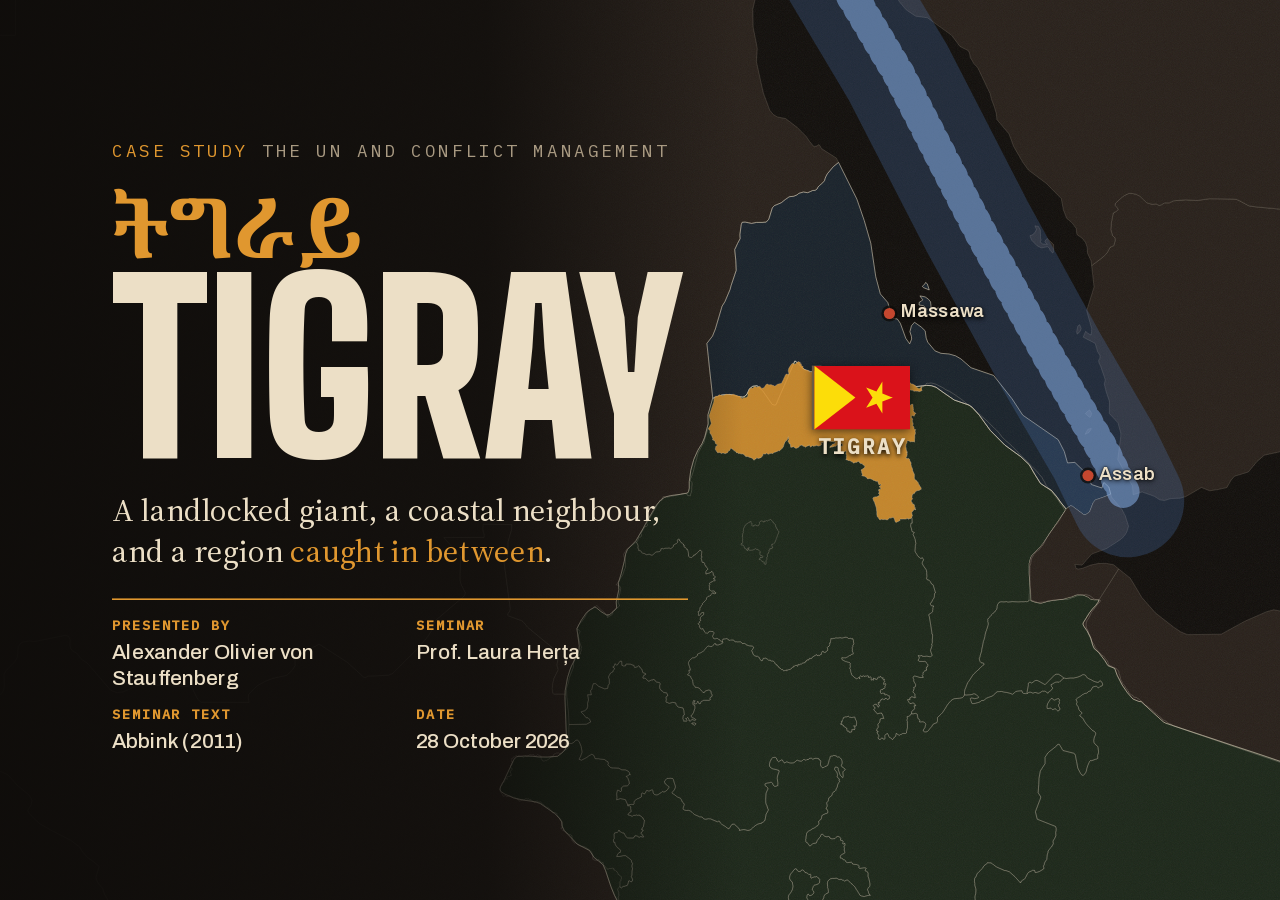
<file: index.html>
<!doctype html>
<html lang="en">
<head>
<meta charset="utf-8">
<meta name="viewport" content="width=device-width,initial-scale=1,viewport-fit=cover">
<title>Tigray — A Landlocked Giant</title>
<link rel="stylesheet" href="css/deck.css?v=1793143483">
<link rel="stylesheet" href="css/scene.css?v=1793198971">
</head>
<body>
<div id="viewport">
<div id="stage">
  <svg id="geo"></svg>
  <svg id="ink"></svg>
  <div id="layer"></div>
  <div id="grain"></div>
  <div id="rewind"><span>◀◀ 1889</span></div>

  <!-- PROLOGUE -->
  <section class="slide narrow cover" id="cover" data-title="Cover" data-at="0.0" data-hud="off">
    <div class="eyebrow"><span>Case study</span><span class="act">The UN and Conflict Management</span></div>
    <div class="titleblock">
      <div class="geez">ትግራይ</div>
      <h1>Tigray</h1>
    </div>
    <p class="sub">A landlocked giant, a coastal neighbour, and a region <em>caught in between</em>.</p>
    <div class="meta">
      <div><span>Presented by</span><b data-cfg="presenter"></b></div>
      <div><span>Seminar</span><b>Prof. Laura Herța</b></div>
      <div><span>Seminar text</span><b>Abbink (2011)</b></div>
      <div><span>Date</span><b data-cfg="date"></b></div>
    </div>
    <script type="application/json" class="scene">[
      {"reset":true,"view":[[33.2,8.6],[45.6,18.4]],"frame":"right","regions":1,"countries":{"Ethiopia":"fed","Eritrea":"eri"},"fillOpacity":0.16,"regionFill":{"Tigray":"tig"},"regionOpacity":0.9,"sea":true,"dim":0.05,
       "flags":[{"key":"tigray","at":[39.0,13.75],"big":true,"text":"Tigray"}],"markers":["assab","massawa"]}
    ]</script>
    <aside class="notes">
      The cover. Leave it on screen while people sit down; say nothing yet, or just your name and the course.
      First click goes to the cold open (23 September 2026).
    </aside>
  </section>

  <section class="slide cold bottom" id="cold" data-at="0.0" data-title="Cold open · 23 Sep 2026" data-hud="off">
    <div class="date">23 September 2026</div>
    <div class="line">Fighting resumes in northern Ethiopia.</div>
    <div class="line step dim">Airports in Axum, Shire and Mekelle are seized.</div>
    <div class="line step ochre">Four years after a peace deal.</div>
    <script type="application/json" class="scene">[
      {"view":"tigray","frame":"right2","regions":1,"zones":1,"regionFill":{"Tigray":"tig"},"regionOpacity":0.35,"year":"2026","markers":["mekelle","axum","shire"],"booms":["mekelle"]},
      {"booms":["mekelle","axum","shire"],"pulse":["mekelle","axum","shire"]},
      {"booms":["mekelle","axum","shire",{"at":"alamata","size":0.8}],"markers":["mekelle","axum","shire","alamata"]}
    ]</script>
    <aside class="notes">
      The date and Tigray are on screen from the start.
      SAY: "Twenty-third of September, this year. Fighting resumes in northern Ethiopia." (click) "The airports in Axum, Shire and Mekelle are seized." (click) "Four years after a peace deal that was supposed to end it."
      Pause on the explosions. "This is Tigray. And this is the second war here in six years."
    </aside>
  </section>

  <section class="slide narrow" id="route" data-at="1.0" data-title="The route">
    <div class="eyebrow"><span>Prologue</span><span class="act">The route</span></div>
    <h2>The route</h2>
    <div class="ulist route">
      <div class="r"><span class="y">1</span><p><b>The map</b>: three dilemmas</p></div>
      <div class="r"><span class="y">2</span><p><b>How we got here</b>: 1889 – 2018</p></div>
      <div class="r"><span class="y">3</span><p><b>2018</b>: the centre moves</p></div>
      <div class="r"><span class="y">4</span><p><b>War</b>: 2020 – 2022</p></div>
      <div class="r"><span class="y">5</span><p><b>Pretoria</b>: who sat, who did not</p></div>
      <div class="r"><span class="y">6</span><p><b>After Pretoria</b>: up to today</p></div>
      <div class="r"><span class="y">7</span><p><b>The pattern</b></p></div>
      <div class="r"><span class="y">8</span><p><b>The region</b>: who wants what</p></div>
      <div class="r"><span class="y">9</span><p><b>Conclusions</b>: an open question</p></div>
    </div>
    <script type="application/json" class="scene">[
      {"reset":true,"view":"horn","frame":"right","focus":["Ethiopia","Eritrea","Djibouti","Somalia","Somaliland","Sudan","Yemen"],"countries":{"Ethiopia":"fed","Eritrea":"eri"},"fillOpacity":0.25,"dim":0.35}
    ]</script>
    <aside class="notes">
      Thesis first, then the route in twenty seconds. Do not read the list.
      SAY: "Tigray, ትግራይ in Ge'ez script. My seminar text is Jon Abbink's 2011 article on ethnic federalism.
      My thesis in one sentence: the war in Tigray cannot be understood as a domestic war. Tigray sits exactly where three problems meet: a state of many nations, a giant that lost its sea, and a neighbour it does not trust.
      Nine short parts. First the map and three dilemmas. Then history: how we got here. Then 2018, the war, Pretoria, and what came after, up to this month. Then I name the pattern, I widen the camera to the region, and I end with a question rather than a solution."
    </aside>
  </section>

  <section class="slide narrow" id="board" data-at="1.4" data-title="The board">
    <div class="eyebrow"><span>Part 1</span><span class="act">The map</span></div>
    <h2>The Horn<br>of Africa</h2>
    <p class="lede step"><em>Ethiopia</em>: 130 million people. No coast since 1993.</p>
    <p class="lede step"><em>Eritrea</em>: about 3.5 million. The whole coast, with <em>Assab</em> and <em>Massawa</em>.</p>
    <p class="lede step"><em>Tigray</em>: Ethiopia's northern region, 6 million, wedged between Eritrea and Sudan.</p>
    <div class="vo step" data-s="4">Across the water: the <b>Red Sea</b>, about 12% of world trade.</div>
    <script type="application/json" class="scene">[
      {"reset":true,"view":"horn","frame":"right","focus":["Ethiopia","Eritrea","Djibouti","Somalia","Somaliland","Sudan","S. Sudan","Kenya","Yemen","Saudi Arabia","Egypt"],"polys":[{"id":"houthi","hatch":"hou"}],
       "flags":[{"key":"ethiopia","at":[37.2,7.3],"big":true,"text":"Ethiopia"},{"key":"eritrea","at":[37.3,16.7],"text":"Eritrea"},{"key":"sudan","at":[32.5,13.0],"text":"Sudan"},{"key":"somalia","at":[45.6,4.5],"text":"Somalia"},{"key":"somaliland","at":[46.9,9.6],"text":"Somaliland"},{"key":"yemen","at":[47.3,15.2],"text":"Yemen"},{"key":"houthi","at":[43.9,16.2],"text":"Houthis"},{"key":"djibouti","at":[42.6,11.3],"text":"Djibouti"},{"key":"saudi","at":[44.5,21.5],"text":"Saudi Arabia"}]},
      {"countries":{"Ethiopia":"fed"},"fillOpacity":0.4},
      {"countries":{"Ethiopia":"fed","Eritrea":"eri"},"markers":["assab","massawa"],"pulse":["assab","massawa"]},
      {"pulse":[],"regions":1,"regionFill":{"Tigray":"tig"},"regionOpacity":0.85,"markers":["mekelle","addis","assab","massawa"]},
      {"sea":true,"arrows":[{"id":"trade","from":[33.0,27.5],"to":[44.2,11.9],"kind":"support","color":"sky","bend":0.08,"label":"Suez ⇄ Asia","labelAt":0.3}]}
    ]</script>
    <aside class="notes">
      Three actors, one sea. Say the numbers slowly.
      SAY: "Ethiopia: about 130 million people, the second most populous country in Africa. Since 1993 it has no coast at all.
      Eritrea: about three and a half million, nobody knows exactly because there has never been a census. It holds the whole coast, about a thousand kilometres, with two ports: Assab in the south and Massawa in the north.
      Tigray: Ethiopia's northern region, about six million people, wedged between Eritrea and Sudan.
      And across the water, the Red Sea, from Suez to Bab el-Mandeb, about 12% of world trade. Remember the blue line. Every time it lights up, the sea is the reason."
    </aside>
  </section>

  <section class="slide narrow" id="nations" data-at="2.1" data-title="Dilemma 1 · one state or many nations?" data-cycle>
    <div class="disclaimer">Bubbles paraphrase public positions · source under each · photos: Wikimedia Commons</div>
    <div class="eyebrow"><span>Part 1</span><span class="act">Dilemma 1</span></div>
    <h2>One state,<br>many nations?</h2>
    <p class="lede step"><em>Over 80 peoples</em>. Oromo ~35%, Amhara ~27%, Somali and Tigrayans ~6% each.</p>
    <p class="lede step">Since 1991 every region is an ethnic <em>homeland</em>, with its own government and police.</p>
    <p class="lede step">The question is old: students asked it in <em>1969</em>. Every regime answered it by force.</p>
    <div class="vo step" data-s="4">Whoever holds the centre <b>holds the state</b>.</div>
    <script type="application/json" class="scene">[
      {"reset":true,"view":"ethiopia","frame":"right","regions":1,"regionOpacity":0.15,
       "cycle":{"n":"Dilemma 1","title":"a state of many nations","on":[1],"now":1}},
      {"regionFill":{"Tigray":"tig","Amhara":"amh","Oromia":"lichen","Somali":"sky","Afar":"gold","SNNPR":"rose","Beneshangul Gumu":"teal","Gambela":"violet"},"regionOpacity":0.55,
       "labels":[{"text":"Oromo ~35%","at":[38.6,7.6]},{"text":"Amhara ~27%","at":[38.0,11.3]},{"text":"Somali ~6%","at":[43.8,7.0]},{"text":"Tigrayans ~6%","at":[38.9,13.8]}]},
      {"labels":[{"text":"Tigray","at":[38.9,13.8]},{"text":"Afar","at":[40.9,12.2]},{"text":"Amhara","at":[38.0,11.3]},{"text":"Oromia","at":[38.6,7.6]},{"text":"Somali","at":[43.8,7.0]},{"text":"SNNP","at":[36.6,6.3]}]},
      {"labels":[],"tokens":[{"id":"walleligne","at":"addis"}],
       "bubbles":[{"who":"walleligne","text":"Ethiopia is not really one nation. It is made up of a dozen nationalities.","src":"Walleligne Makonnen, 'On the Question of Nationalities in Ethiopia', 1969 (paraphrase)","pos":"bottom","w":360}]},
      {"bubbles":[],"tokens":[],"regionOpacity":0.75}
    ]</script>
    <aside class="notes">
      Dilemma 1. Introduce the box in the corner: "we collect four conditions as we go".
      SAY: "First dilemma: is Ethiopia one state, or a conglomerate of nations? More than eighty peoples. In the last census, 2007, the Oromo were about 35%, the Amhara about 27%, Somali and Tigrayans about 6% each.
      Since 1991 the map follows ethnicity: each region is the homeland of one people, with its own government and its own police.
      The question is old. In 1969 a student, Walleligne Makonnen, wrote that Ethiopia was not one nation but a dozen nationalities: 'the national question'. Every regime since answered it by force: the emperor by assimilation, the military junta by terror, the TPLF by ethnic federalism.
      The consequence: whoever holds the centre holds the state, and the others wait, or rebel. Watch the box in the corner: this is the first of four conditions we will collect."
    </aside>
  </section>

  <section class="slide narrow" id="landlocked" data-at="3.0" data-title="Dilemma 2 · a giant without a sea" data-cycle>
    <div class="disclaimer">Bubbles paraphrase public positions · source under each · photos: Wikimedia Commons</div>
    <div class="eyebrow"><span>Part 1</span><span class="act">Dilemma 2</span></div>
    <h2>A giant<br>without a sea</h2>
    <p class="lede step">1993: Eritrea's independence takes <em>the whole coast</em>.</p>
    <p class="lede step">Today over <em>90%</em> of Ethiopia's trade runs through one port: <em>Djibouti</em>.</p>
    <p class="lede step">One corridor, high fees, no leverage: the sea becomes a <em>security</em> question.</p>
    <script type="application/json" class="scene">[
      {"reset":true,"view":"hornN","frame":"right","countries":{"Ethiopia":"fed"},"fillOpacity":0.3,
       "cycle":{"n":"Dilemma 2","title":"a giant without a sea","on":[1,2],"now":2}},
      {"countries":{"Ethiopia":"fed","Eritrea":"eri"},"fillOpacity":0.35,"sea":true,"markers":["assab","massawa"],"pulse":["assab","massawa"]},
      {"pulse":["djibouti"],"markers":["addis","djibouti","assab","massawa"],
       "arrows":[{"id":"dj","from":"addis","to":"djibouti","kind":"support","color":"gold","width":5,"label":"90% of trade","labelAt":0.5,"bend":-0.1}]},
      {"pulse":[],"tokens":[{"id":"abiy","at":"addis"}],
       "bubbles":[{"who":"abiy","text":"Sea access is a legal, historical and existential question.","src":"Abiy, parliament, Oct 2025","pos":"top","w":330}]},
      {"bubbles":[]}
    ]</script>
    <aside class="notes">
      Dilemma 2, from Woldemariam (HORN Bulletin, Jan–Feb 2026), the landlocked-state lens.
      SAY: "Second dilemma: a giant without a sea. In 1993 Eritrea became independent and took the whole coast with it.
      Today more than 90% of Ethiopia's foreign trade goes through one port, Djibouti. Woldemariam lists what that means: high logistics costs, exposure to one single corridor, and no leverage over the fees.
      So port access stops being a trade issue and becomes a core national security issue. Abiy says it openly: sea access is a 'legal, historical and existential' question. That is condition two in the box."
    </aside>
  </section>

  <section class="slide narrow" id="threeways" data-at="3.7" data-title="How landlocked states think" data-cycle>
    <div class="eyebrow"><span>Part 1</span><span class="act">How landlocked states think</span></div>
    <h2>Three ways<br>to think</h2>
    <div class="dossier">
      <div class="row step"><div class="k">1 · Vulnerability</div><p>The neighbour with the port holds your <em>lifeline</em>. Every closure is a threat.</p></div>
      <div class="row step"><div class="k">2 · Adaptation</div><p>Many partners, many ports: Djibouti, Berbera, Port Sudan, Assab.</p></div>
      <div class="row step"><div class="k">3 · Interdependence</div><p>Shared corridors and rules, so that <em>no single neighbour</em> can close the door.</p></div>
    </div>
    <div class="vo step" data-s="4">Switzerland, Botswana: <b>rules</b>. Afghanistan, Armenia: <b>isolation</b>.</div>
    <script type="application/json" class="scene">[
      {"reset":true,"view":[[33,6],[49,20.5]],"frame":"right","countries":{"Ethiopia":"fed"},"fillOpacity":0.3,"sea":true,"markers":["addis"],
       "cycle":{"n":"Dilemma 2","title":"how a landlocked state thinks","on":[1,2]}},
      {"markers":["addis","djibouti"],"pulse":["djibouti"],
       "arrows":[{"id":"dj","from":"addis","to":"djibouti","kind":"support","color":"gold","width":5,"bend":-0.1}]},
      {"pulse":[],"markers":["addis","djibouti","berbera","portsudan","assab"],
       "arrows":[{"id":"dj","from":"addis","to":"djibouti","kind":"support","color":"gold","width":5,"bend":-0.1},{"id":"b","from":"addis","to":"berbera","kind":"move","color":"gold","bend":0.12},{"id":"p","from":"addis","to":"portsudan","kind":"move","color":"gold","bend":-0.1},{"id":"a","from":"addis","to":"assab","kind":"claim","color":"oxide","bend":-0.18}]},
      {"arrows":[{"id":"dj","from":"addis","to":"djibouti","kind":"support","color":"sky","width":4,"bend":-0.1},{"id":"a","from":"addis","to":"assab","kind":"support","color":"sky","width":4,"bend":-0.18},{"id":"b","from":"addis","to":"berbera","kind":"support","color":"sky","width":4,"bend":0.12}],
       "labels":[{"text":"shared corridors?","at":[43.4,8.2],"color":"sky"}]},
      {}
    ]</script>
    <aside class="notes">
      The framework of the article: Mahdi (2021), "Security and foreign policy of landlocked states", as used by Woldemariam (2026, pp. 2–3).
      SAY: "How does a state without a sea think? Woldemariam uses a framework by Mahdi, with three structural conditions.
      One, vulnerability: you depend on a transit neighbour; whoever has the port holds your lifeline, so every closure feels like a threat.
      Two, adaptation: you diversify, many partners, many ports. Ethiopia has tried Djibouti, Berbera in Somaliland, Port Sudan, Lamu in Kenya, and Assab.
      Three, interdependence: you build shared corridors and rules, so that no single neighbour can close the door.
      The comparisons in the article: Switzerland and Botswana made it work through institutions and interdependence. Afghanistan and Armenia show the other path: instability at home and nationalist narratives, which deepen vulnerability and isolation.
      Keep the question for later: which path is Ethiopia on?"
    </aside>
  </section>

  <section class="slide narrow" id="twostates" data-at="4.5" data-title="Two states, two logics">
    <div class="eyebrow"><span>Part 1</span><span class="act">Ethiopia and Eritrea</span></div>
    <h2>Two logics</h2>
    <table class="vs">
      <tr><th></th><th>Ethiopia</th><th>Eritrea</th></tr>
      <tr class="step"><td class="k">People</td><td>130 million</td><td>about 3.5 million</td></tr>
      <tr class="step"><td class="k">Sea</td><td>none</td><td>the whole coast</td></tr>
      <tr class="step"><td class="k">Regime</td><td>a federation; Abiy's party dominates</td><td>one party, no national election, Isaias since 1991</td></tr>
      <tr class="step"><td class="k">Logic</td><td>many partners, trade, integration</td><td>security first; the ports are leverage</td></tr>
    </table>
    <div class="vo step" data-s="5">For Ethiopia the coast is a <b>lifeline</b>. For Eritrea it is <b>leverage</b>.</div>
    <script type="application/json" class="scene">[
      {"reset":true,"view":"hornN","frame":"right","countries":{"Ethiopia":"fed","Eritrea":"eri"},"fillOpacity":0.15},
      {"fillOpacity":0.4},
      {"sea":true,"markers":["assab","massawa"],"pulse":["assab","massawa"]},
      {"pulse":[],"tokens":[{"id":"abiy","at":"addis"},{"id":"isaias","at":"asmara"}]},
      {"arrows":[{"id":"dj","from":"addis","to":"djibouti","kind":"support","color":"gold","bend":-0.1}],"markers":["assab","massawa","djibouti"]},
      {"tokens":[{"id":"isaias","at":"asmara"}]}
    ]</script>
    <aside class="notes">
      The asymmetry, row by row (Woldemariam 2026, pp. 4–7).
      SAY: "Two states, two logics. People: 130 million against about three and a half. Sea: none against the whole coast.
      Regime: Ethiopia is a federation with real bureaucracies, even if Abiy's Prosperity Party dominates. Eritrea is a one-party state; there has never been a national election; Isaias Afwerki has ruled since 1991, decisions are personal.
      Logic: Ethiopia looks for many partners, trade and regional integration. Eritrea thinks security first; Woldemariam calls it securitised and zero-sum. Its ports are its leverage, the one card that compensates for being small. Opening them fully would also mean transparency and economic opening, a risk for the regime.
      So: for Ethiopia the coast is a lifeline. For Eritrea it is leverage."
    </aside>
  </section>

  <section class="slide narrow" id="mistrust" data-at="5.3" data-title="Dilemma 3 · built-in mistrust" data-cycle>
    <div class="eyebrow"><span>Part 1</span><span class="act">Dilemma 3</span></div>
    <h2>Built-in<br>mistrust</h2>
    <p class="lede step"><span class="k">Asmara remembers</span>Annexation in 1962, thirty years of war, the border war of 1998.</p>
    <p class="lede step"><span class="k">Addis fears</span>An Eritrea that arms its rebels and holds the door to the sea.</p>
    <p class="lede step"><span class="k">The trap</span>Each side reads the other's defence as an attack.</p>
    <div class="vo step" data-s="4">Every peace so far was made <b>between leaders, not institutions</b>.</div>
    <script type="application/json" class="scene">[
      {"reset":true,"view":"hornN","frame":"right","countries":{"Ethiopia":"fed","Eritrea":"eri"},"fillOpacity":0.25,
       "tokens":[{"id":"abiy","at":"addis"},{"id":"isaias","at":"asmara"}],
       "cycle":{"n":"Dilemma 3","title":"a neighbour it cannot trust","on":[1,2,3],"now":3}},
      {"tokens":[{"id":"abiy","at":"addis"},{"id":"isaias","at":"asmara","glow":true}],"labels":[{"text":"1962 · 1961–91 · 1998","at":[38.4,17.2],"color":"eri"}]},
      {"labels":[],"tokens":[{"id":"abiy","at":"addis","glow":true},{"id":"isaias","at":"asmara"}],"markers":["assab"],"pulse":["assab"],
       "arrows":[{"id":"rb","from":"asmara","to":[38.0,12.0],"kind":"support","color":"eri","label":"rebels","labelAt":0.6,"bend":0.2}]},
      {"arrows":[],"pulse":[],"links":[{"a":"abiy","b":"isaias","kind":"enemy","label":"mistrust"}]},
      {}
    ]</script>
    <aside class="notes">
      Dilemma 3 (Woldemariam 2026, pp. 5 and 7–8: misperception, proxy politics, historical memory).
      SAY: "Third dilemma: a neighbour Ethiopia cannot trust, and who cannot trust Ethiopia.
      Asmara remembers: the annexation of 1962, thirty years of war against Ethiopian regimes, and the border war of 1998 under a Tigrayan-led government.
      Addis fears: an Eritrea that arms Ethiopian rebels, and that holds the door to the sea.
      The trap, in the article's words: misperception. Each side reads the other's defensive moves as aggression. When Ethiopia looks for ports, Asmara sees encirclement; when Asmara builds alliances, Addis sees revisionism.
      And every peace so far was personal, between leaders, without joint commissions or legal guarantees. That is condition three."
    </aside>
  </section>

  <section class="slide narrow" id="hinge" data-at="6.0" data-title="Why Tigray?" data-cycle>
    <div class="eyebrow"><span>Part 1</span><span class="act">Where Tigray fits</span></div>
    <h2>Why<br>Tigray?</h2>
    <p class="lede step" data-s="1" data-u="2"><span class="k">The frontier</span>The central border with Eritrea runs along Tigray: <em>Badme, Zalambessa, Irob</em>.</p>
    <p class="lede step" data-s="2" data-u="3"><span class="k">The back door</span>Its west touches <em>Sudan</em>: farmland, refugees, guns.</p>
    <p class="lede step" data-s="3" data-u="4"><span class="k">The army</span>The TPLF ruled Ethiopia for 27 years and still has <em>its own army</em>.</p>
    <p class="lede step" data-s="4"><span class="k">The enemy</span>For Asmara, an armed TPLF is not a party. It is an <em>existential threat</em>.</p>
    <div class="vo step" data-s="5">Tigray sits on <b>all three dilemmas</b> at once.</div>
    <script type="application/json" class="scene">[
      {"reset":true,"view":"border","frame":"right","regions":1,"zones":1,"regionFill":{"Tigray":"tig"},"regionOpacity":0.45,"countries":{"Eritrea":"eri"},"fillOpacity":0.25,
       "cycle":{"n":"Tigray","title":"where the dilemmas meet","on":[1,2,3]}},
      {"markers":["badme","zalambessa","irob","mekelle"],"pulse":["badme","zalambessa","irob"]},
      {"pulse":["humera"],"markers":["humera","mekelle"],"zoneHatch":{"Western":"amh"},"labels":[{"text":"Sudan","at":[35.9,14.4],"color":"sand"}]},
      {"pulse":[],"zoneHatch":{},"labels":[],"markers":["mekelle"],"tokens":[{"id":"tplf","at":"mekelle"}]},
      {"tokens":[{"id":"tplf","at":"mekelle"},{"id":"isaias","at":"asmara"}],"links":[{"a":"isaias","b":"tplf","kind":"enemy","label":"existential"}]},
      {}
    ]</script>
    <aside class="notes">
      Position Tigray in the picture. One reason per click.
      SAY: "So why does Tigray matter so much? Four reasons.
      The frontier: the central stretch of the Ethiopia–Eritrea border runs along Tigray: Badme, Zalambessa, Irob. Every border war is fought here.
      The back door: in the west, Tigray touches Sudan, with fertile farmland, refugee routes and, in wartime, supply routes.
      The army: the TPLF, the Tigray People's Liberation Front, ruled all of Ethiopia for 27 years, and it still has its own army.
      The enemy: Woldemariam writes that for Asmara the TPLF is not just a domestic Ethiopian party but an existential security threat.
      So Tigray sits on all three dilemmas at once: who owns the state, who gets the sea, and who trusts whom. But why 'existential'? Let's look from Asmara."
    </aside>
  </section>

  <section class="slide narrow" id="asmara" data-title="Why the TPLF is existential for Asmara" data-at="5.0" data-cycle>
    <div class="eyebrow"><span>Part 1</span><span class="act">Asmara's view</span></div>
    <h2>Why<br>existential?</h2>
    <div class="trap2">
      <div class="it step" data-s="1"><h4><span>1 ·</span> Memory</h4><p class="step" data-s="1" data-u="2">The TPLF ran the state that fought Eritrea in 1998, kept Badme and lobbied for UN sanctions.</p></div>
      <div class="it step" data-s="2"><h4><span>2 ·</span> Next door</h4><p class="step" data-s="2" data-u="3">An organised army right on the border, about 100 km from Asmara.</p></div>
      <div class="it step" data-s="3"><h4><span>3 ·</span> The regime</h4><p class="step" data-s="3" data-u="4">TPLF-era Addis hosted Eritrean opposition groups. Isaias fears a Tigray that could topple him.</p></div>
      <div class="it red step" data-s="4"><h4><span>4 ·</span> Same people</h4><p class="step" data-s="4" data-u="5">Tigrinya speakers live on both sides. A strong Tigray competes for the same people and the same past.</p></div>
    </div>
    <div class="vo step" data-s="5">Not a rival party: <b>a rival state next door</b>.</div>
    <script type="application/json" class="scene">[
      {"reset":true,"view":"border","frame":"right","regions":1,"regionFill":{"Tigray":"tig"},"regionOpacity":0.4,"countries":{"Eritrea":"eri"},"fillOpacity":0.25,"markers":["asmara","mekelle"],
       "tokens":[{"id":"isaias","at":"asmara"}],"cycle":{"n":"Asmara","title":"why the TPLF is existential","on":[1,2,3],"now":3}},
      {"booms":["badme"],"markers":["asmara","mekelle","badme"],"labels":[{"text":"1998–2000 · Badme","at":[37.0,14.8],"color":"oxide"}]},
      {"booms":[],"labels":[{"text":"~100 km","at":[39.9,14.95],"color":"ochre"}],"markers":["asmara","mekelle","zalambessa"],"pulse":["zalambessa"],
       "tokens":[{"id":"isaias","at":"asmara"},{"id":"tplf","at":"mekelle"}]},
      {"pulse":[],"labels":[],"markers":["mekelle"],"tokens":[{"id":"isaias","at":"asmara","glow":true},{"id":"tplf","at":"mekelle"}],
       "arrows":[{"id":"rc","from":"@tplf","to":"@isaias","kind":"claim","color":"oxide","label":"regime change?","labelAt":0.5,"bend":0.25}]},
      {"arrows":[],"tokens":[{"id":"isaias","at":"asmara"},{"id":"tplf","at":"mekelle"}],"regionOpacity":0.6,
       "labels":[{"text":"Tigrinya speakers","at":[39.0,14.55],"color":"tig","cls":"big"}]},
      {"labels":[],"links":[{"a":"isaias","b":"tplf","kind":"enemy","label":"existential"}]}
    ]</script>
    <aside class="notes">
      The question everyone asks: why would Isaias fear a regional party in a neighbouring country? Four reasons, one per click. Woldemariam (2026, p. 7): for Asmara the TPLF is "not merely a domestic Ethiopian political adversary but an existential security threat whose resurgence could jeopardise Eritrea's sovereignty".
      1) Memory: "The TPLF ran the government that fought Eritrea from 1998 to 2000, refused to hand over Badme after the 2002 ruling, and lobbied hard for the UN sanctions of 2009. For Asmara, the TPLF is the enemy of the last war."
      2) Next door: "It is not a party far away in the capital. It is an organised army right on the border, about a hundred kilometres from Asmara."
      3) The regime: "When the TPLF ran Addis, Ethiopia hosted Eritrean opposition groups. Isaias's regime has no elections and no constitution in force; its legitimacy rests on defending the nation. A strong, hostile Tigray is the one force nearby that could help topple him."
      4) Same people: "Tigrinya speakers live on both sides of the border, with a shared language, church and history. A strong Tigray competes for the same people and the same past; Eritrean nationalism was built on being different from Ethiopia."
      Land it: "So for Isaias, an armed TPLF is not a rival party. It is a rival state next door. That explains 2020, when he fought it, and also 2025, when he allied with it: the goal is always to control what Tigray does."
    </aside>
  </section>

  <section class="slide narrow" id="roots" data-at="6.8" data-title="1889–1896 · an empire by conquest" data-transition="rewind" data-transition-text="◀◀ 1889" data-cycle>
    <div class="eyebrow"><span>Part 2 · How we got here</span><span class="act">1889 – 1896</span></div>
    <h2>An empire<br>by conquest</h2>
    <p class="lede step"><em>Menelik II</em> conquers the south, east and west. Today's borders are drawn by force.</p>
    <p class="lede step">Italy takes the coast in 1890 and calls it <em>Eritrea</em>. Ethiopia beats Italy at <em>Adwa</em>, 1896.</p>
    <script type="application/json" class="scene">[
      {"reset":true,"past":true,"view":"horn","frame":"right","year":"1889","focus":["Ethiopia","Eritrea","Somalia","Somaliland","Djibouti","Sudan","Kenya"],
       "cycle":{"n":"1890s","title":"an empire by conquest","on":[1],"now":1}},
      {"countries":{"Ethiopia":"flag:ethiopia_empire"},"fillOpacity":0.35,"tokens":[{"id":"menelik","at":"shewa"}],"year":"1900",
       "arrows":[{"id":"m1","from":"@menelik","to":[37.4,6.2],"kind":"attack","color":"gold","label":"south"},{"id":"m2","from":"@menelik","to":[42.6,8.3],"kind":"attack","color":"gold","label":"east","bend":-0.15},{"id":"m3","from":"@menelik","to":[35.2,8.4],"kind":"attack","color":"gold","label":"west","bend":0.15}]},
      {"view":"hornN","year":"1896","tokens":[],"arrows":[],
       "countries":{"Ethiopia":"flag:ethiopia_empire","Eritrea":"flag:italy"},"fillOpacity":0.45,
       "flags":[{"key":"italy","at":[38.0,16.9],"text":"Italian Eritrea"}],"booms":["adwa"],"markers":["adwa"],"labels":[{"text":"Adwa 1896: Italy defeated","at":[40.6,13.4],"color":"gold"}],
       "cycle":{"n":"1890s","title":"the coast becomes Italian","on":[1,2],"now":2}}
    ]</script>
    <aside class="notes">
      Rewind effect. Warm, faded colours mean: we are in the past.
      SAY: "1889. Menelik II, emperor from the central province of Shewa, conquers the south, the east and the west. The empire doubles. Today's borders are drawn by conquest, and the conquered peoples, Oromo, Somali, the peoples of the south, are ruled from an Amharic-speaking centre. That is the root of dilemma one.
      At the same time Italy takes the coast and calls it Eritrea: the root of dilemma two. In 1896 Ethiopia crushes Italy at Adwa, which is why it was never a colony. But Eritrea lives fifty years apart, as an Italian colony, with its own identity. (Mussolini occupies Ethiopia in 1936; the British drive the Italians out in 1941.)"
    </aside>
  </section>

  <section class="slide narrow" id="cycle1" data-at="7.4" data-title="1950 – 1962 · the UN federation" data-cycle>
    <div class="eyebrow"><span>Part 2</span><span class="act">1950 – 1962</span></div>
    <h2>The UN<br>draws a line</h2>
    <p class="lede step">1950: the UN (<em>Res. 390 A</em>) federates Eritrea with Ethiopia. The emperor gets <em>his coast</em>.</p>
    <p class="lede step">Eritreans are never asked in a vote.</p>
    <p class="lede step">1962: the emperor annexes Eritrea. <em>The UN says nothing.</em></p>
    <div class="vo step" data-s="4">The first <b>empty chair</b>, and the birth of the mistrust.</div>
    <script type="application/json" class="scene">[
      {"reset":true,"past":true,"view":"hornN","frame":"right","year":"1950","focus":["Ethiopia","Eritrea","Sudan","Djibouti","Yemen"],"countries":{"Ethiopia":"flag:ethiopia_empire"},"hatchCountries":{"Eritrea":"eri"},"fillOpacity":0.45,
       "cycle":{"n":"1950","title":"the UN federation","on":[1]}},
      {"tokens":[{"id":"un_old","at":[44.6,17.6]}],"labels":[{"text":"Federation","at":[38.6,16.6],"color":"eri"}],"arrows":[{"id":"fed","from":"@un_old","to":[38.4,15.6],"kind":"support","color":"sky","bend":-0.2}],"sea":true,
       "cycle":{"n":"1950","title":"the emperor gets a coast","on":[1,2],"now":2}},
      {"dim":0.4,"tokens":[],"arrows":[],"labels":[],"table":{"at":{"x":0.74,"y":0.6},"title":"Who decides Eritrea's future?","seats":[{"who":"un_old","label":"UN"},{"who":"haile_selassie","label":"Emperor"},{"who":"us_old","label":"US, UK"},{"empty":true,"hl":true,"label":"Eritreans"}]},
       "cycle":{"n":"1950","title":"the first empty chair","on":[1,2,4],"now":4}},
      {"dim":0,"table":null,"year":"1962","hatchCountries":{},"countries":{"Ethiopia":"flag:ethiopia_empire","Eritrea":"flag:ethiopia_empire"},"labels":[{"text":"Annexed","at":[38.6,16.6],"color":"oxide","cls":"big"}],
       "tokens":[{"id":"un_old","at":[44.6,17.6],"struck":true,"role":"no reaction"},{"id":"haile_selassie","at":"addis"}],
       "cycle":{"n":"1962","title":"annexation","on":[1,2,3,4],"now":3}},
      {}
    ]</script>
    <aside class="notes">
      Course hook: the UN's first decision on this conflict.
      SAY: "1950: the UN General Assembly, Resolution 390 A, decides that the former Italian colony becomes an autonomous Eritrea federated with Ethiopia, with its own parliament. Emperor Haile Selassie had lobbied for exactly this: it gave his empire a coast.
      Look at who sits at the table: the UN, the emperor, the great powers; the Americans wanted a listening base in Asmara. Eritreans never voted. The first empty chair.
      1962: the emperor dissolves the Eritrean parliament and annexes Eritrea. The UN, which built the arrangement, says nothing. This is where Eritrean mistrust is born: all four conditions are already on the board."
    </aside>
  </section>

  <section class="slide narrow" id="derg" data-at="8.1" data-title="1961 – 1993 · thirty years of war" data-cycle>
    <div class="eyebrow"><span>Part 2</span><span class="act">1961 – 1993</span></div>
    <h2>Thirty years<br>of war</h2>
    <p class="lede step">1974: a military junta, the <em>Derg</em>, topples the emperor. Terror, famine, Soviet arms.</p>
    <p class="lede step">Eritrean and Tigrayan guerrillas fight it: the <em>EPLF</em> and the <em>TPLF</em>.</p>
    <p class="lede step">1991 they win. 1993: Eritrea is independent. <em>Ethiopia loses the sea.</em></p>
    <script type="application/json" class="scene">[
      {"reset":true,"past":true,"view":"hornN","frame":"right","year":"1961","focus":["Ethiopia","Eritrea","Sudan","Djibouti","Somalia","Yemen"],"countries":{"Ethiopia":"flag:ethiopia_empire","Eritrea":"flag:ethiopia_empire"},"fillOpacity":0.4,
       "cycle":{"n":"1961–91","title":"thirty years of war","on":[1,2,3,4]}},
      {"year":"1977","countries":{"Ethiopia":"flag:derg","Eritrea":"flag:derg"},
       "tokens":[{"id":"mengistu","at":"addis","glow":true},{"id":"ussr","at":[44.5,13.0]}],
       "arrows":[{"id":"sov","from":"@ussr","to":"@mengistu","kind":"support","color":"flag:ussr","label":"arms + Cuban troops"}]},
      {"year":"1975–91","arrows":[],"booms":[{"at":[38.5,15.9],"size":0.8},{"at":[38.9,13.6],"size":0.7}],"hatchCountries":{"Eritrea":"eri"},"regions":1,"regionHatch":{"Tigray":"tig"},
       "tokens":[{"id":"mengistu","at":"addis"},{"id":"eplf","at":[37.6,16.2],"small":true},{"id":"tplf","at":[38.4,13.6],"small":true}]},
      {"year":"1993","booms":[],"hatchCountries":{},"regionHatch":{},"regions":0,"countries":{"Ethiopia":"fed","Eritrea":"eri"},
       "tokens":[{"id":"mengistu","at":"addis","struck":true,"role":"flees 1991"},{"id":"eplf","at":[37.6,16.2],"small":true},{"id":"tplf","at":[38.4,13.6],"small":true}],
       "flags":[{"key":"eritrea","at":[39.6,16.8],"text":"Eritrea 1993"}],"markers":["assab","massawa"],"pulse":["assab","massawa"],"sea":true,
       "cycle":{"n":"1993","title":"the sea is gone","on":[1,2,3,4],"now":2}}
    ]</script>
    <aside class="notes">
      Keep it fast: this is the bridge to 1991.
      SAY: "Who keeps the annexation alive? Outside patrons. First the Americans, with their base in Asmara and arms for the emperor. In 1974 a military junta, the Derg, overthrows the emperor; from 1977 the Soviet Union arms Mengistu's regime, with Cuban troops. The patron changes, the war does not. Terror, and the famine of 1984.
      Two guerrilla fronts fight the Derg: the EPLF in Eritrea, the TPLF in Tigray. They are allies, but uneasy ones; they quarrel in the 1980s over strategy and borders. Remember that: the seed of a later mistrust.
      1991: they win. Mengistu flees. 1993: Eritreans vote 99.8% for independence, observed by the UN. Ethiopia becomes a country without a coast."
    </aside>
  </section>

  <section class="slide narrow" id="top1991" data-at="8.7" data-title="1991 · Tigray at the top" data-cycle>
    <div class="eyebrow"><span>Part 2</span><span class="act">1991 – 2018</span></div>
    <h2>Tigray<br>at the top</h2>
    <p class="lede step">The TPLF, from a region of 6%, leads the coalition that rules Ethiopia for 27 years: the <em>EPRDF</em>.</p>
    <p class="lede step">It accepts Eritrea's independence. Ethiopia becomes <em>landlocked</em> under a Tigrayan-led government.</p>
    <p class="lede step">It redraws the map by <em>ethnicity</em> (Art. 39: every people may <em>secede</em>).</p>
    <div class="vo step" data-s="4">Nationalists still blame the TPLF <b>for losing the sea</b>.</div>
    <script type="application/json" class="scene">[
      {"reset":true,"past":true,"view":"ethiopia","frame":"right","year":"1991","regions":1,"regionFill":{"Tigray":"tig"},"regionOpacity":0.5,"markers":["mekelle","addis"],
       "cycle":{"n":"1991","title":"Tigray at the top","on":[1],"now":1}},
      {"tokens":[{"id":"meles","at":"addis"}],"arrows":[{"id":"up","from":"mekelle","to":"@meles","kind":"move","color":"tig","label":"TPLF → Addis","labelAt":0.5,"bend":0.15}]},
      {"arrows":[],"countries":{"Eritrea":"eri"},"fillOpacity":0.4,"markers":["mekelle","addis","assab"],"pulse":["assab"],"year":"1993",
       "cycle":{"n":"1993","title":"a landlocked Ethiopia","on":[1,2],"now":2}},
      {"pulse":[],"year":"1995","regionFill":{"Tigray":"tig","Amhara":"amh","Oromia":"lichen","Somali":"sky","Afar":"gold","SNNPR":"rose","Beneshangul Gumu":"teal","Gambela":"violet","Hareri":"sand","Dire Dawa":"sand","Addis Ababa":"sand"},"regionOpacity":0.55,
       "labels":[{"text":"Tigray","at":[38.9,13.8]},{"text":"Afar","at":[40.9,12.2]},{"text":"Amhara","at":[38.0,11.3]},{"text":"Oromia","at":[38.6,7.6]},{"text":"Somali","at":[43.8,7.0]},{"text":"SNNP","at":[36.6,6.3]}],
       "tokens":[{"id":"meles","at":"addis"},{"id":"olf","at":[37.0,8.6],"small":true,"struck":true,"role":"walks out 1992"}],
       "cycle":{"n":"1995","title":"ethnic federalism","on":[1,2,4],"now":4}},
      {}
    ]</script>
    <aside class="notes">
      The key fact of Part 2: a minority at the top of a landlocked state.
      SAY: "1991. The TPLF, a front from a region with about 6% of the population, leads the coalition that takes power in Addis: the EPRDF. Its leader, Meles Zenawi, rules Ethiopia until his death in 2012, and the TPLF dominates the security apparatus until 2018.
      It accepts Eritrea's independence; the EPLF were its wartime allies. So Ethiopia becomes landlocked under a Tigrayan-led government. Ethiopian nationalists, and in 2023 Abiy himself, called giving up the coast a historic mistake.
      And it answers the national question by redrawing the country by ethnicity: nine regions, and Article 39, the right of every 'nation, nationality and people' to secede. Empty chair again: in 1992 the Oromo Liberation Front, speaking for the largest group, walks out of the transition.
      Ethiopia's dilemmas now have a Tigrayan face."
    </aside>
  </section>

  <section class="slide narrow" id="trap" data-at="9.5" data-title="Abbink 2011 · the federalism trap" data-cycle>
    <div class="eyebrow"><span>Part 2 · The seminar text</span><span class="act">Abbink 2011</span></div>
    <h2>The federalism<br>trap</h2>
    <div class="trap2">
      <div class="it step" data-s="1"><h4><span>1 ·</span> Containers</h4><p class="step" data-s="1" data-u="2">Each people owns a territory. Every border becomes a prize, like Western Tigray's farmland.</p></div>
      <div class="it step" data-s="2"><h4><span>2 ·</span> One lock</h4><p class="step" data-s="2" data-u="3">One party runs every region. Federal on paper, "more like a unitary state" (p. 602).</p></div>
      <div class="it step" data-s="3"><h4><span>3 ·</span> A right that sleeps</h4><p class="step" data-s="3" data-u="4">Art. 39 is "vacuous" while the centre is strong (p. 605). The West pays the regime.</p></div>
      <div class="it red step" data-s="4"><h4><span>4 ·</span> If the lock breaks?</h4><p class="step" data-s="4" data-u="5">Every container has its own government, its own police, and a right to leave.</p></div>
    </div>
    <div class="vo step" data-s="5">A federation that works only <b>while one party holds the key</b>.</div>
    <script type="application/json" class="scene">[
      {"reset":true,"past":true,"view":"ethiopia","frame":"right","regions":1,"regionFill":{"Tigray":"tig","Amhara":"amh","Oromia":"lichen","Somali":"sky","Afar":"gold","SNNPR":"rose","Beneshangul Gumu":"teal","Gambela":"violet"},"regionOpacity":0.25,"year":"2011",
       "cycle":{"n":"Abbink","title":"the federalism trap","on":[1]}},
      {"regionOpacity":0.6,"zones":1,"zoneHatch":{"Western":"amh"},"booms":[{"at":[42.0,8.6],"size":0.55},{"at":[34.7,8.1],"size":0.5},{"at":[37.6,6.7],"size":0.5}]},
      {"booms":[],"zoneHatch":{},"tokens":[{"id":"eprdf","at":"addis","big":true}],
       "arrows":[{"id":"g1","from":"@eprdf","to":[38.9,13.8],"kind":"support","color":"gold","width":3,"bend":0.1},{"id":"g2","from":"@eprdf","to":[38.0,11.4],"kind":"support","color":"gold","width":3,"bend":0.1},{"id":"g3","from":"@eprdf","to":[40.9,12.1],"kind":"support","color":"gold","width":3,"bend":-0.1},{"id":"g4","from":"@eprdf","to":[43.6,7.2],"kind":"support","color":"gold","width":3,"bend":0.1},{"id":"g5","from":"@eprdf","to":[36.6,6.4],"kind":"support","color":"gold","width":3,"bend":-0.1},{"id":"g6","from":"@eprdf","to":[35.2,10.6],"kind":"support","color":"gold","width":3,"bend":0.1}]},
      {"arrows":[{"id":"g1","from":"@eprdf","to":[38.9,13.8],"kind":"support","color":"gold","width":3,"bend":0.1},{"id":"g2","from":"@eprdf","to":[38.0,11.4],"kind":"support","color":"gold","width":3,"bend":0.1},{"id":"g3","from":"@eprdf","to":[40.9,12.1],"kind":"support","color":"gold","width":3,"bend":-0.1},{"id":"g4","from":"@eprdf","to":[43.6,7.2],"kind":"support","color":"gold","width":3,"bend":0.1},{"id":"g5","from":"@eprdf","to":[36.6,6.4],"kind":"support","color":"gold","width":3,"bend":-0.1},{"id":"g6","from":"@eprdf","to":[35.2,10.6],"kind":"support","color":"gold","width":3,"bend":0.1},{"id":"west","from":[46.8,4.2],"to":"@eprdf","kind":"support","color":"flag:usa","label":"Western aid","labelAt":0.35,"bend":-0.15}]},
      {"arrows":[],"tokens":[{"id":"eprdf","at":"addis","big":true}],"regionOpacity":0.75},
      {}
    ]</script>
    <aside class="notes">
      THE SEMINAR TEXT. Jon Abbink, "Ethnic-based federalism and ethnicity in Ethiopia: reassessing the experiment after 20 years", Journal of Eastern African Studies 5(4), 2011, 596–618. Written nine years before the war. Slow down.
      1) Containers: "Ethnicity becomes territory. Every internal border is now a prize: land, budget, jobs, who counts as 'native'. Abbink counts dozens of boundary conflicts, 5,000 to 6,000 dead in twenty years (p. 605). His own example: the TPLF attached the sesame lands of Humera and Wolkait, Western Tigray, to Tigray on 'profitable economic criteria' (p. 608). Amhara nationalists call it 'our historical land'."
      2) One lock: "Why didn't it explode? Because one party ran every container. Federal on paper, 'more like a unitary state' (p. 602), 'stronger than any previous Ethiopian state' (p. 596)."
      3) A right that sleeps: "Article 39 is 'vacuous': you cannot use a right to leave against a centre that strong. And the West pays: Meles is a donor favourite and Washington's partner against terrorism in Somalia."
      4) If the lock breaks? "Abbink's warning: if the party ever loses control, every container has its own government, its own police, and a constitutional right to leave."
      Punchline: "A federation that works only while one party holds the key. In 2018, the key changes hands."
    </aside>
  </section>

  <section class="slide narrow" id="borderwar" data-at="10.7" data-title="1998 – 2018 · brothers at war" data-cycle>
    <div class="eyebrow"><span>Part 2</span><span class="act">1998 – 2018 · Ethiopia and Eritrea</span></div>
    <h2>Brothers<br>at war</h2>
    <p class="lede step" data-s="1" data-u="2"><span class="k">1998 – 2000</span>The two winners of 1991 fight over <em>Badme</em>. 70,000–100,000 dead.</p>
    <p class="lede step" data-s="2" data-u="3"><span class="k">Why</span>Ports, trade, a new currency, and two new regimes <em>using the war at home</em>.</p>
    <p class="lede step" data-s="3" data-u="4"><span class="k">2002</span>A "final and binding" ruling gives Badme to Eritrea. Ethiopia, and Tigray, <em>refuse</em>.</p>
    <p class="lede step" data-s="4"><span class="k">2002 – 2018</span>UN peacekeepers squeezed out. Each side arms the other's rebels. <em>No war, no peace.</em></p>
    <div class="vo step" data-s="5">The mistrust becomes personal: <b>Isaias against the TPLF</b>.</div>
    <script type="application/json" class="scene">[
      {"reset":true,"past":true,"view":"border","frame":"right","year":"1998","focus":["Ethiopia","Eritrea","Sudan","Djibouti","Yemen"],"countries":{"Ethiopia":"fed","Eritrea":"eri"},"fillOpacity":0.35,"markers":["badme"],
       "cycle":{"n":"1998","title":"brothers at war","on":[2,3],"now":3}},
      {"booms":["badme",{"at":[39.4,14.5],"size":0.8}],"tokens":[{"id":"meles","at":[37.3,12.6]},{"id":"isaias","at":"asmara"}],"links":[{"a":"meles","b":"isaias","kind":"enemy","label":"1998–2000"}]},
      {"booms":[],"links":[{"a":"meles","b":"isaias","kind":"enemy"}],"markers":["badme","assab"],"pulse":["assab"],"labels":[{"text":"port fees · new currency 1997","at":[41.4,13.9],"color":"ochre","cls":"note"}]},
      {"year":"2002","pulse":[],"labels":[],"links":[],"tokens":[{"id":"meles","at":[37.3,12.6],"glow":true},{"id":"isaias","at":"asmara"},{"id":"eebc","at":[40.9,13.6],"small":true}],
       "arrows":[{"id":"rule","from":"@eebc","to":"badme","kind":"claim","color":"sky","label":"Badme → Eritrea","bend":-0.2}],
       "cycle":{"n":"2002","title":"a ruling nobody enforced","on":[2,3,4],"now":4}},
      {"year":"2002–18","arrows":[{"id":"px1","from":"asmara","to":[41.0,11.8],"kind":"support","color":"eri","label":"→ Ethiopian rebels","labelAt":0.6,"bend":-0.2},{"id":"px2","from":[37.3,12.6],"to":[37.4,15.9],"kind":"support","color":"fed","label":"→ Eritrean rebels","labelAt":0.7,"bend":0.25}],
       "tokens":[{"id":"meles","at":[37.3,12.6]},{"id":"isaias","at":"asmara"},{"id":"un_old","at":[40.9,13.6],"small":true,"name":"UNMEE","role":"squeezed out 2008","struck":true}]},
      {"arrows":[],"labels":[{"text":"No war, no peace","at":[38.6,14.95],"color":"ochre","cls":"big"}],"tokens":[{"id":"meles","at":[37.3,12.6]},{"id":"isaias","at":"asmara","glow":true}]}
    ]</script>
    <aside class="notes">
      Gergő covers this war in detail; we only need what it did to the relationship. One sentence on screen at a time.
      SAY: "1998: the two winners of 1991, Meles in Addis and Isaias in Asmara, go to war over a dusty border town, Badme. Between 70 and 100 thousand dead.
      Why? Port fees in Assab, trade, Eritrea's new currency in 1997, and, as Woldemariam argues, two new regimes using the conflict at home: diversionary politics after the fall of the Derg.
      2002: after the Algiers peace, an international commission rules, 'final and binding', that Badme is Eritrean. Ethiopia refuses. Badme is administered by Tigray, by the TPLF, and they will not hand it over: an empty chair.
      Then sixteen years of 'no war, no peace': Eritrea squeezes out the UN mission in 2008, each side arms the other's rebels, and in 2009 the Security Council sanctions Eritrea (Res. 1907).
      Here the mistrust becomes personal: Isaias against the TPLF. That explains 2018 and 2020."
    </aside>
  </section>

  <section class="slide narrow" id="centre" data-at="11.5" data-title="2018 · Tigray loses the centre" data-cycle>
    <div class="eyebrow"><span>Part 3</span><span class="act">2018 · the centre moves</span></div>
    <h2>Tigray loses<br>the centre</h2>
    <p class="lede step" data-s="1" data-u="2"><span class="k">2015 – 2018</span>Mass protests in <em>Oromia and Amhara</em>: together, about 60% of Ethiopians.</p>
    <p class="lede step" data-s="2" data-u="3"><span class="k">April 2018</span>The coalition picks <em>Abiy Ahmed</em>, an Oromo. TPLF leaders retreat to Mekelle.</p>
    <p class="lede step" data-s="3" data-u="4"><span class="k">2019</span>Abiy merges the coalition into one party. The TPLF <em>refuses to join</em>.</p>
    <p class="lede step" data-s="4"><span class="k">But</span>Tigray keeps a strong regional force, and much of the federal army is based <em>on its soil</em>.</p>
    <div class="vo step" data-s="5">Demoted at the centre, <b>armed at home</b>.</div>
    <script type="application/json" class="scene">[
      {"reset":true,"past":true,"view":"ethiopia","frame":"right","year":"2015","regions":1,"regionFill":{"Tigray":"tig","Amhara":"amh","Oromia":"lichen"},"regionOpacity":0.3,
       "cycle":{"n":"2018","title":"the centre moves","on":[1],"now":1}},
      {"regionOpacity":0.6,"booms":[{"at":[38.4,8.2],"size":0.6},{"at":[37.6,11.6],"size":0.6}],"labels":[{"text":"Oromia","at":[38.6,7.2]},{"text":"Amhara","at":[38.0,11.0]}]},
      {"year":"2018","booms":[],"labels":[],"markers":["mekelle","addis"],"tokens":[{"id":"abiy","at":"addis"},{"id":"debretsion","at":"mekelle","dx":60}],
       "arrows":[{"id":"back","from":"addis","to":"mekelle","kind":"move","color":"tig","label":"back to Mekelle","labelAt":0.55,"bend":-0.2}]},
      {"year":"2019","arrows":[],"tokens":[{"id":"abiy","at":"addis"},{"id":"eprdf","at":[36.2,9.8],"small":true,"struck":true,"role":"dissolved 2019"},{"id":"debretsion","at":"mekelle","dx":60}],
       "links":[{"a":"abiy","b":"debretsion","kind":"enemy","label":"refuses"}]},
      {"tokens":[{"id":"abiy","at":"addis"},{"id":"debretsion","at":"mekelle","dx":60}],"links":[],"regionFill":{"Tigray":"oxide","Amhara":"amh","Oromia":"lichen"},"regionOpacity":0.7,
       "flags":[{"key":"tigray","at":[39.0,14.6],"text":"own forces"}],"cycle":{"n":"2019","title":"armed at home","on":[1,4],"now":4}},
      {}
    ]</script>
    <aside class="notes">
      Part 3: demography meets geopolitics. This is the turning point of the story.
      SAY: "From 2015, mass protests in Oromia and then Amhara. Together these two peoples are about 60% of Ethiopians, and they felt ruled by a party from a region of 6%.
      In April 2018 the coalition gives up and picks Abiy Ahmed, an Oromo, as prime minister. He releases prisoners, invites the exiled rebels home, and puts TPLF-era security chiefs on trial for corruption and abuses. The TPLF leaders retreat to Mekelle.
      In December 2019 Abiy merges the coalition into a single new party, the Prosperity Party. The TPLF refuses to join. Abbink's lock is broken.
      But here is the dangerous part: Tigray keeps a strong regional special force and militia, and the federal army's Northern Command, a large part of its heavy weapons, is based in Tigray, facing Eritrea.
      Demoted at the centre, armed at home. A region that feels pushed out, and has the means to resist."
    </aside>
  </section>

  <section class="slide narrow" id="peace2018" data-at="12.4" data-title="2018 – 2020 · a peace against someone" data-cycle>
    <div class="disclaimer">Bubbles paraphrase public positions · source under each · photos: Wikimedia Commons</div>
    <div class="eyebrow"><span>Part 3</span><span class="act">2018 – 2020</span></div>
    <h2>A peace<br>against someone</h2>
    <p class="lede step" data-s="1">2018: Abiy makes peace with Eritrea. Nobel Prize, 2019.</p>
    <p class="lede step" data-s="2">A deal between <em>two men</em>, against <em>one common enemy</em>: the TPLF.</p>
    <p class="lede step" data-s="3" data-u="5">Signed in <em>Jeddah</em>, without the AU. No treaty. The ports never open.</p>
    <p class="lede step" data-s="5" data-u="99">2020: Addis postpones the elections (COVID). Tigray <em>votes anyway</em>; each side calls the other illegal.</p>
    <script type="application/json" class="scene">[
      {"reset":true,"past":true,"view":"hornN","frame":"right","year":"2018","regions":1,"countries":{"Eritrea":"eri"},"fillOpacity":0.25,"regionFill":{"Tigray":"tig"},"regionOpacity":0.3,
       "tokens":[{"id":"abiy","at":"addis"},{"id":"isaias","at":"asmara","dx":-40}],
       "cycle":{"n":"2018","title":"a peace against someone","on":[1]}},
      {"links":[{"a":"abiy","b":"isaias","kind":"ally","label":"Peace · Jul 2018","bend":-0.25}]},
      {"links":[{"a":"abiy","b":"isaias","kind":"ally","bend":-0.25}],"bubbles":[{"who":"isaias","text":"Game over for the TPLF.","src":"Isaias, 20 Jun 2018 · Weldemichael 2024, p. 64–65","pos":"right","w":280,"tone":"angry"}],
       "cycle":{"n":"2018","title":"the TPLF is the target","on":[1,3,4],"now":4}},
      {"bubbles":[],"tokens":[{"id":"abiy","at":"addis"},{"id":"isaias","at":"asmara","dx":-40},{"id":"mbs","at":[45.2,15.6],"small":true},{"id":"mbz","at":[45.6,12.4],"small":true}],
       "arrows":[{"id":"sa","from":"@mbs","to":"@isaias","kind":"support","color":"flag:saudi","label":"Jeddah"},{"id":"ae","from":"@mbz","to":"@abiy","kind":"support","color":"flag:uae","label":"$3 bn"}],
       "markers":["assab","massawa"]},
      {"arrows":[],"tokens":[{"id":"abiy","at":"addis"},{"id":"isaias","at":"asmara","dx":-40}],"labels":[{"text":"ports: never opened","at":[41.9,14.6],"color":"oxide"}],
       "cycle":{"n":"2018","title":"no treaty, no ports","on":[1,2,3,4],"now":2}},
      {"year":"2020","labels":[],"markers":[],"tokens":[{"id":"abiy","at":"addis"},{"id":"isaias","at":"asmara","dx":-40},{"id":"debretsion","at":"mekelle","dx":60}],
       "links":[{"a":"abiy","b":"isaias","kind":"ally","bend":-0.25},{"a":"abiy","b":"debretsion","kind":"enemy","label":"Sep 2020 vote: void"},{"a":"isaias","b":"debretsion","kind":"enemy","bend":0.3}]}
    ]</script>
    <aside class="notes">
      SAY: "2018: Abiy accepts the border ruling and makes peace with Eritrea after twenty years. Nobel Peace Prize in 2019.
      But Isaias answers in the same speech: 'game over' for the TPLF. For Asmara, Woldemariam writes, the new leadership in Addis was the end of TPLF influence: a leadership Eritrea could finally trust. The peace has a target, and the TPLF, which actually holds Badme, has an empty chair.
      It is personal and Gulf-made: the final signing is in Jeddah before the Saudi king, the Emirates pledge three billion dollars to Addis. Kimaita, in the same HORN issue, notes it was negotiated without the AU or IGAD. No treaty ratified by parliament, no joint commissions; the border crossings reopen and close again within months; Ethiopia's access to Assab and Massawa is never put into practice.
      2020: in March the electoral board postpones the national elections because of COVID-19, and parliament extends all mandates; critics say Abiy uses the pandemic to stay in power. Tigray refuses and holds its own regional election on 9 September 2020; the TPLF wins almost every seat. The federal House of Federation declares the vote void, and Mekelle answers that Abiy's mandate expired on 5 October. Each side calls the other illegal. All four conditions are lit."
    </aside>
  </section>

  <section class="slide narrow" id="war2020" data-at="13.3" data-title="War 2020 – 2022" data-cycle>
    <div class="eyebrow"><span>Part 4 · War</span><span class="act">Nov 2020 – Nov 2022</span></div>
    <h2>Two years,<br>600,000 dead</h2>
    <p class="lede step">Addis, <em>Eritrea</em> and <em>Amhara forces</em> against Tigray. A siege and famine.</p>
    <p class="lede step">UN investigators: <em>starvation used as a weapon</em>. Foreign drones (reported) turn the tide.</p>
    <div class="vo step" data-s="3">Eritrea fights inside Ethiopia: <b>the mistrust becomes a front line</b>.</div>
    <script type="application/json" class="scene">[
      {"reset":true,"past":true,"view":"north","frame":"right","regions":1,"zones":1,"year":"2020","regionFill":{"Tigray":"tig"},"regionOpacity":0.45,"markers":["mekelle","axum","humera"],
       "cycle":{"n":"2020–22","title":"the war","on":[1,2,3,4]}},
      {"booms":["mekelle",{"at":"axum","size":1.0}],"arrows":[{"id":"f","from":[39.2,11.4],"to":[39.42,13.3],"kind":"attack","color":"fed","label":"Federal army"},{"id":"e","from":[38.7,15.0],"to":[38.8,14.25],"kind":"attack","color":"eri","label":"Eritrea"},{"id":"a","from":[37.5,12.7],"to":[36.95,13.7],"kind":"attack","color":"amh","label":"Amhara"}],
       "regionHatch":{"Tigray":"fed"},"zoneHatch":{"Western":"amh"}},
      {"view":"ethiopia","year":"2021","booms":[],"regionHatch":{},"markers":["mekelle","addis"],
       "arrows":[{"id":"d1","from":[47.6,14.2],"to":"addis","kind":"support","color":"flag:uae","label":"UAE","labelAt":0.2,"bend":-0.1},{"id":"d2","from":[33.6,14.6],"to":"addis","kind":"support","color":"flag:turkey","label":"Turkey","labelAt":0.2,"bend":0.12},{"id":"d3","from":[47.6,9.6],"to":"addis","kind":"support","color":"flag:iran","label":"Iran","labelAt":0.2,"bend":0.1}]},
      {"dim":0.3,"cycle":{"n":"2020–22","title":"the war","on":[1,2,3,4],"now":3}}
    ]</script>
    <aside class="notes">
      One minute, no more. Do not narrate battles.
      SAY: "November 2020: the TPLF attacks the federal Northern Command in Tigray; Addis answers with a full offensive. The federal army, Eritrea's army and Amhara forces against Tigray. A siege and famine: the UN's own investigators found starvation used as a method of war. Estimates of the dead range from 80–100,000 to about 600,000.
      The arrows: drones from the Emirates, Turkey and Iran, reported by researchers and journalists, not officially confirmed, turned the war in late 2021. Kimaita cites exactly this as Gulf militarisation reshaping conflicts in the Horn.
      And the key point for us: Eritrea's army fights inside Ethiopia, against the TPLF. The mistrust between Asmara and Mekelle has become a front line."
    </aside>
  </section>

  <section class="slide vote quiz-slide" id="quiz" data-at="13.9" data-title="Hands up · the toll">
    <div class="eyebrow"><span>Hands up</span><span class="act">A guess before we start</span></div>
    <p class="q">How many people may have died in 2020–2022?</p>
    <div class="opts">
      <div class="opt"><span class="bar"></span><span class="l">A</span><span>about 10,000</span><span class="n"></span></div>
      <div class="opt"><span class="bar"></span><span class="l">B</span><span>about 50,000</span><span class="n"></span></div>
      <div class="opt"><span class="bar"></span><span class="l">C</span><span>about 150,000</span><span class="n"></span></div>
      <div class="opt" data-correct><span class="bar"></span><span class="l">D</span><span>up to 600,000</span><span class="n"></span></div>
    </div>
    <p class="hint step">Estimates: 80,000–100,000 (Ethiopian officials) to ~600,000 (AU mediator Obasanjo; Ghent University)</p>
    <script type="application/json" class="scene">[
      {"reset":true,"view":"oldworld","dim":0.75}
    ]</script>
    <aside class="notes">
      Hands up, count with keys 1–4 (0 resets). Click reveals the answer.
      SAY: "Quick guess, hands up. How many people may have died in the 2020–22 war? A, B, C or D?" Count. Click.
      "Up to 600,000, according to the AU's own mediator. Nobody knows exactly. Most of you probably never heard of this war. That is part of the story."
    </aside>
  </section>

  <section class="slide narrow" id="pretoria" data-at="14.5" data-title="Pretoria · who sat at the table" data-cycle>
    <div class="eyebrow"><span>Part 5 · Pretoria</span><span class="act">2 November 2022</span></div>
    <h2>Who sat<br>at the table?</h2>
    <p class="lede step">The African Union brokers a ceasefire: <em>Addis and the TPLF</em>.</p>
    <p class="lede step">Empty chairs: <em>Eritrea</em> and the <em>Amhara forces</em>. Western Tigray: postponed.</p>
    <p class="lede step">Guarantee: <em>10 AU monitors</em>, for six months.</p>
    <script type="application/json" class="scene">[
      {"reset":true,"past":true,"view":[[12,-37],[54,17]],"frame":"right","year":"2022","focus":["Ethiopia","Eritrea","South Africa","Kenya","Somalia"],"countries":{"South Africa":"lichen"},"fillOpacity":0.3,"markers":["pretoria","addis","mekelle"],
       "arrows":[{"id":"p1","from":"addis","to":"pretoria","kind":"move","color":"fed","bend":0.12},{"id":"p2","from":"mekelle","to":"pretoria","kind":"move","color":"tig","bend":-0.12}],
       "cycle":{"n":"2022","title":"Pretoria","on":[]}},
      {"dim":0.5,"arrows":[],"table":{"at":{"x":0.76,"y":0.5},"title":"Pretoria, 2 Nov 2022","seats":[{"who":"redwan","label":"Addis"},{"who":"obasanjo","label":"AU mediator"},{"who":"getachew","label":"TPLF"}]}},
      {"table":{"at":{"x":0.76,"y":0.5},"title":"Pretoria, 2 Nov 2022","seats":[{"who":"redwan","label":"Addis"},{"who":"obasanjo","label":"AU mediator"},{"who":"getachew","label":"TPLF"},{"empty":true,"hl":true,"label":"Eritrea"},{"empty":true,"hl":true,"label":"Amhara"}]},
       "cycle":{"n":"2022","title":"two empty chairs","on":[4],"now":4}},
      {"table":{"at":{"x":0.76,"y":0.5},"title":"Guarantee: 10 monitors, 6 months","seats":[{"who":"redwan","label":"Addis"},{"who":"obasanjo","label":"AU mediator"},{"who":"getachew","label":"TPLF"},{"empty":true,"label":"Eritrea"},{"empty":true,"label":"Amhara"}]}}
    ]</script>
    <aside class="notes">
      The empty chairs are the image of the whole talk. Let them glow.
      SAY: "November 2022, Pretoria. The African Union's panel, Olusegun Obasanjo, Uhuru Kenyatta and Phumzile Mlambo-Ngcuka, brokers a cessation of hostilities. Two signatures: Redwan Hussien for the federal government, Getachew Reda for the TPLF. The US, the UN and IGAD attend as observers.
      Count the chairs. Eritrea, whose army fought the whole war inside Tigray, is not at the table; the text never even names it, it only speaks of 'foreign forces'. The Amhara regional forces and Fano militias, who hold Western Tigray, are not at the table either. Western Tigray becomes 'contested areas', to be settled later under the constitution.
      The guarantee: at most ten AU experts, for six months (Art. 11). Stedman (Lecture 6): spoilers outside an agreement are the hardest to manage. Pretoria left two outside."
    </aside>
  </section>

  <section class="slide narrow" id="deal" data-at="15.3" data-title="Pretoria · who got what">
    <div class="eyebrow"><span>Part 5</span><span class="act">Who got what</span></div>
    <h2>Who got<br>what?</h2>
    <div class="dossier">
      <div class="row step"><div class="k">Addis</div><p>The TPLF disarmed, the army back in Mekelle, federal authority restored. <em>Most of what it wanted.</em></p></div>
      <div class="row step"><div class="k">TPLF</div><p>Survival, the siege lifted, an interim government, off the terror list (2023). <em>Paid with its heavy weapons.</em></p></div>
      <div class="row step"><div class="k">Postponed</div><p>Western Tigray. The Eritrean troops. Justice for war crimes.</p></div>
    </div>
    <script type="application/json" class="scene">[
      {"reset":true,"past":true,"view":"tigray","frame":"right","year":"2022","regions":1,"zones":1,"regionFill":{"Tigray":"tig"},"regionOpacity":0.35,"markers":["mekelle","axum","shire"]},
      {"tokens":[{"id":"redwan","at":[39.9,12.5],"small":true}],"arrows":[{"id":"in","from":[39.6,12.3],"to":"mekelle","kind":"move","color":"fed","label":"federal army","bend":0.1}],"markers":[{"at":"mekelle","color":"fed"},{"at":"axum","color":"fed"},{"at":"shire","color":"fed"}]},
      {"arrows":[],"tokens":[{"id":"getachew","at":"mekelle","dx":60}],"labels":[{"text":"interim government, 2023","at":[39.6,13.95],"color":"tig","cls":"note"}],"markers":["mekelle"]},
      {"labels":[],"tokens":[],"zoneHatch":{"Western":"amh"},"pockets":[{"id":"pb","at":"badme","r":0.14,"hatch":"eri"},{"id":"pz","at":"zalambessa","r":0.12,"hatch":"eri"},{"id":"pi","at":"irob","r":0.13,"hatch":"eri"}],"markers":["mekelle","badme","zalambessa","humera"],
       "legend":[{"hatch":"eri","text":"held by Eritrea"},{"hatch":"amh","text":"held by Amhara"}],"legendPos":"bl"}
    ]</script>
    <aside class="notes">
      Interests and gains, plainly.
      SAY: "Who got what? Addis wanted the TPLF disarmed and its authority back, and it got most of it: the federal army returned to Mekelle and the airports, the TPLF handed over its heavy weapons in January 2023 and accepted the constitution.
      The TPLF wanted to survive, and it did: the siege was lifted, banks, power and phones came back, an interim regional administration was set up in March 2023 with Getachew Reda as president, and parliament removed the TPLF from the terror list. The price: its heavy weapons.
      The AU got a success for 'African solutions to African problems', without the means to enforce it.
      And three things were postponed: Western Tigray, the Eritrean troops who never fully left, and accountability for war crimes. Every postponed question has an army behind it."
    </aside>
  </section>

  <section class="slide narrow" id="outside" data-at="16.0" data-title="Pretoria · three mistrusts" data-cycle>
    <div class="eyebrow"><span>Part 5</span><span class="act">What Pretoria could not fix</span></div>
    <h2>Three<br>mistrusts</h2>
    <p class="lede step" data-s="1" data-u="2"><span class="k">Eritrea · outside</span>Its army fought the whole war, yet the text never names it. Asmara sees the TPLF survive, <em>armed</em>.</p>
    <p class="lede step" data-s="2" data-u="3"><span class="k">Amhara · outside</span>Its forces hold Western Tigray. Pretoria calls it "contested areas", <em>for later</em>.</p>
    <p class="lede step" data-s="3"><span class="k">Tigray · inside, but wary</span>It wants its autonomy and its own force. After the siege, it does <em>not trust Addis</em>.</p>
    <div class="vo step" data-s="4">Eritrea will keep trying to shape <b>Mekelle and Addis</b>.</div>
    <script type="application/json" class="scene">[
      {"reset":true,"past":true,"view":"border","frame":"right","year":"2022","regions":1,"zones":1,"regionFill":{"Tigray":"tig"},"regionOpacity":0.35,"countries":{"Eritrea":"eri"},"fillOpacity":0.2,
       "cycle":{"n":"2022","title":"what Pretoria left open","on":[3,4]}},
      {"tokens":[{"id":"isaias","at":"asmara"}],"pockets":[{"id":"pb","at":"badme","r":0.14,"hatch":"eri"},{"id":"pz","at":"zalambessa","r":0.12,"hatch":"eri"},{"id":"pi","at":"irob","r":0.13,"hatch":"eri"}],"markers":["badme","zalambessa"],
       "legend":[{"hatch":"eri","text":"held by Eritrea"}],"legendPos":"bl","cycle":{"n":"2022","title":"Eritrea outside","on":[3,4],"now":4}},
      {"tokens":[{"id":"isaias","at":"asmara","small":true},{"id":"fano","at":"gondar"}],"zoneHatch":{"Western":"amh"},
       "legend":[{"hatch":"eri","text":"held by Eritrea"},{"hatch":"amh","text":"held by Amhara"}]},
      {"tokens":[{"id":"isaias","at":"asmara","small":true},{"id":"fano","at":"gondar","small":true},{"id":"debretsion","at":"mekelle","dx":60},{"id":"abiy","at":[38.6,11.8],"small":true}],
       "links":[{"a":"debretsion","b":"abiy","kind":"enemy","label":"mistrust"}],"cycle":{"n":"2022","title":"Tigray does not trust Addis","on":[1,3,4],"now":3}},
      {"links":[{"a":"debretsion","b":"abiy","kind":"enemy"},{"a":"isaias","b":"debretsion","kind":"ally","label":"?","bend":0.25}]}
    ]</script>
    <aside class="notes">
      Three mistrusts. This is the bridge to the war of 2026.
      SAY: "Pretoria silenced the guns, but it could not fix three mistrusts.
      Eritrea, outside: Woldemariam writes that Asmara read its exclusion as a threat to its security and its regional standing. It had fought the war to destroy the TPLF; now the TPLF survives, armed, and Asmara has no say in Mekelle. So Eritrea will keep trying to influence both Tigray and Addis from outside.
      The Amhara forces, outside: they hold Western Tigray, and Pretoria postponed it as 'contested areas'.
      And Tigray itself, inside but wary: it wants to keep its de facto autonomy and its own force. After two years of siege and famine, it does not trust Addis to protect it.
      Look at the last arrow: a question mark between Asmara and Mekelle. Hold that thought."
    </aside>
  </section>

  <section class="slide narrow" id="unravel" data-at="16.8" data-title="2023 – 2025 · everyone switches sides" data-transition="ffwd" data-transition-text="▶▶ 2023" data-cycle>
    <div class="eyebrow"><span>Part 6 · After Pretoria</span><span class="act">2023 – 2025</span></div>
    <h2>Everyone<br>switches sides</h2>
    <p class="lede step" data-s="2">2023: <em>Fano</em> turns on Addis. The <em>TPLF splits</em> in two.</p>
    <p class="lede step" data-s="3">2025: the unthinkable. <em>Isaias and the TPLF</em> ally.</p>
    <p class="lede step" data-s="4">Abiy wants a port. The nearest one is <em>Assab</em>.</p>
    <div class="vo step" data-s="5">Pretoria <b>postponed rather than resolved</b> the causes. <span style="font-size:24px;opacity:.75">(RVI, 2026)</span></div>
    <script type="application/json" class="scene">[
      {"reset":true,"view":"north","frame":"right","year":"2023","regions":1,"zones":1,"regionFill":{"Tigray":"tig"},"regionOpacity":0.35,"markers":["mekelle","asmara"],
       "cycle":{"n":"2023","title":"after Pretoria","on":[4]}},
      {"zoneHatch":{"Western":"amh"},"pockets":[{"id":"pb","at":"badme","r":0.14,"hatch":"eri"},{"id":"pz","at":"zalambessa","r":0.12,"hatch":"eri"},{"id":"pi","at":"irob","r":0.13,"hatch":"eri"}],"markers":["mekelle","asmara","badme","zalambessa"],"legend":[{"hatch":"eri","text":"held by Eritrea"},{"hatch":"amh","text":"held by Amhara"}],"legendPos":"bl"},
      {"legend":[],"tokens":[{"id":"fano","at":"gondar"},{"id":"getachew","at":"mekelle","dx":-150,"dy":40,"small":true},{"id":"debretsion","at":"mekelle","dx":110,"dy":-30}],
       "links":[{"a":"getachew","b":"debretsion","kind":"enemy","label":"TPLF split"}],"booms":[{"at":[37.8,11.9],"size":0.7}],"year":"2024",
       "cycle":{"n":"2023","title":"the centre is challenged again","on":[1,4],"now":1}},
      {"year":"2025","booms":[],
       "tokens":[{"id":"debretsion","at":"mekelle","dx":60},{"id":"isaias","at":"asmara"}],
       "links":[{"a":"isaias","b":"debretsion","kind":"ally","label":"Tsimdo","bend":0.2}],
       "cycle":{"n":"2025","title":"old enemies ally","on":[1,3,4],"now":3}},
      {"view":[[36.0,10.6],[44.0,17.4]],"year":"2026","markers":["mekelle","asmara","assab"],"pulse":["assab"],
       "tokens":[{"id":"debretsion","at":"mekelle","dx":-40},{"id":"isaias","at":"asmara"},{"id":"abiy","at":[41.4,11.5]}],"links":[{"a":"isaias","b":"debretsion","kind":"ally","label":"Tsimdo","bend":0.2},{"a":"abiy","b":"isaias","kind":"enemy"}],
       "arrows":[{"id":"sea","from":"@abiy","to":"assab","kind":"claim","color":"oxide","label":"a port?","bend":-0.25}],"sea":true,
       "cycle":{"n":"2025","title":"the sea, again","on":[1,2,3,4],"now":2}},
      {}
    ]</script>
    <aside class="notes">
      Fast-forward effect: colours come back, we are in the present.
      SAY: "What happened to the empty chairs? Eritrea simply stayed: Badme, parts of Zalambessa and Irob. The Amhara kept Western Tigray.
      In 2023 Addis dissolves the regional special forces, and the Amhara militias, Fano, turn their guns on Addis. The TPLF splits: Getachew Reda, the interim president, against the party chairman Debretsion. In 2025 Getachew is pushed out of Mekelle.
      Then the unthinkable: Isaias and the TPLF, mortal enemies for 25 years, ally. Tigrayans call it 'Tsimdo'. Remember the question mark: Eritrea found its way back into Mekelle.
      Meanwhile Abiy says sea access is existential. The nearest port is Assab, in Eritrea. For Isaias that is a threat to his state.
      The Rift Valley Institute, in one line: Pretoria postponed rather than resolved the root causes."
    </aside>
  </section>

  <section class="slide narrow" id="chain" data-at="17.6" data-title="The camera pulls back · the sea">
    <div class="eyebrow"><span>Part 6</span><span class="act">The sea pulls in</span></div>
    <h2>Why the sea<br>changes everything</h2>
    <p class="lede step" data-s="1" data-u="2"><span class="k">Jan 2024</span>Ethiopia signs with <em>Somaliland</em>, a de facto state since 1991: sea access, maybe for recognition.</p>
    <p class="lede step" data-s="2" data-u="3"><span class="k">Oct – Dec 2024</span>Somalia, Egypt and Eritrea close ranks. Turkey mediates. Abiy drops Somaliland.</p>
    <p class="lede step" data-s="3" data-u="4"><span class="k">2025</span>So Abiy eyes <em>Assab</em>. Isaias reads a threat and allies with his old enemy, the TPLF.</p>
    <p class="lede step" data-s="4" data-u="5"><span class="k">Dec 2025</span><em>Israel</em> recognises Somaliland, to watch the Houthis across the water.</p>
    <div class="vo step" data-s="5">Tigray is one front of a <b>Red Sea contest</b>.</div>
    <script type="application/json" class="scene">[
      {"reset":true,"view":"tigray","frame":"right","year":"2026","regions":1,"regionFill":{"Tigray":"tig"},"regionOpacity":0.4},
      {"view":"horn","year":"2024","regions":0,"regionFill":{},"countries":{"Ethiopia":"fed","Somaliland":"flag:somaliland"},"fillOpacity":0.35,"flags":[{"key":"somaliland","at":[46.9,9.5],"big":true,"text":"Somaliland · de facto"}],"focus":["Ethiopia","Eritrea","Djibouti","Somalia","Somaliland","Sudan","Yemen","Kenya"],
       "tokens":[{"id":"abiy","at":"addis"}],"markers":["berbera"],
       "arrows":[{"id":"sl","from":"@abiy","to":"berbera","kind":"claim","color":"fed","label":"a port","bend":-0.2}]},
      {"arrows":[],"markers":[],"labels":[{"text":"deal dropped","at":[45.4,8.7],"color":"oxide"}],"countries":{"Ethiopia":"fed","Somalia":"sky","Eritrea":"eri","Somaliland":"flag:somaliland"},
       "tokens":[{"id":"abiy","at":"addis"},{"id":"hsm","at":"mogadishu","small":true},{"id":"isaias","at":"asmara","small":true},{"id":"sisi","at":[34.2,17.6],"small":true}],
       "links":[{"a":"sisi","b":"isaias","kind":"ally"},{"a":"hsm","b":"isaias","kind":"ally","bend":0.25}]},
      {"year":"2025","flags":[],"labels":[],"links":[{"a":"abiy","b":"isaias","kind":"enemy"},{"a":"isaias","b":"debretsion","kind":"ally","label":"Tsimdo","bend":0.3}],"countries":{"Ethiopia":"fed","Eritrea":"eri"},
       "arrows":[{"id":"as","from":"@abiy","to":"assab","kind":"claim","color":"oxide","label":"Assab?","bend":-0.25}],"markers":["assab"],"pulse":["assab"],
       "tokens":[{"id":"abiy","at":"addis"},{"id":"isaias","at":"asmara","small":true},{"id":"debretsion","at":"mekelle","small":true,"dx":30}]},
      {"view":"redsea","year":"2025","pulse":[],"links":[{"a":"israel","b":"houthi","kind":"enemy","label":"watching","bend":-0.15}],"markers":["berbera"],
       "arrows":[{"id":"il","from":"@israel","to":"hargeisa","kind":"support","color":"flag:israel","label":"recognition","labelAt":0.55,"bend":0.15}],
       "countries":{"Ethiopia":"fed","Eritrea":"eri","Somaliland":"flag:somaliland"},"flags":[{"key":"somaliland","at":[47.3,9.9],"text":"Somaliland"}],
       "tokens":[{"id":"israel","at":"telaviv"},{"id":"houthi","at":"sanaa","small":true}]},
      {"sea":true,"year":"2026"}
    ]</script>
    <aside class="notes">
      One sentence at a time on screen; the map tells the chain.
      SAY: "Now the camera has to pull back. Why did Isaias ally with his worst enemy? Because of the sea.
      January 2024: Ethiopia signs a memorandum with Somaliland, a de facto state since 1991, with its own government, army, currency and elections, but claimed by Somalia and recognised by nobody: a naval base and sea access, reportedly for considering recognition.
      Somalia is furious. Egypt, already fighting Ethiopia over the Nile dam, and Eritrea close ranks with Somalia in Asmara in October 2024. Turkey, Somalia's protector, mediates the Ankara Declaration in December; Abiy quietly drops Somaliland.
      So Abiy turns to the only other coast next door: Assab, in Eritrea. For Isaias that is a threat to his state, so he allies with the TPLF to keep Ethiopia busy at home.
      And the sea pulls in more players: in December 2025 Israel becomes the first country to recognise Somaliland, analysts say to watch the Houthis right across the water.
      Tigray is one front of a Red Sea contest."
    </aside>
  </section>

  <section class="slide narrow" id="now" data-at="18.4" data-title="Four armies, 2026">
    <div class="disclaimer">Bubbles paraphrase public positions · source under each · photos: Wikimedia Commons</div>
    <div class="eyebrow"><span>Part 6</span><span class="act">The board today</span></div>
    <h2>Four armies</h2>
    <p class="lede step"><em>ENDF</em>: Abiy Ahmed's federal army.</p>
    <p class="lede step"><em>Tigrayan forces</em>: the army of the TPLF.</p>
    <p class="lede step"><em>Eritrea</em>: Isaias Afwerki, one-party rule since 1991.</p>
    <p class="lede step"><em>Fano</em>: Amhara militias, against Addis since 2023.</p>
    <div class="vo step" data-s="5">And on 23 September, <b>the guns speak</b>.</div>
    <script type="application/json" class="scene">[
      {"reset":true,"view":"hornN","frame":"right","year":"2026","regions":1,"zones":1,"countries":{"Eritrea":"eri"},"fillOpacity":0.22,"regionFill":{"Tigray":"tig","Amhara":"amh"},"regionOpacity":0.28,"zoneHatch":{"Western":"amh"}},
      {"tokens":[{"id":"abiy","at":"addis"}]},
      {"tokens":[{"id":"abiy","at":"addis"},{"id":"debretsion","at":"mekelle","dx":60}],"links":[{"a":"abiy","b":"debretsion","kind":"enemy","label":"war since 23 Sep"}]},
      {"tokens":[{"id":"abiy","at":"addis"},{"id":"debretsion","at":"mekelle","dx":60},{"id":"isaias","at":"asmara"}],
       "links":[{"a":"abiy","b":"debretsion","kind":"enemy","label":"war since 23 Sep"},{"a":"isaias","b":"debretsion","kind":"ally","label":"Tsimdo","bend":0.25}]},
      {"tokens":[{"id":"abiy","at":"addis"},{"id":"debretsion","at":"mekelle","dx":60},{"id":"isaias","at":"asmara"},{"id":"fano","at":"bahirdar","dx":-30}],
       "links":[{"a":"abiy","b":"debretsion","kind":"enemy"},{"a":"isaias","b":"debretsion","kind":"ally","label":"Tsimdo","bend":0.25},{"a":"fano","b":"debretsion","kind":"ally","bend":-0.2},{"a":"fano","b":"abiy","kind":"enemy"}]},
      {"links":[{"a":"abiy","b":"debretsion","kind":"enemy"},{"a":"isaias","b":"debretsion","kind":"ally","bend":0.25},{"a":"fano","b":"debretsion","kind":"ally","bend":-0.2},{"a":"fano","b":"abiy","kind":"enemy"}],"sea":true,"markers":["assab"],"pulse":["assab"]}
    ]</script>
    <aside class="notes">
      Define the four armed actors once, clearly.
      SAY: "Four armies. One: the ENDF, the federal army of prime minister Abiy Ahmed, in power since 2018 with his Prosperity Party.
      Two: the Tigrayan forces, the army of the TPLF. That party ruled the whole country for 27 years; today it rules only Tigray, and since 23 September it is at war with Addis.
      Three: Eritrea, a one-party state under Isaias Afwerki since 1991, never an election. Officially it has no troops in Tigray. In practice it now backs the TPLF, its old enemy. The alliance is called 'Tsimdo'.
      Four: Fano, Amhara militias. With Addis against Tigray in 2020, against Addis since 2023, with the TPLF since September.
      And behind all four: Assab, the port Abiy calls 'existential'.
      Four armies, two camps. On the twenty-third of September, they went to war."
    </aside>
  </section>

  <section class="slide narrow" id="war2026" data-at="19.1" data-title="Round #6 · war 2026" data-cycle>
    <div class="disclaimer">Bubbles paraphrase public positions · source under each · photos: Wikimedia Commons</div>
    <div class="eyebrow"><span>Part 6</span><span class="act">The war today · to 23 Oct</span></div>
    <h2>War, again</h2>
    <p class="lede step" data-s="1">23 Sep: TPLF, Fano and Oromo rebels ally against Addis.</p>
    <p class="lede step" data-s="2">Oct: the army retakes the towns. Eritrean troops come and go.</p>
    <p class="lede step" data-s="4">23 Oct: the army holds the towns, the TPLF the mountains.</p>
    <script type="application/json" class="scene">[
      {"reset":true,"view":"tigray","frame":"right","year":"2026","regions":1,"zones":1,"regionFill":{"Tigray":"tig"},"regionOpacity":0.4,"zoneHatch":{"Western":"amh"},"markers":["mekelle","axum","shire","adigrat","alamata"],
       "cycle":{"n":"2026","title":"all four, again","on":[1,2,3,4]}},
      {"booms":["mekelle","axum","shire"],"tokens":[{"id":"tplf","at":[40.0,14.3],"small":true},{"id":"fano","at":[37.3,12.5],"small":true},{"id":"ola","at":[40.05,12.5],"small":true}],
       "links":[{"a":"tplf","b":"fano","kind":"ally"},{"a":"tplf","b":"ola","kind":"ally"}]},
      {"links":[],"tokens":[],"booms":[],"arrows":[{"id":"f1","from":[39.6,12.25],"to":[39.47,13.4],"kind":"attack","color":"fed","label":"federal army"}],"regionHatch":{"Tigray":"fed"}},
      {"view":"north","arrows":[{"id":"er","from":[39.3,14.85],"to":"adigrat","kind":"attack","color":"eri","label":"Eritrea"}],"booms":["adigrat"],"markers":["mekelle","axum","adigrat","asmara"],"tokens":[{"id":"isaias","at":"asmara","small":true}],"bubbles":[{"who":"isaias","text":"We have no troops in Tigray.","src":"Eritrea to the UN Security Council, 10 Oct 2026 (paraphrase)","pos":"right","w":280,"tone":"angry"}]},
      {"view":"tigray","bubbles":[],"tokens":[],"booms":[],"arrows":[],"markers":[{"at":"mekelle","color":"fed"},{"at":"axumL","color":"fed"},{"at":"adwa","color":"fed"},{"at":"shire","color":"fed"},{"at":"adigrat","color":"fed"},{"at":"alamata","color":"fed"}],
       "legend":[{"color":"fed","text":"army holds the towns"},{"hatch":"fed","text":"contested countryside"}],"legendPos":"bl"}
    ]</script>
    <aside class="notes">
      SAY: "Look at the box: all four conditions were in place before the first shot.
      23 September: the TPLF, Fano and the Oromo Liberation Army ally against Addis and seize the airports. In October the federal army, with anti-TPLF Tigrayans, retakes Mekelle, Adwa and Axum. Eritrean troops are seen in Adigrat, hit by drones, pull back; Eritrea tells the Security Council it was never there.
      As of 23 October, the last verified reports: the army holds the towns, the Tigrayan forces the mountains. 'Tigray is still at war.'"
    </aside>
  </section>

  <section class="slide narrow" id="pattern" data-at="19.8" data-title="The pattern · four conditions" data-cycle>
    <div class="eyebrow"><span>Part 7</span><span class="act">The pattern</span></div>
    <h2 style="font-size:100px">Four conditions,<br>every time</h2>
    <div class="trap2">
      <div class="it step" data-s="1"><h4><span>1 ·</span> Many nations</h4><p class="step" data-s="1" data-u="2">The state belongs to whoever holds the centre. When the centre moves, a region rearms.</p></div>
      <div class="it step" data-s="2"><h4><span>2 ·</span> No sea</h4><p class="step" data-s="2" data-u="3">A landlocked giant beside a small coastal state. Every border is also a road to the sea.</p></div>
      <div class="it step" data-s="3"><h4><span>3 ·</span> Mistrust</h4><p class="step" data-s="3" data-u="4">Asmara and Addis read each other's defence as attack, and back each other's rebels.</p></div>
      <div class="it red step" data-s="4"><h4><span>4 ·</span> Empty chairs</h4><p class="step" data-s="4" data-u="5">Every deal leaves outside an armed actor who shapes the battlefield.</p></div>
    </div>
    <div class="vo step" data-s="5">Fertile ground: <b>each peace prepares the next war</b>.</div>
    <script type="application/json" class="scene">[
      {"reset":true,"view":"hornN","frame":"right","regions":1,"countries":{"Eritrea":"eri"},"fillOpacity":0.2,"regionFill":{"Tigray":"tig"},"regionOpacity":0.3,"dim":0.3,
       "cycle":{"n":"The pattern","title":"four conditions","on":[]}},
      {"regionFill":{"Tigray":"tig","Amhara":"amh","Oromia":"lichen","Somali":"sky","Afar":"gold","SNNPR":"rose","Beneshangul Gumu":"teal","Gambela":"violet"},"regionOpacity":0.5,
       "cycle":{"n":"The pattern","title":"four conditions","on":[1],"now":1}},
      {"sea":true,"markers":["assab","djibouti"],"pulse":["assab"],"cycle":{"n":"The pattern","title":"four conditions","on":[1,2],"now":2}},
      {"pulse":[],"tokens":[{"id":"abiy","at":"addis"},{"id":"isaias","at":"asmara"}],"links":[{"a":"abiy","b":"isaias","kind":"enemy"}],
       "cycle":{"n":"The pattern","title":"four conditions","on":[1,2,3],"now":3}},
      {"tokens":[],"links":[],"markers":[],"pulse":[],"dim":0.5,"table":{"at":{"x":0.75,"y":0.52},"title":"Every deal since 1950","seats":[{"who":"abiy","label":"Addis"},{"who":"debretsion","label":"TPLF"},{"empty":true,"hl":true,"label":"Eritrea"},{"empty":true,"hl":true,"label":"Amhara"}]},
       "cycle":{"n":"The pattern","title":"four conditions","on":[1,2,3,4],"now":4}},
      {"table":null,"dim":0.4}
    ]</script>
    <aside class="notes">
      THE PATTERN. This is the point of the talk; one condition per click.
      SAY: "So here is the pattern. Four conditions, present before every war.
      One, many nations: the state belongs to whoever holds the centre: Menelik's Shewa, the Derg, the TPLF, now Abiy's Prosperity Party. When the centre moves, a region rearms: Eritrea in 1961, Tigray in 2020, Amhara in 2023.
      Two, no sea: a landlocked giant next to a small coastal state. Every border question is also a road to the sea: 1950, 1998, 2018, and Assab today.
      Three, mistrust: Asmara and Addis read each other's defence as attack, and back each other's rebels: in the 2000s, in 2020, and again now.
      Four, empty chairs: every deal leaves outside an armed actor who shapes the battlefield: Eritreans in 1950, the Oromo front in 1991, Tigray over Badme in 2002, the TPLF in 2018, Eritrea and the Amhara in 2022.
      Together they make fertile ground: each peace prepares the next war."
    </aside>
  </section>

  <section class="slide scrim" id="rounds" data-title="The evidence · five deals" data-at="20.8">
    <div class="eyebrow"><span>Part 7</span><span class="act">The evidence</span></div>
    <h2 style="font-size:96px">Five deals.<br>Five armed empty chairs.</h2>
    <table class="pattern rounds">
      <tr><th>Year</th><th>The deal</th><th>Left outside</th><th>Their guns</th><th>What followed</th></tr>
      <tr><td>1950</td><td>UN federation</td><td class="out">Eritreans</td><td>armed struggle from 1961</td><td class="w">war 1961–91</td></tr>
      <tr><td>1991</td><td>ethnic federation</td><td class="out">Oromo front (OLF)</td><td>its own army</td><td class="w">insurgency to this day</td></tr>
      <tr><td>2002</td><td>border ruling</td><td class="out">Tigray (Badme)</td><td>the TPLF's army</td><td class="w">no war, no peace</td></tr>
      <tr><td>2018</td><td>Nobel peace</td><td class="out">the TPLF</td><td>Tigray's own forces</td><td class="w">war 2020–22</td></tr>
      <tr><td>2022</td><td>Pretoria</td><td class="out">Eritrea, Amhara (Fano)</td><td>an army, militias</td><td class="w">war 2026</td></tr>
    </table>
    <div class="vo shown">Every time, the one left outside <b>had guns, and used them</b>.</div>
    <script type="application/json" class="scene">[
      {"reset":true,"view":"ethiopia","frame":"right","regions":1,"regionFill":{"Tigray":"tig"},"regionOpacity":0.4,"dim":0.85}
    ]</script>
    <aside class="notes">
      The evidence for the pattern, all on screen at once. Read down the red column.
      SAY: "Here is the evidence. Five deals since 1950. Look at the red column: who was left outside.
      1950, the UN federation: the Eritreans were never asked; in 1961 they took up arms, thirty years of war.
      1991, the ethnic federation: the Oromo Liberation Front walked out; its army is still fighting today.
      2002, the border ruling: Tigray refused to give up Badme, backed by the TPLF's army: no war, no peace.
      2018, the Nobel peace: made against the TPLF, which kept its own forces: war in 2020.
      2022, Pretoria: Eritrea and the Amhara militias left out, both armed: war again in 2026.
      Every time, the one left outside had guns, and used them. That is the pattern."
    </aside>
  </section>

  <section class="slide narrow" id="door" data-at="21.5" data-title="One narrow door · why the world cares">
    <div class="eyebrow"><span>Part 8 · The region</span><span class="act">Why the world cares</span></div>
    <h2>One narrow<br>door</h2>
    <p class="lede step" data-s="1">Bab el-Mandeb: <em>30 km wide</em>. About 12% of world trade passes here.</p>
    <p class="lede step" data-s="2">Since 2023 ships flee the Houthis round Africa: <em>+10 to 14 days</em>. Suez revenue: $10 bn → $4 bn.</p>
    <p class="lede step" data-s="3">Since Feb 2026 Hormuz is shut. The Red Sea is the Gulf's <em>last exit</em> for oil.</p>
    <div class="vo step" data-s="4">Whoever holds this coast holds <b>a lever on the world economy</b>.</div>
    <script type="application/json" class="scene">[
      {"reset":true,"view":"oldworld","frame":"right","sea":true,"markers":["babelmandeb","suez"]},
      {"pulse":["babelmandeb"],"arrows":[{"id":"r1","from":[72,12],"to":"babelmandeb","kind":"support","color":"sky","label":"Asia","labelAt":0.25,"bend":0.08},{"id":"r2","from":"babelmandeb","to":[18,38],"kind":"support","color":"sky","label":"Suez → Europe","labelAt":0.7,"bend":-0.12}]},
      {"view":"world","arrows":[{"id":"c1","from":[75,-2],"to":[20,-36],"kind":"move","color":"oxide","label":"round Africa: +10–14 days","labelAt":0.5,"bend":-0.15},{"id":"c2","from":[18,-36],"to":[-8,38],"kind":"move","color":"oxide","bend":-0.2}],"booms":[{"at":"babelmandeb","size":0.8}],"markers":["babelmandeb","suez"]},
      {"view":"mideast","arrows":[{"id":"pipe","from":[49.6,25.8],"to":"yanbu","kind":"support","color":"gold","label":"oil → Yanbu","bend":0.05}],"booms":[],"labels":[{"text":"✕ Hormuz","at":[57.6,25.6],"color":"oxide","cls":"big"}],"markers":["yanbu","hormuz","babelmandeb"],"pulse":["hormuz"]},
      {}
    ]</script>
    <aside class="notes">
      The global stakes in three facts.
      SAY: "Why does the whole world care about this coast? Bab el-Mandeb, 'the gate of tears', is about thirty kilometres wide. Roughly 12% of world trade and about a third of Asia–Europe container traffic pass through it.
      Since late 2023 the Houthis have attacked ships; the big lines go round Africa instead: ten to fourteen extra days. Egypt's Suez revenue fell from $10.25 billion in 2023 to about $4 billion in 2024.
      And since 28 February 2026 the war on Iran has largely shut the Strait of Hormuz. Saudi oil now leaves through pipelines to Yanbu, on the Red Sea. The Red Sea is the Gulf's last exit.
      Whoever holds this coast holds a lever on the world economy. That is why everyone is here. Let's see what each of them really wants."
      Sources: Suez Canal Authority via Reuters/AP, Apr 2025; EEAS (diversion 10–14 days); Il Sole 24 Ore (≈30% of Asia–Europe containers).
    </aside>
  </section>

  <section class="slide" id="redsea" data-at="22.1" data-title="Tigray in the Red Sea contest" style="padding:0">
    <div class="disclaimer">Bubbles paraphrase public positions · source under each · photos: Wikimedia Commons</div>
    <div class="ttl">
      <div class="eyebrow"><span>Part 8 · Geopolitics</span><span class="act">Who keeps Tigray's war alive</span></div>
      <h2 style="font-size:88px">Tigray in the<br>Red Sea contest</h2>
    </div>
    <div class="panel big step" data-s="1" data-u="2" style="left:70px;top:330px"><h4>1 · Iran</h4><p>US and Israeli strikes since 28 Feb 2026. Hormuz largely shut. Gulf oil reroutes to the Red Sea.</p></div>
    <div class="panel big red step" data-s="2" data-u="3" style="left:70px;top:330px"><h4>2 · Yemen</h4><p>The Houthis, Iran's allies, hold Yemen's whole Red Sea coast and attack Saudi shipping.</p></div>
    <div class="panel big step" data-s="3" data-u="4" style="left:70px;top:330px"><h4>3 · Sudan</h4><p>Army vs RSF since 2023. Egypt and Saudi back the army; the RSF has UAE-linked supplies (UAE denies). Sudan is Tigray's back door.</p></div>
    <div class="panel big red step" data-s="4" style="left:70px;top:330px"><h4>4 · Ethiopia–Eritrea</h4><p>Ties cut on 1 Oct. A landlocked giant wants a coast on a sea already at war.</p></div>
    <script type="application/json" class="scene">[
      {"reset":true,"view":"redsea","frame":"right","countries":{},"fillOpacity":0.55,"sea":true},
      {"booms":[{"at":"tehran","size":1.1}],"markers":["tehran","hormuz","yanbu"],"pulse":["hormuz"],"tokens":[{"id":"mojtaba","at":"tehran","small":true}],
       "arrows":[{"id":"pipe","from":[49.6,25.8],"to":"yanbu","kind":"support","color":"gold","label":"oil → Yanbu","bend":0.05}]},
      {"arrows":[],"booms":[{"at":"babelmandeb","size":0.8}],"polys":[{"id":"houthi","hatch":"hou"}],"tokens":[{"id":"houthi","at":"sanaa","small":true}],"markers":["sanaa","babelmandeb"],"pulse":[],
       "bubbles":[{"who":"houthi","text":"Navigation is safe for all, except Saudi vessels.","src":"Houthi statement, Sep 2026 (NBC)","pos":"left","w":300,"tone":"angry"}]},
      {"view":"sudanYemen","bubbles":[],"booms":[],"countries":{"Sudan":"saf"},"fillOpacity":0.45,"polys":[{"id":"rsf","fill":"rsf","opacity":0.7}],
       "tokens":[{"id":"burhan","at":"khartoum","small":true},{"id":"hemedti","at":"elfasher","small":true}],
       "arrows":[{"id":"egs","from":[31.5,22.4],"to":"@burhan","kind":"support","color":"flag:egypt","label":"Egypt","bend":0.1},{"id":"uah","from":[24,21.8],"to":"@hemedti","kind":"support","color":"flag:uae","label":"UAE-linked","bend":-0.1}],
       "markers":["khartoum","elfasher","fashaga"],"pulse":["fashaga"],"legend":[{"color":"saf","text":"Sudan army"},{"color":"rsf","text":"RSF (approx.)"}],"legendPos":"bl"},
      {"view":"redseaS","legend":[],"polys":[{"id":"houthi","hatch":"hou"}],"arrows":[],"tokens":[{"id":"abiy","at":"addis","small":true},{"id":"isaias","at":"asmara","small":true}],
       "links":[{"a":"abiy","b":"isaias","kind":"enemy","label":"ties cut 1 Oct"}],"markers":["assab","addis","asmara"],"pulse":["assab"],"countries":{"Sudan":"saf","Ethiopia":"fed","Eritrea":"eri"}}
    ]</script>
    <aside class="notes">
      The frame for Part 8: we analyse what every outside actor wants, and why Tigray's war stays part of their contest for the Red Sea. One war per click, ~20 seconds each, always connect back to Ethiopia.
      Open with: "From here on we look at interests. Tigray's war is one front of a contest for the Red Sea, and every actor around it has a reason to keep it going, or to win it."
      SAY: "Four wars on one sea. One: Iran. Since the US–Israeli strikes of 28 February, Ali Khamenei is dead, his son Mojtaba leads, Hormuz is largely shut.
      Two: Yemen. The Houthis, Ansar Allah, an armed Zaydi movement ruling Sanaa since 2014 and backed by Iran, now hold Yemen's whole Red Sea coast and declared a blockade on Saudi shipping. (27 Oct: they claim a strike on Ras Tanura; Riyadh has not confirmed.)
      Three: Sudan. Since April 2023 the army of General Burhan fights the RSF, a paramilitary force born of the Darfur Janjaweed, led by Hemedti. Egypt and Saudi Arabia back the army; a UN mission found UAE-linked networks arming the RSF; the UAE denies it. Sudan is Tigray's back door: refugees and fighters across the border, and the disputed al-Fashaga farmland Sudan retook in 2020.
      Four: Ethiopia and Eritrea cut ties on 1 October. A landlocked giant wants a coast on a sea that is already at war."
    </aside>
  </section>

  <section class="slide narrow" id="d-us" data-at="22.9" data-title="Dossier · United States">
    <div class="eyebrow"><span>Part 8 · What they want</span><span class="act">1 / 7</span></div>
    <h2>United<br>States</h2>
    <div class="dossier">
      <div class="row step"><div class="k">Wants</div><p>An open <em>Bab el-Mandeb</em>. With Hormuz shut by its own war on Iran, the Red Sea is the Gulf's last exit.</p></div>
      <div class="row step"><div class="k">Tools</div><p>Its only permanent base in Africa (Djibouti), the navy, sanctions, Gulf allies.</p></div>
      <div class="row step"><div class="k">The real line</div><p>"Territorial integrity" is the language. <em>Stability of the strait</em> is the interest.</p></div>
    </div>
    <script type="application/json" class="scene">[
      {"reset":true,"view":"mideast","frame":"right","sea":true,"markers":["djibouti","babelmandeb"],"tokens":[{"id":"trump","at":{"x":0.86,"y":0.2}}]},
      {"arrows":[{"id":"us","from":"@trump","to":"babelmandeb","kind":"support","color":"flag:usa","label":"keep it open","bend":0.15}],"labels":[{"text":"✕ Hormuz","at":[57.6,25.6],"color":"oxide","cls":"big"}],"pulse":["babelmandeb"]},
      {"pulse":["djibouti"]},
      {}
    ]</script>
    <aside class="notes">
      Not the official line, the interest.
      SAY: "Officially Washington asks everyone to respect 'sovereignty and territorial integrity'; that was the readout of Rubio's call with Abiy on 14 October. But that is the language, not the interest.
      The interest is the strait. The US started the war on Iran that shut Hormuz; now the Red Sea is the Gulf's last exit, so a war on its western shore, Ethiopia against Eritrea, right next to Bab el-Mandeb, is the last thing it needs. Rubio: 'The last thing the world needs right now is another war.'
      Its tools: Camp Lemonnier in Djibouti, its only permanent base in Africa; the navy; sanctions; and the Gulf allies it shares the region with. In early 2026 Trump even offered to mediate the Nile dam dispute."
    </aside>
  </section>

  <section class="slide narrow" id="d-uae" data-at="23.4" data-title="Dossier · UAE">
    <div class="eyebrow"><span>Part 8 · What they want</span><span class="act">2 / 7</span></div>
    <h2>The<br>Emirates</h2>
    <div class="dossier">
      <div class="row step"><div class="k">Wants</div><p>Control of <em>ports and trade routes</em> from Aden to Berbera, farmland for food, no Islamists in power.</p></div>
      <div class="row step"><div class="k">Tools</div><p>Port companies, cash, drones, and local proxies: the STC in Yemen, the RSF in Sudan (UAE denies).</p></div>
      <div class="row step"><div class="k">Here</div><p>Abiy's main backer. Lost its Yemen foothold to Saudi Arabia in Dec 2025.</p></div>
    </div>
    <script type="application/json" class="scene">[
      {"reset":true,"view":"mideast","frame":"right","countries":{"Ethiopia":"fed"},"fillOpacity":0.3,"tokens":[{"id":"mbz","at":"abudhabi","dx":60,"dy":30}]},
      {"markers":["berbera","assab","aden"],"pulse":["berbera","assab"],"labels":[{"text":"base 2015–21","at":[42.4,14.0],"cls":"note","color":"gold"}]},
      {"labels":[],"pulse":[],"markers":["berbera","assab","elfasher","mukalla"],"arrows":[{"id":"rsf","from":"@mbz","to":"elfasher","kind":"support","color":"flag:uae","label":"RSF (alleged)","labelAt":0.7,"bend":0.2}],"booms":[{"at":"mukalla","size":0.7}]},
      {"booms":[],"arrows":[{"id":"ad","from":"@mbz","to":"addis","kind":"support","color":"flag:uae","label":"backs Abiy","labelAt":0.55,"bend":0.15}],"markers":["addis","berbera","assab"]}
    ]</script>
    <aside class="notes">
      SAY: "The Emirates are the most active patron in the region. What they want: control of ports and trade routes along the whole route, from Aden to Berbera; farmland for food security; and no Islamist movements in power anywhere.
      Their tools: port companies like DP World (Berbera), cash, drones, and local armed partners: the Southern Transitional Council in Yemen, and in Sudan the RSF, which a UN mission found was supplied through UAE-linked networks; the UAE denies it. They had a military base in Assab, in Eritrea, from 2015 to 2021 for the Yemen war.
      Here: Abu Dhabi is Abiy's main backer: three billion dollars in 2018, drones reported in 2021, and on 25 September it condemned the TPLF offensive. But in December 2025 Saudi Arabia struck an Emirati shipment at Mukalla and the UAE had to pull its forces out of Yemen. The two Gulf giants are now rivals."
      Kimaita (HORN Bulletin 2026) calls the Emirati strategy "the geopolitics of ports": commercial port management plus military operations to secure chokepoints from Aden to Berbera.
      Source: Long War Journal/FDD, 31 Dec 2025.
    </aside>
  </section>

  <section class="slide narrow" id="d-saudi" data-at="23.9" data-title="Dossier · Saudi Arabia">
    <div class="eyebrow"><span>Part 8 · What they want</span><span class="act">3 / 7</span></div>
    <h2>Saudi<br>Arabia</h2>
    <div class="dossier">
      <div class="row step"><div class="k">Wants</div><p>A Red Sea it controls: its Vision 2030 coast, and oil exports via <em>Yanbu</em> now that Hormuz is shut.</p></div>
      <div class="row step"><div class="k">Tools</div><p>Money and mediation (Jeddah 2018; Sudan talks 2023). A club of coastal states, without Ethiopia.</p></div>
      <div class="row step"><div class="k">Here</div><p>Broke with the UAE. Now closer to Egypt and Eritrea (an assessment).</p></div>
    </div>
    <script type="application/json" class="scene">[
      {"reset":true,"view":"mideast","frame":"right","sea":true,"tokens":[{"id":"mbs","at":"riyadh","dx":40}]},
      {"markers":["yanbu","jeddah"],"pulse":["yanbu"],"arrows":[{"id":"pipe","from":[49.6,25.8],"to":"yanbu","kind":"support","color":"gold","label":"oil → Yanbu","bend":0.05}]},
      {"arrows":[],"pulse":[],"markers":["jeddah","yanbu"],"labels":[{"text":"Red Sea Council 2020: coastal states only","at":[37.8,17.6],"cls":"note","color":"lichen"}]},
      {"labels":[],"tokens":[{"id":"mbs","at":"riyadh","dx":40},{"id":"mbz","at":"abudhabi","dx":60,"dy":30,"small":true},{"id":"sisi","at":"cairo","small":true}],"links":[{"a":"mbs","b":"mbz","kind":"enemy","label":"rift"},{"a":"mbs","b":"sisi","kind":"ally"}],"markers":["asmara"]}
    ]</script>
    <aside class="notes">
      SAY: "Saudi Arabia wants the Red Sea to be, in practice, a Saudi lake. Its Vision 2030 giga-projects sit on the Red Sea coast, and since Hormuz closed, its oil leaves through pipelines to Yanbu. A war on the opposite shore threatens both.
      Tools: money and mediation; it hosted the 2018 Ethiopia–Eritrea signing in Jeddah and the 2023 Jeddah talks on Sudan with the US. In 2020 it created a council of the Red Sea coastal states; landlocked Ethiopia is not a member.
      Here: after the clash with the Emirates in Yemen in December 2025, analysts see Riyadh moving closer to Egypt and Eritrea. That is an assessment, not proven military aid."
    </aside>
  </section>

  <section class="slide narrow" id="d-egypt" data-at="24.3" data-title="Dossier · Egypt">
    <div class="eyebrow"><span>Part 8 · What they want</span><span class="act">4 / 7</span></div>
    <h2>Egypt</h2>
    <div class="dossier">
      <div class="row step"><div class="k">Wants</div><p><em>Nile water</em>: Ethiopia's dam opened in Sept 2025. And its Suez income back: $10 bn in 2023, $4 bn in 2024.</p></div>
      <div class="row step"><div class="k">Tools</div><p>Encircle Ethiopia: Eritrea, Somalia, Sudan's army. A joint declaration on 4 Oct 2026.</p></div>
      <div class="row step"><div class="k">Here</div><p>Backs Asmara. Addis accuses Cairo of arming the rebels (denied).</p></div>
    </div>
    <script type="application/json" class="scene">[
      {"reset":true,"view":"mideast","frame":"right","tokens":[{"id":"sisi","at":"cairo"}],"markers":["gerd","suez"]},
      {"pulse":["gerd"],"arrows":[{"id":"nile","from":"gerd","to":"@sisi","kind":"claim","color":"sky","label":"the Nile","labelAt":0.5,"bend":0.2}]},
      {"arrows":[{"id":"e1","from":"@sisi","to":"asmara","kind":"support","color":"flag:egypt","bend":-0.12},{"id":"e2","from":"@sisi","to":"mogadishu","kind":"support","color":"flag:egypt","bend":-0.2},{"id":"e3","from":"@sisi","to":"khartoum","kind":"support","color":"flag:egypt","bend":0.15}],"pulse":[],"markers":["gerd","asmara","mogadishu","khartoum"],"countries":{"Ethiopia":"fed"},"fillOpacity":0.35},
      {}
    ]</script>
    <aside class="notes">
      SAY: "Egypt's question is existential in a literal sense: the Nile. Ethiopia inaugurated its giant dam, the GERD, on 9 September 2025; Cairo wrote to the Security Council the same day. And Egypt has lost most of its Suez income to the Houthi crisis: from $10.25 billion in 2023 to about $4 billion in 2024.
      Its strategy is encirclement: an axis with Eritrea, arms and troop pledges for Somalia, support for Sudan's army. On 4 October 2026, Egypt, Eritrea, Somalia and Sudan declared that 'Red Sea security belongs to the coastal states', which excludes Ethiopia by definition.
      Addis accuses Cairo of arming the rebels; Cairo denies it and no evidence has been shown."
    </aside>
  </section>

  <section class="slide narrow" id="d-mid" data-at="24.8" data-title="Dossier · Turkey, Iran, Israel">
    <div class="eyebrow"><span>Part 8 · What they want</span><span class="act">5 / 7</span></div>
    <h2>Outposts<br>on the sea</h2>
    <div class="dossier">
      <div class="row step"><div class="k">Turkey</div><p>A base in Mogadishu, oil and gas off Somalia, drones for many sides, the role of mediator.</p></div>
      <div class="row step"><div class="k">Iran</div><p>The Houthis: a hand on <em>Bab el-Mandeb</em> while Hormuz burns.</p></div>
      <div class="row step"><div class="k">Israel</div><p>Recognised Somaliland (Dec 2025): eyes on the Houthis from across the water.</p></div>
    </div>
    <script type="application/json" class="scene">[
      {"reset":true,"view":"mideast","frame":"right"},
      {"tokens":[{"id":"erdogan","at":"ankara"}],"arrows":[{"id":"tr","from":"@erdogan","to":"mogadishu","kind":"support","color":"flag:turkey","label":"base · gas · drones","labelAt":0.55,"bend":0.18}],"markers":["mogadishu"],"pulse":["mogadishu"]},
      {"tokens":[{"id":"mojtaba","at":"tehran"}],"arrows":[{"id":"ir","from":"@mojtaba","to":"sanaa","kind":"support","color":"flag:iran","label":"missiles, drones","labelAt":0.5,"bend":-0.2}],"polys":[{"id":"houthi","hatch":"hou"}],"markers":["sanaa","babelmandeb"],"pulse":["babelmandeb"]},
      {"tokens":[{"id":"israel","at":"telaviv"}],"arrows":[{"id":"il","from":"@israel","to":"hargeisa","kind":"support","color":"flag:israel","label":"recognition","labelAt":0.45,"bend":-0.32}],"polys":[{"id":"houthi","hatch":"hou"}],"markers":["berbera","sanaa"],"pulse":[],"countries":{"Somaliland":"flag:somaliland"},"fillOpacity":0.45,"flags":[{"key":"somaliland","at":[47.3,9.9],"text":"Somaliland"}]}
    ]</script>
    <aside class="notes">
      Three middle powers, each with an outpost.
      SAY: "Turkey: a military base in Mogadishu since 2017, an oil and gas deal with Somalia, drones sold to many sides (Ethiopia in 2021, reported), and the prestige of mediator: the Ankara Declaration of December 2024.
      Iran: the Houthis are its hand on the second chokepoint. With Hormuz a battlefield, Bab el-Mandeb is Tehran's other lever on the world economy.
      Israel: in December 2025 it became the first state to recognise Somaliland; analysts read it as a forward position against the Houthis. The AU, the Arab League and the EU opposed it."
    </aside>
  </section>

  <section class="slide narrow" id="d-big" data-at="25.2" data-title="Dossier · China and Russia">
    <div class="eyebrow"><span>Part 8 · What they want</span><span class="act">6 / 7</span></div>
    <h2>China<br>and Russia</h2>
    <div class="dossier">
      <div class="row step"><div class="k">China</div><p>The Suez route for its exports to Europe, its loans repaid, its first overseas base (Djibouti, 2017).</p></div>
      <div class="row step"><div class="k">Russia</div><p>A Red Sea port (Port Sudan deal, never ratified), arms clients, gold.</p></div>
      <div class="row step"><div class="k">Both</div><p>A veto. "Non-interference" at the UN protects their clients, and keeps the West out.</p></div>
    </div>
    <script type="application/json" class="scene">[
      {"reset":true,"view":"oldworld","frame":"right","sea":true,"markers":["djibouti","portsudan"]},
      {"tokens":[{"id":"xi","at":"beijing","dx":-70,"dy":20}],"arrows":[{"id":"cn","from":"@xi","to":"djibouti","kind":"support","color":"flag:china","label":"base, loans","labelAt":0.6,"bend":0.12}],"pulse":["djibouti"]},
      {"tokens":[{"id":"xi","at":"beijing","small":true,"dx":-70,"dy":20},{"id":"putin","at":"moscow"}],"arrows":[{"id":"cn","from":"@xi","to":"djibouti","kind":"support","color":"flag:china","bend":0.12},{"id":"ru","from":"@putin","to":"portsudan","kind":"support","color":"flag:russia","label":"port deal","labelAt":0.6,"bend":-0.1}],"pulse":["portsudan"]},
      {"pulse":[],"tokens":[{"id":"xi","at":"beijing","small":true,"dx":-70,"dy":20},{"id":"putin","at":"moscow","small":true},{"id":"unsc","at":{"x":0.72,"y":0.2}}]}
    ]</script>
    <aside class="notes">
      SAY: "China: Ethiopia's biggest creditor; it built the Addis–Djibouti railway and opened its first overseas military base in Djibouti in 2017. Most of its exports to Europe sail through this sea. It wants stability and repayment, not tribunals.
      Russia: a naval base deal for Port Sudan, signed in 2020 and never ratified; Sudan's army asked to revise it in 2025. Arms clients on several sides, gold in Sudan, and an ally in Eritrea, which voted with Moscow against the UN resolution on Ukraine in 2022.
      Both: the veto. In March 2021 China and Russia, with India, blocked even a press statement on Tigray. 'Non-interference' protects their clients and keeps Western pressure out."
    </aside>
  </section>

  <section class="slide narrow" id="d-eu" data-at="25.7" data-title="Dossier · European Union">
    <div class="eyebrow"><span>Part 8 · What they want</span><span class="act">7 / 7</span></div>
    <h2>The European<br>Union</h2>
    <div class="dossier">
      <div class="row step"><div class="k">Wants</div><p>Its trade (<em>22% of EU imports</em> come through the Red Sea) and Gulf energy, now that Hormuz is shut.</p></div>
      <div class="row step"><div class="k">Fears</div><p>A new refugee wave: Eritreans were among the largest groups reaching Europe in the 2010s.</p></div>
      <div class="row step"><div class="k">Tools</div><p>Warships (<em>Aspides</em>, since 2024), aid as leverage, sanctions. Little hard power on land.</p></div>
    </div>
    <script type="application/json" class="scene">[
      {"reset":true,"view":[[16,8],[62,50]],"frame":"right2","sea":true,"tokens":[{"id":"kallas","at":{"x":0.68,"y":0.17}}],"markers":["babelmandeb"]},
      {"arrows":[{"id":"tr","from":"babelmandeb","to":"@kallas","kind":"support","color":"sky","label":"22% of imports","labelAt":0.55,"bend":-0.15}]},
      {"arrows":[{"id":"mig","from":"asmara","to":[21.5,39.5],"kind":"move","color":"sand","label":"migration","labelAt":0.5,"bend":0.25}],"markers":["asmara"]},
      {"arrows":[{"id":"asp","from":"@kallas","to":"babelmandeb","kind":"support","color":"flag:eu","label":"Aspides escorts","labelAt":0.55,"bend":0.2}],"markers":["babelmandeb"],"pulse":["babelmandeb"]}
    ]</script>
    <aside class="notes">
      SAY: "Europe's interests are specific. Trade: according to the EU's diplomatic service, 22% of EU imports normally come through the Red Sea and Suez, and about a third of Asia–Europe containers. Energy: with Hormuz shut, Gulf oil and gas for Europe now depend on this route.
      Migration: Eritreans, fleeing indefinite national service, were among the largest groups crossing the Mediterranean in the 2010s; a regional war means a new wave.
      Tools: since February 2024 the EU naval operation Aspides escorts merchant ships in the Red Sea, commanded from Larissa in Greece, and Atalanta fights piracy off Somalia since 2008. Aid as leverage: in December 2020 the EU suspended €88 million of budget support to Ethiopia. And member states have their own stakes: France's base in Djibouti, Italy's old ties to Eritrea and its Mattei Plan for Africa.
      What the EU lacks: hard power on land. It pays, it escorts, it condemns."
    </aside>
  </section>

  <section class="slide narrow" id="profits" data-title="Who profits from the cycle" data-at="26.2">
    <div class="eyebrow"><span>Part 8</span><span class="act">The cycle has customers</span></div>
    <h2 style="font-size:100px">Who profits<br>from the cycle?</h2>
    <p class="lede"><span class="k">Arms</span>Every round sells drones and guns: UAE, Turkey, Iran (reported), Russia.</p>
    <p class="lede"><span class="k">Ports and land</span>Assab, Berbera, Port Sudan; farmland and gold in Sudan.</p>
    <p class="lede"><span class="k">Leverage</span>Egypt uses Eritrea against the dam. Isaias survives by permanent war.</p>
    <div class="vo shown">Loyalty is rented. For someone, <b>the cycle works</b>.</div>
    <script type="application/json" class="scene">[
      {"reset":true,"view":"redseaS","frame":"right","countries":{"Ethiopia":"fed","Eritrea":"eri"},"fillOpacity":0.3,"sea":true,
       "arrows":[{"id":"d1","from":[46.5,20.5],"to":"addis","kind":"support","color":"flag:uae","label":"UAE","labelAt":0.25,"bend":-0.1},{"id":"d2","from":[33.0,21.5],"to":"addis","kind":"support","color":"flag:turkey","label":"Turkey","labelAt":0.25,"bend":0.12}],
       "markers":["assab","berbera","portsudan"],"pulse":["assab","berbera","portsudan"]}
    ]</script>
    <aside class="notes">
      All on screen at once. The turn of the film: the pattern is not an accident, it is exploited.
      SAY: "So who profits from the cycle? Arms sellers: every round sells drones and guns; in 2021 drones came from the Emirates, Turkey and Iran (reported); Russia sells to several sides.
      Ports and land: Assab, Berbera, Port Sudan; farmland and gold in Sudan. Every war reopens the bidding.
      Leverage: Egypt uses Eritrea to pressure Ethiopia over the dam. And Isaias's regime survives by permanent mobilisation: a country in indefinite national service needs an enemy.
      Alex de Waal calls this a political marketplace: loyalty is rented, not owned. Kimaita says the same of the Gulf: loyalty bought with 'petrodollar diplomacy', deals made around the AU and IGAD. When the outside money moves, the alliances move: Isaias was Abiy's ally in 2018 and the TPLF's ally in 2025.
      The cycle is not a failure. For someone, it works."
    </aside>
  </section>

  <section class="slide scrim" id="unstory" data-title="Where the UN failed" data-at="26.9">
    <div class="eyebrow"><span>Part 8 · The UN lens</span><span class="act">The course question</span></div>
    <h2 style="font-size:92px">Where the UN failed</h2>
    <div class="ulist">
      <div class="r bad"><span class="y">1962</span><p><b>Silent</b>: its own federation is annexed</p></div>
      <div class="r bad"><span class="y">2008</span><p><b>Pushed out</b>: its peacekeepers leave the border</p></div>
      <div class="r bad"><span class="y">2021</span><p><b>Blocked</b>: no Security Council resolution on Tigray</p></div>
      <div class="r bad"><span class="y">2023</span><p><b>Gives up</b>: its war-crimes inquiry is ended</p></div>
      <div class="r bad"><span class="y">2026</span><p><b>Talks</b>: closed meetings, no decision</p></div>
    </div>
    <p class="lede why"><span class="k">Why</span>Vetoes (China, Russia), African members defer to the AU, and Addis hosts the AU.</p>
    <div class="vo shown">The UN blesses deals <b>it does not guarantee</b>.</div>
    <script type="application/json" class="scene">[
      {"reset":true,"view":"world","frame":"full","dim":0.65,"tokens":[{"id":"guterres","at":{"x":0.86,"y":0.2},"big":true}]}
    ]</script>
    <aside class="notes">
      Course lens (Lectures 3, 6, 7: UN–regional cooperation, spoilers). All on screen at once; read it as one story.
      SAY: "Our course is about the UN, so: where did it fail? It drew the line in 1950, then stayed silent in 1962 when its own federation was annexed. In 2008 Eritrea pushed its peacekeepers off the border. In 2021, during the worst of the war, the Security Council adopted no resolution; China, Russia and India blocked even a press statement. In 2023 the Human Rights Council let its own inquiry lapse, after it found starvation used as a weapon. And this October: two closed meetings, no decision; Guterres called for a ceasefire and offered his good offices.
      Why? Vetoes, the African members deferring to the AU, and Ethiopia hosting the AU and sending peacekeepers.
      The UN blesses deals it does not guarantee: the guarantor's chair stays empty, every time."
    </aside>
  </section>

  <section class="slide narrow" id="concl" data-at="27.6" data-title="Conclusions" data-cycle>
    <div class="eyebrow"><span>Part 9</span><span class="act">Conclusions</span></div>
    <h2>What we<br>conclude</h2>
    <div class="trap2">
      <div class="it step" data-s="1"><h4><span>1 ·</span> The pattern</h4><p class="step" data-s="1" data-u="2">Many nations, no sea, mistrust, empty chairs. In 2026 all four are still in place.</p></div>
      <div class="it step" data-s="2"><h4><span>2 ·</span> The region</h4><p class="step" data-s="2" data-u="3">Tigray is one front of a Red Sea contest. Patrons back clients on every side.</p></div>
      <div class="it red step" data-s="3"><h4><span>3 ·</span> The stake</h4><p class="step" data-s="3" data-u="4">Bab el-Mandeb, the Nile, the Gulf's last exit. Outsiders want a quiet strait, not a settled Tigray.</p></div>
    </div>
    <div class="vo step" data-s="4">Tigray cannot be read <b>without its neighbours</b>.</div>
    <script type="application/json" class="scene">[
      {"reset":true,"view":"redseaS","frame":"right","countries":{"Ethiopia":"fed","Eritrea":"eri"},"fillOpacity":0.25,"regions":1,"regionFill":{"Tigray":"tig"},"regionOpacity":0.5},
      {"cycle":{"n":"2026","title":"all four still in place","on":[1,2,3,4]}},
      {"tokens":[{"id":"mbz","at":[46.0,20.6],"small":true},{"id":"sisi","at":[33.4,20.6],"small":true}],
       "arrows":[{"id":"u","from":"@mbz","to":"addis","kind":"support","color":"flag:uae","bend":-0.1},{"id":"e","from":"@sisi","to":"asmara","kind":"support","color":"flag:egypt","bend":0.1}],"markers":["addis","asmara"]},
      {"tokens":[],"arrows":[],"sea":true,"markers":["babelmandeb","gerd","yanbu"],"pulse":["babelmandeb","gerd"]},
      {"pulse":[],"dim":0.3}
    ]</script>
    <aside class="notes">
      Three conclusions, one sentence each. Do not add new facts here.
      SAY: "Three conclusions.
      One, the pattern: many nations, no sea, mistrust, empty chairs. In 2026 all four are still in place. Nothing in the current war removes any of them.
      Two, the region: Tigray is one front of a wider Red Sea contest. Outside patrons back clients on every side: the Emirates behind Addis, Egypt behind Asmara, and the rebels supplied through the neighbours. Kimaita's conclusion in the HORN Bulletin: competitive Gulf interventions more often fragment domestic politics and weaken regional mechanisms than build peace.
      Three, the stake: Bab el-Mandeb, the Nile, and the Gulf's last exit while Hormuz is shut. Outsiders want a quiet strait, not necessarily a settled Tigray.
      So Tigray cannot be read without its neighbours."
    </aside>
  </section>

  <section class="slide narrow" id="research" data-at="28.3" data-title="An open question">
    <div class="eyebrow"><span>Part 9</span><span class="act">Not a solution: a research question</span></div>
    <h2>An open<br>question</h2>
    <p class="quote step" data-s="1" style="font-size:42px">Can a landlocked state of many nations make a peace that leaves <em>no armed actor outside</em>?</p>
    <p class="lede step" data-s="2" data-u="3"><span class="k">A hypothesis</span>Every armed actor at the table, the patrons as <em>guarantors</em>.</p>
    <p class="lede step" data-s="3" data-u="99"><span class="k">Leads to test</span>Shared corridors (Woldemariam). Real federalism (Abbink). The AU in the lead (Kimaita).</p>
    <div class="vo step" data-s="4">And the price: <b>is the map negotiable?</b></div>
    <script type="application/json" class="scene">[
      {"reset":true,"view":"ethiopia","frame":"right","regions":1,"regionFill":{"Tigray":"tig","Amhara":"amh","Oromia":"lichen","Somali":"sky","Afar":"gold"},"regionOpacity":0.3,"dim":0.35},
      {},
      {"table":{"at":{"x":0.74,"y":0.5},"title":"Hypothesis: every chair filled","seats":[{"who":"abiy","label":"Addis"},{"who":"debretsion","label":"TPLF"},{"who":"isaias","label":"Eritrea"},{"who":"fano","label":"Amhara"},{"who":"ola","label":"Oromo"}]}},
      {"table":null,"dim":0,"zones":1,"zoneHatch":{"Western":"oxide"},"labels":[{"text":"special status?","at":[36.4,14.6],"color":"oxide"}],
       "arrows":[{"id":"cor","from":"addis","to":"assab","kind":"support","color":"sky","label":"a shared corridor?","labelAt":0.6,"bend":-0.2}],"markers":["addis","assab","djibouti"]},
      {"labels":[],"dim":0.3}
    ]</script>
    <aside class="notes">
      Humble on purpose: we have not studied this enough to prescribe. Offer a question and leads. This is the last content slide; then thanks and questions.
      SAY: "We do not want to come with a solution; we have not studied enough to be that confident. What we can offer is a research question:
      Can a landlocked state of many nations make a peace that leaves no armed actor outside, and what would it cost?
      One hypothesis worth testing: every armed actor at the table, Addis, the TPLF, Eritrea, the Amhara, the Oromo, with the outside patrons not behind the curtain but on the record as guarantors. The honest price: Ethiopia's territorial integrity would become, de facto, negotiable: a status for Western Tigray, Article 39 taken seriously.
      And three leads from the literature: Woldemariam's corridor diplomacy and 'cooperative sovereignty', joint port and corridor authorities anchored in UNCLOS Part X and the African free trade area; Abbink's federation that works without one party holding the key; and Kimaita's call for the AU and IGAD to lead, instead of the Gulf.
      A question for the next years, not for one seminar."
    </aside>
  </section>

  <section class="slide" id="thanks" data-at="31.2" data-title="Thank you · sources">
    <div class="eyebrow"><span>Thank you</span><span class="act">Sources</span></div>
    <h2 style="font-size:100px">Thank you</h2>
    <div class="sources">
      <p>Abbink, J. (2011). Ethnic-based federalism and ethnicity in Ethiopia: reassessing the experiment after 20 years. <i>J. of Eastern African Studies</i> 5(4), 596–618.</p>
      <p>Woldemariam, G. A. (2026). Landlocked geopolitics and peacebuilding: rethinking Ethiopia–Eritrea relations. <i>The HORN Bulletin</i> IX(1), 1–10.</p>
      <p>Kimaita, S. N. (2026). Conflict by proxy: Gulf rivalries and strategic influence in the Horn of Africa. <i>The HORN Bulletin</i> IX(1), 19–27.</p>
      <p>de Waal, A. (2015). <i>The Real Politics of the Horn of Africa</i>. Polity.</p>
      <p>Stedman, S. J. (1997). Spoiler Problems in Peace Processes. <i>International Security</i> 22(2).</p>
      <p>Weldemichael, A. T. (2024). On the Ethiopia–Eritrea rapprochement of 2018.</p>
      <p>AU (2022). Agreement for Lasting Peace through a Permanent Cessation of Hostilities, Pretoria.</p>
      <p>Rift Valley Institute (2026). Tigray after Pretoria. · International Crisis Group (2019, 2026).</p>
      <p>OHCHR &amp; EHRC (2021) · ICHREE (2022–23) · EEAS · Suez Canal Authority via Reuters/AP (2025).</p>
    </div>
    <script type="application/json" class="scene">[
      {"reset":true,"view":"tigray","frame":"right","regions":1,"zones":1,"regionFill":{"Tigray":"tig"},"regionOpacity":0.4,"dim":0.8}
    ]</script>
    <aside class="notes">
      Thank the room; hand over to Gergő or open questions.
    </aside>
  </section>

  <div id="hud"><span id="count">01 / 01</span><div id="progress"><i></i></div><span id="clock">00:00</span></div>
  <div id="help" hidden>
    <b>→ / space</b> next step<br><b>←</b> back<br><b>↑ ↓</b> previous / next slide<br><b>P</b> presenter window<br><b>O</b> overview<br><b>F</b> fullscreen<br><b>B</b> black screen<br><b>T</b> pause timer · <b>R</b> reset<br><b>1–4</b> count votes · <b>0</b> reset<br><b>G</b> go to slide<br><b>H</b> this help
  </div>
</div>
</div>
<div id="overview"><h2>All slides</h2><div class="grid"></div><p class="hint">Click a slide to jump · O or Esc to close</p></div>

<script src="vendor/d3.min.js"></script>
<script src="vendor/topojson-client.min.js"></script>
<script src="vendor/gsap.min.js"></script>
<script src="vendor/qrcode.js"></script>
<script src="data/world.js"></script>
<script src="data/ethiopia.js"></script>
<script src="js/flags.js?v=1793197501"></script>
<script src="js/places.js?v=1793172579"></script>
<script src="js/people.js?v=1793197542"></script>
<script src="js/config.js?v=1793143483"></script>
<script src="js/scene.js?v=1793188620"></script>
<script src="js/deck2.js?v=1793179236"></script>
</body>
</html>
</file>
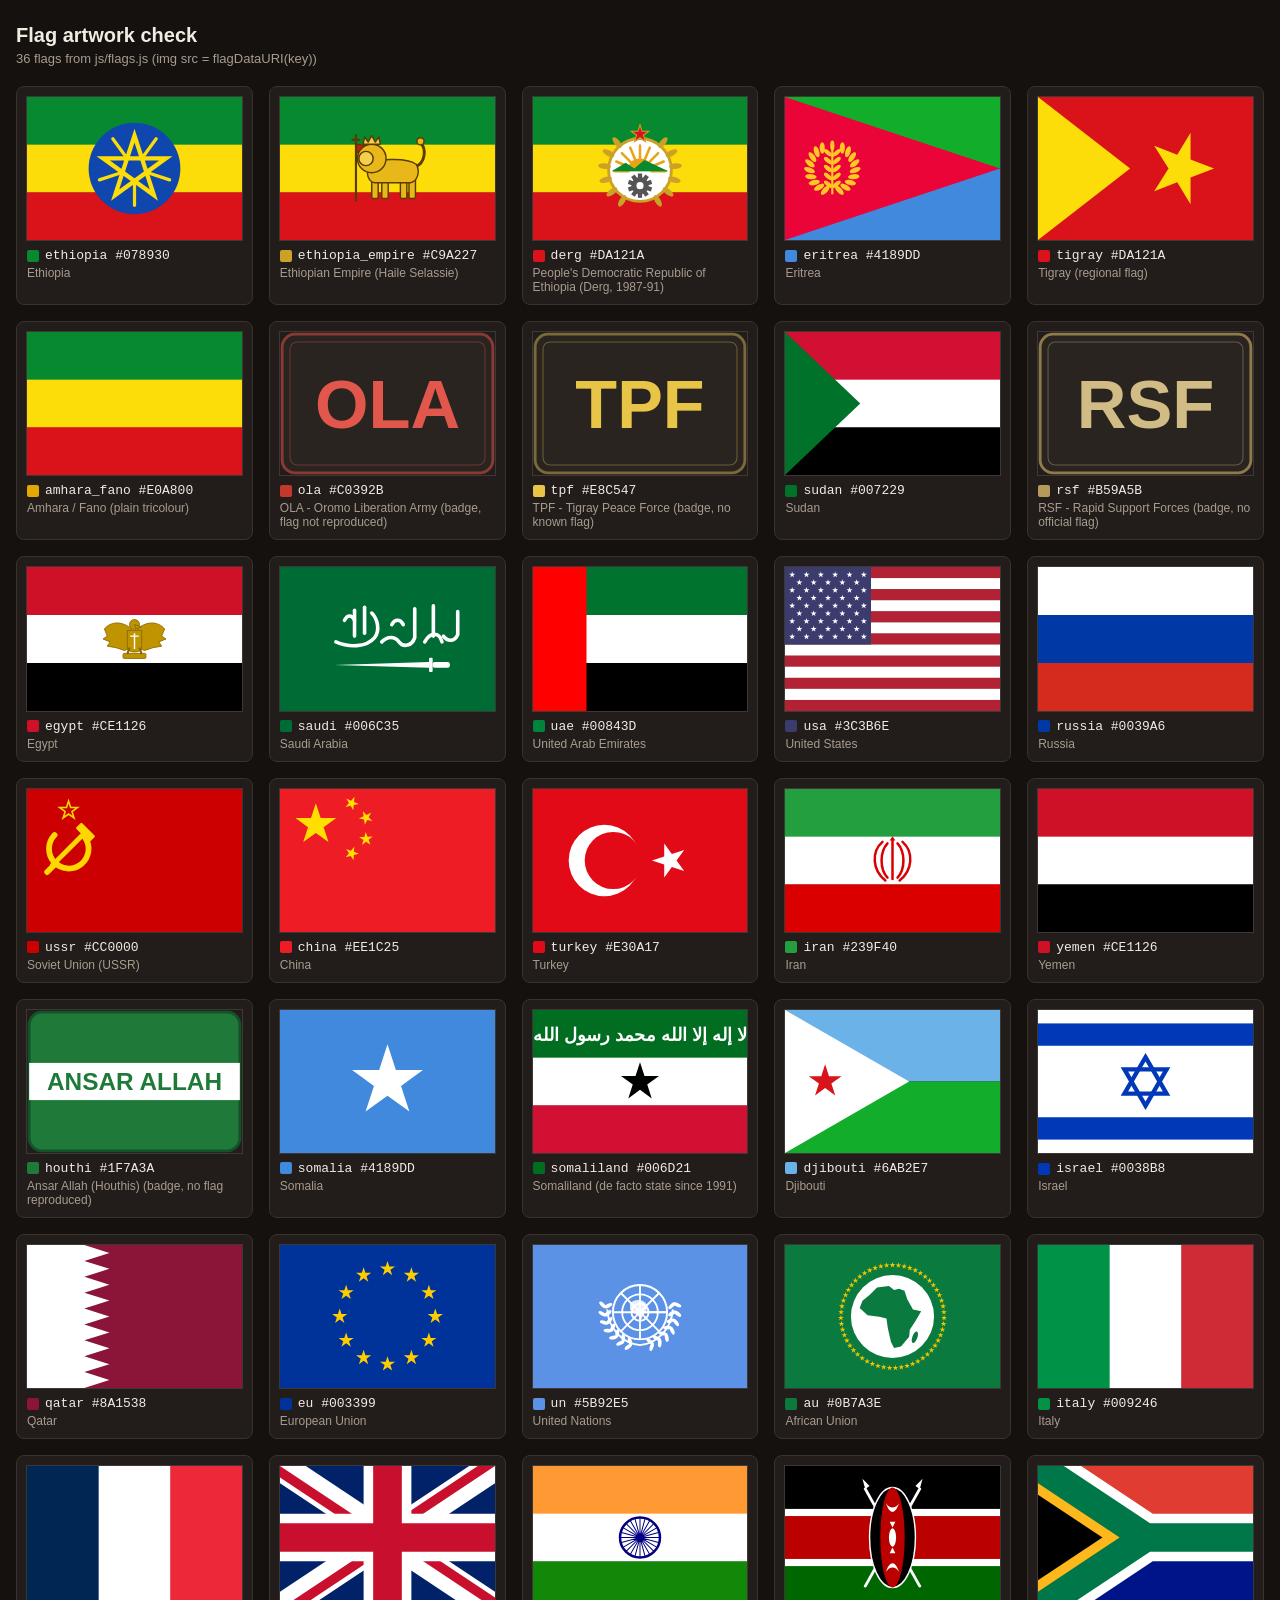
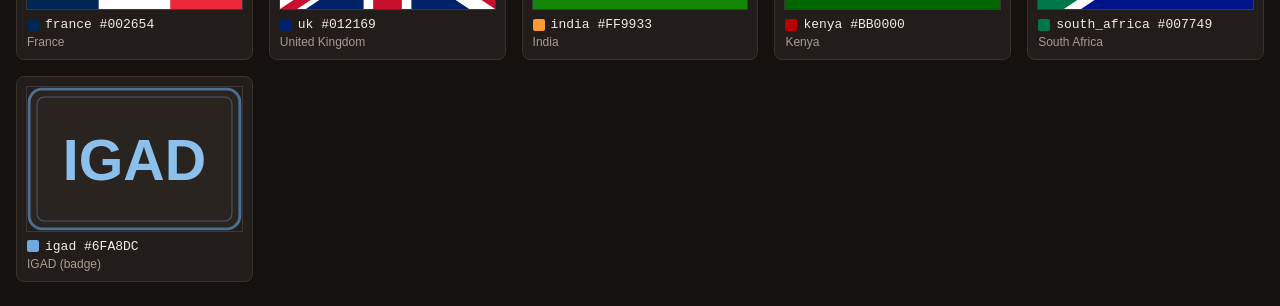
<file: flags-test.html>
<!doctype html>
<html lang="en">
<head>
<meta charset="utf-8">
<meta name="viewport" content="width=device-width, initial-scale=1">
<title>Flags Test</title>
<style>
  :root { --bg: #14110f; --card: #221d1a; --text: #f2ebe4; --muted: #a89b8f; --line: #3a322c; }
  * { box-sizing: border-box; }
  body { margin: 0; padding: 24px 16px; background: var(--bg); color: var(--text); font-family: Arial, sans-serif; }
  h1 { font-size: 20px; margin: 0 0 4px; }
  p.meta { color: var(--muted); margin: 0 0 20px; font-size: 13px; }
  .grid { display: grid; grid-template-columns: repeat(auto-fill, minmax(200px, 1fr)); gap: 16px; }
  .card { background: var(--card); border: 1px solid var(--line); border-radius: 8px; padding: 10px; }
  .card img { display: block; width: 100%; aspect-ratio: 3 / 2; box-shadow: 0 0 0 1px rgba(255,255,255,0.12); }
  .key { font-family: Menlo, monospace; font-size: 13px; margin-top: 8px; display: flex; align-items: center; gap: 6px; }
  .swatch { width: 12px; height: 12px; border-radius: 2px; flex: none; }
  .name { color: var(--muted); font-size: 12px; margin-top: 3px; }
</style>
</head>
<body>
<h1>Flag artwork check</h1>
<p class="meta" id="meta"></p>
<div class="grid" id="grid"></div>
<script src="js/flags.js"></script>
<script>
  const grid = document.getElementById('grid');
  const keys = Object.keys(window.FLAGS);
  document.getElementById('meta').textContent = keys.length + ' flags from js/flags.js (img src = flagDataURI(key))';
  for (const key of keys) {
    const f = window.FLAGS[key];
    const card = document.createElement('div');
    card.className = 'card';
    const img = document.createElement('img');
    img.src = window.flagDataURI(key);
    img.alt = f.name;
    const k = document.createElement('div');
    k.className = 'key';
    const sw = document.createElement('span');
    sw.className = 'swatch';
    sw.style.background = f.color;
    k.append(sw, document.createTextNode(key + '  ' + f.color));
    const n = document.createElement('div');
    n.className = 'name';
    n.textContent = f.name;
    card.append(img, k, n);
    grid.append(card);
  }
</script>
</body>
</html>
</file>
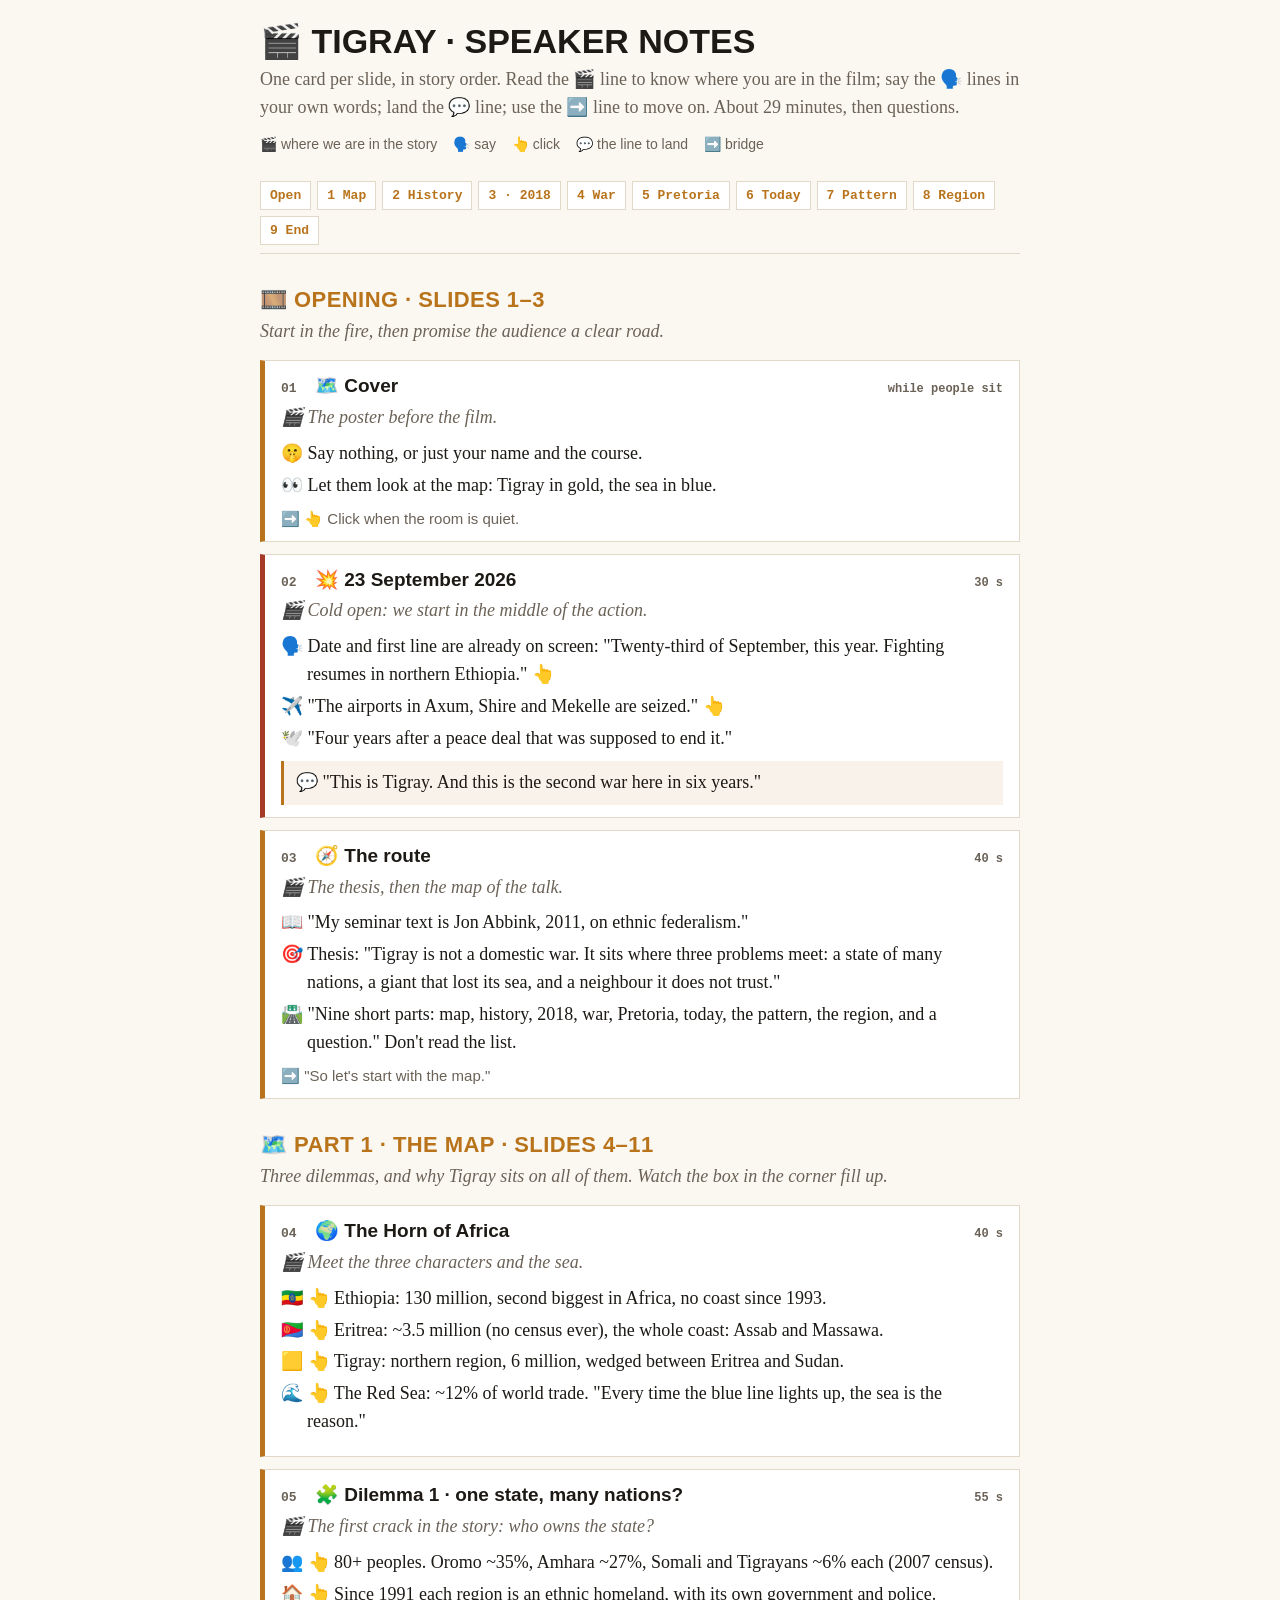
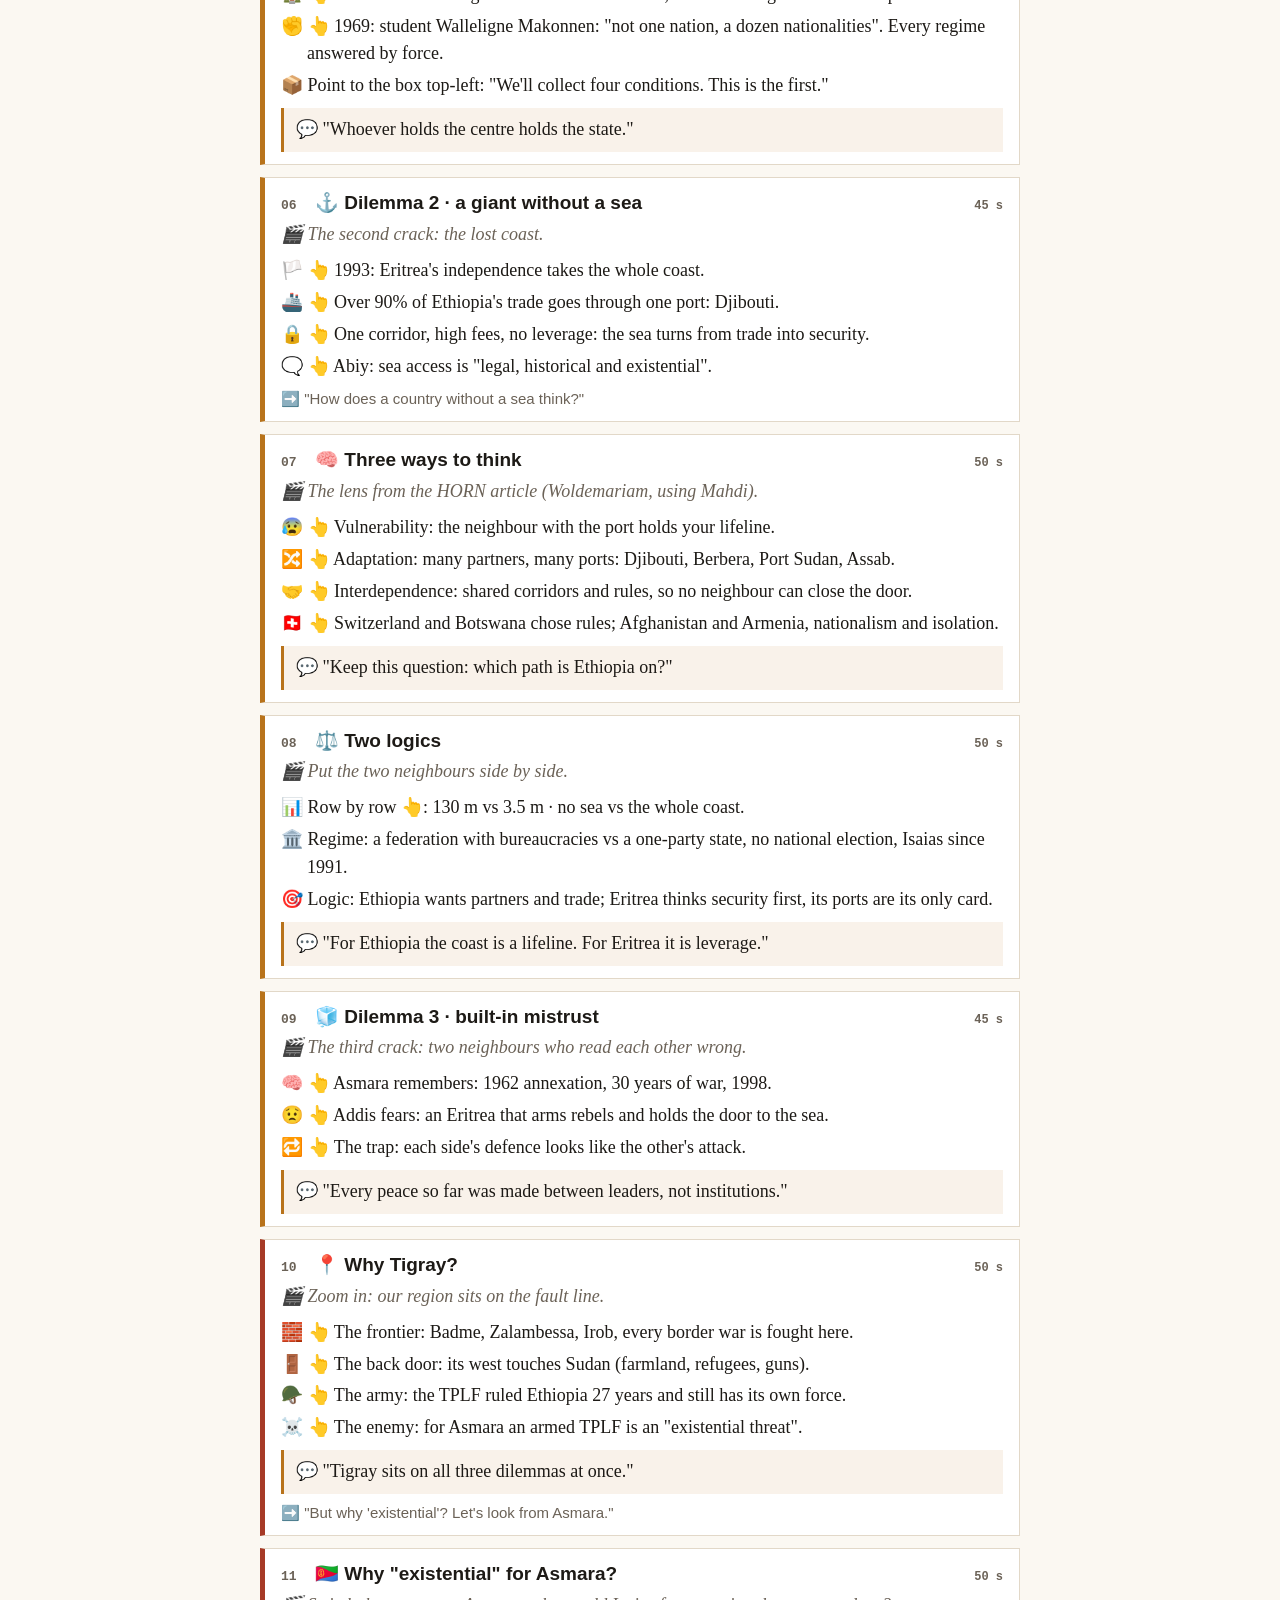
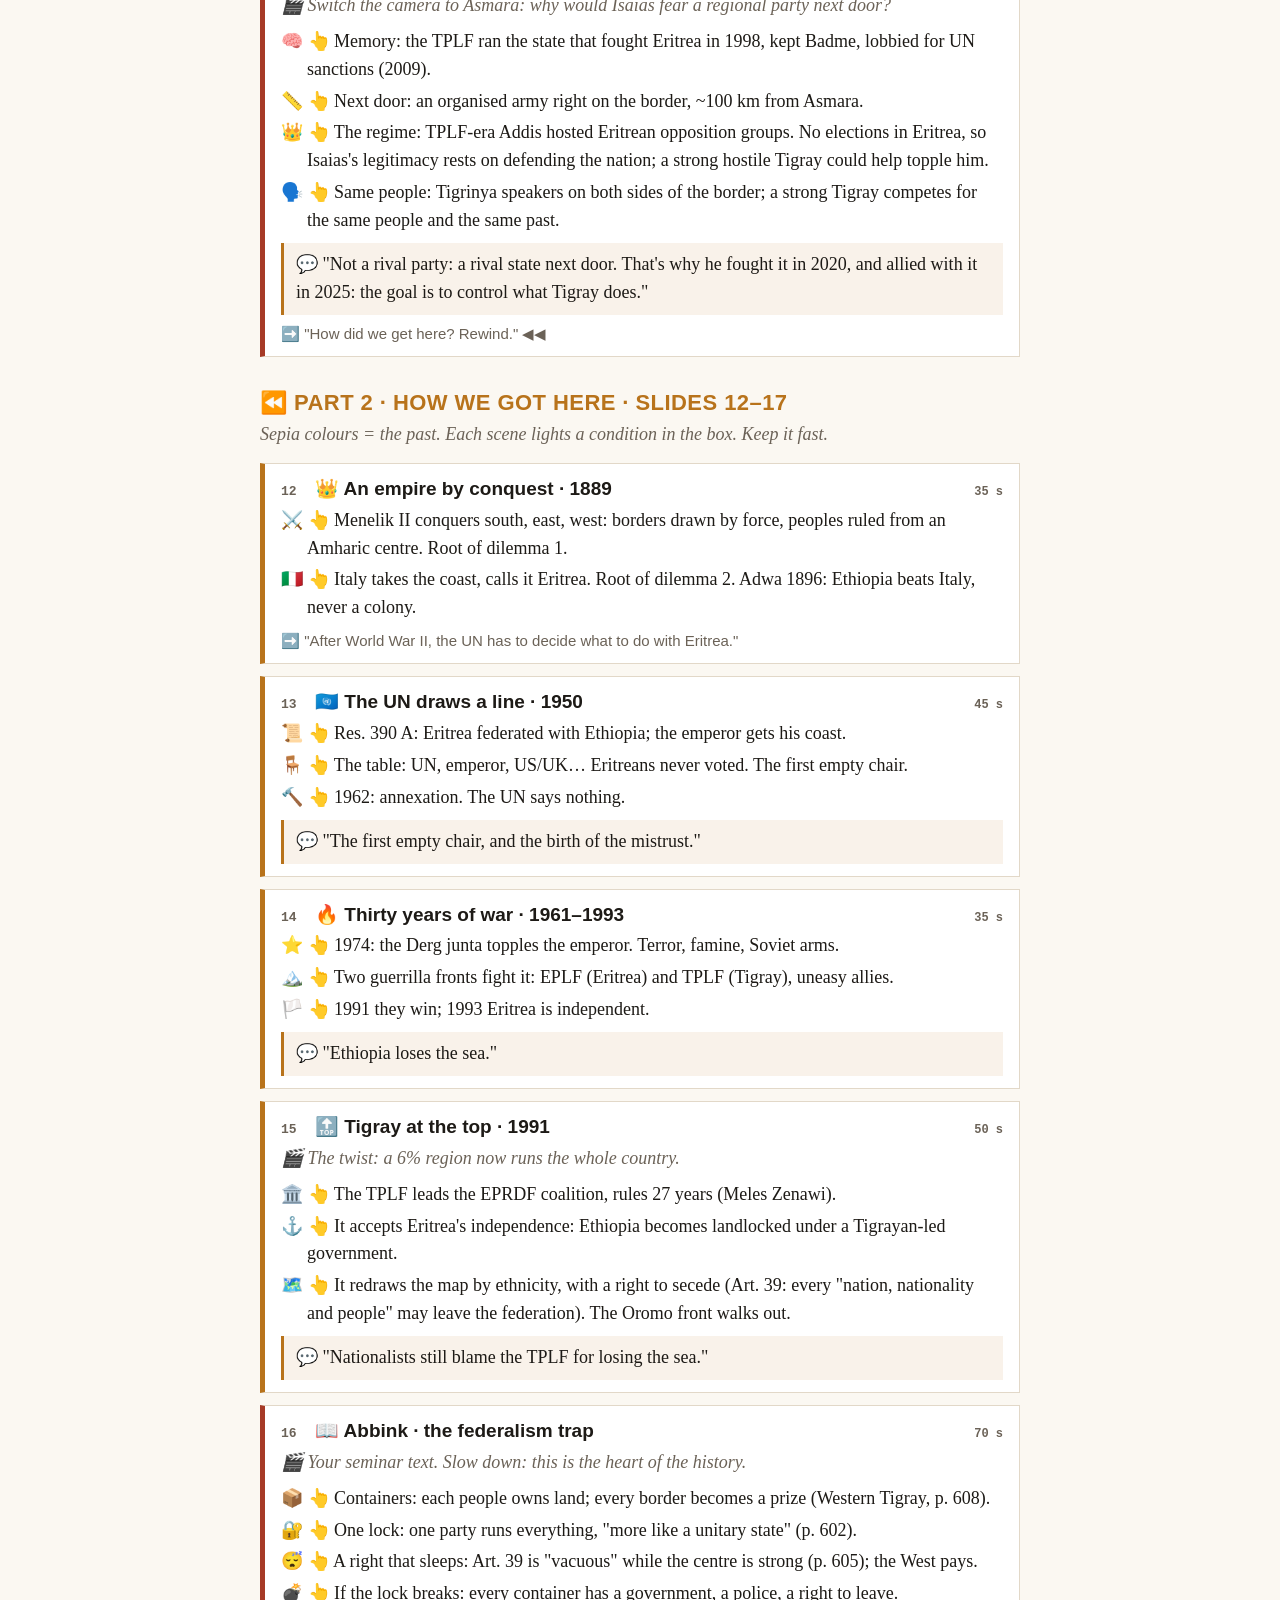
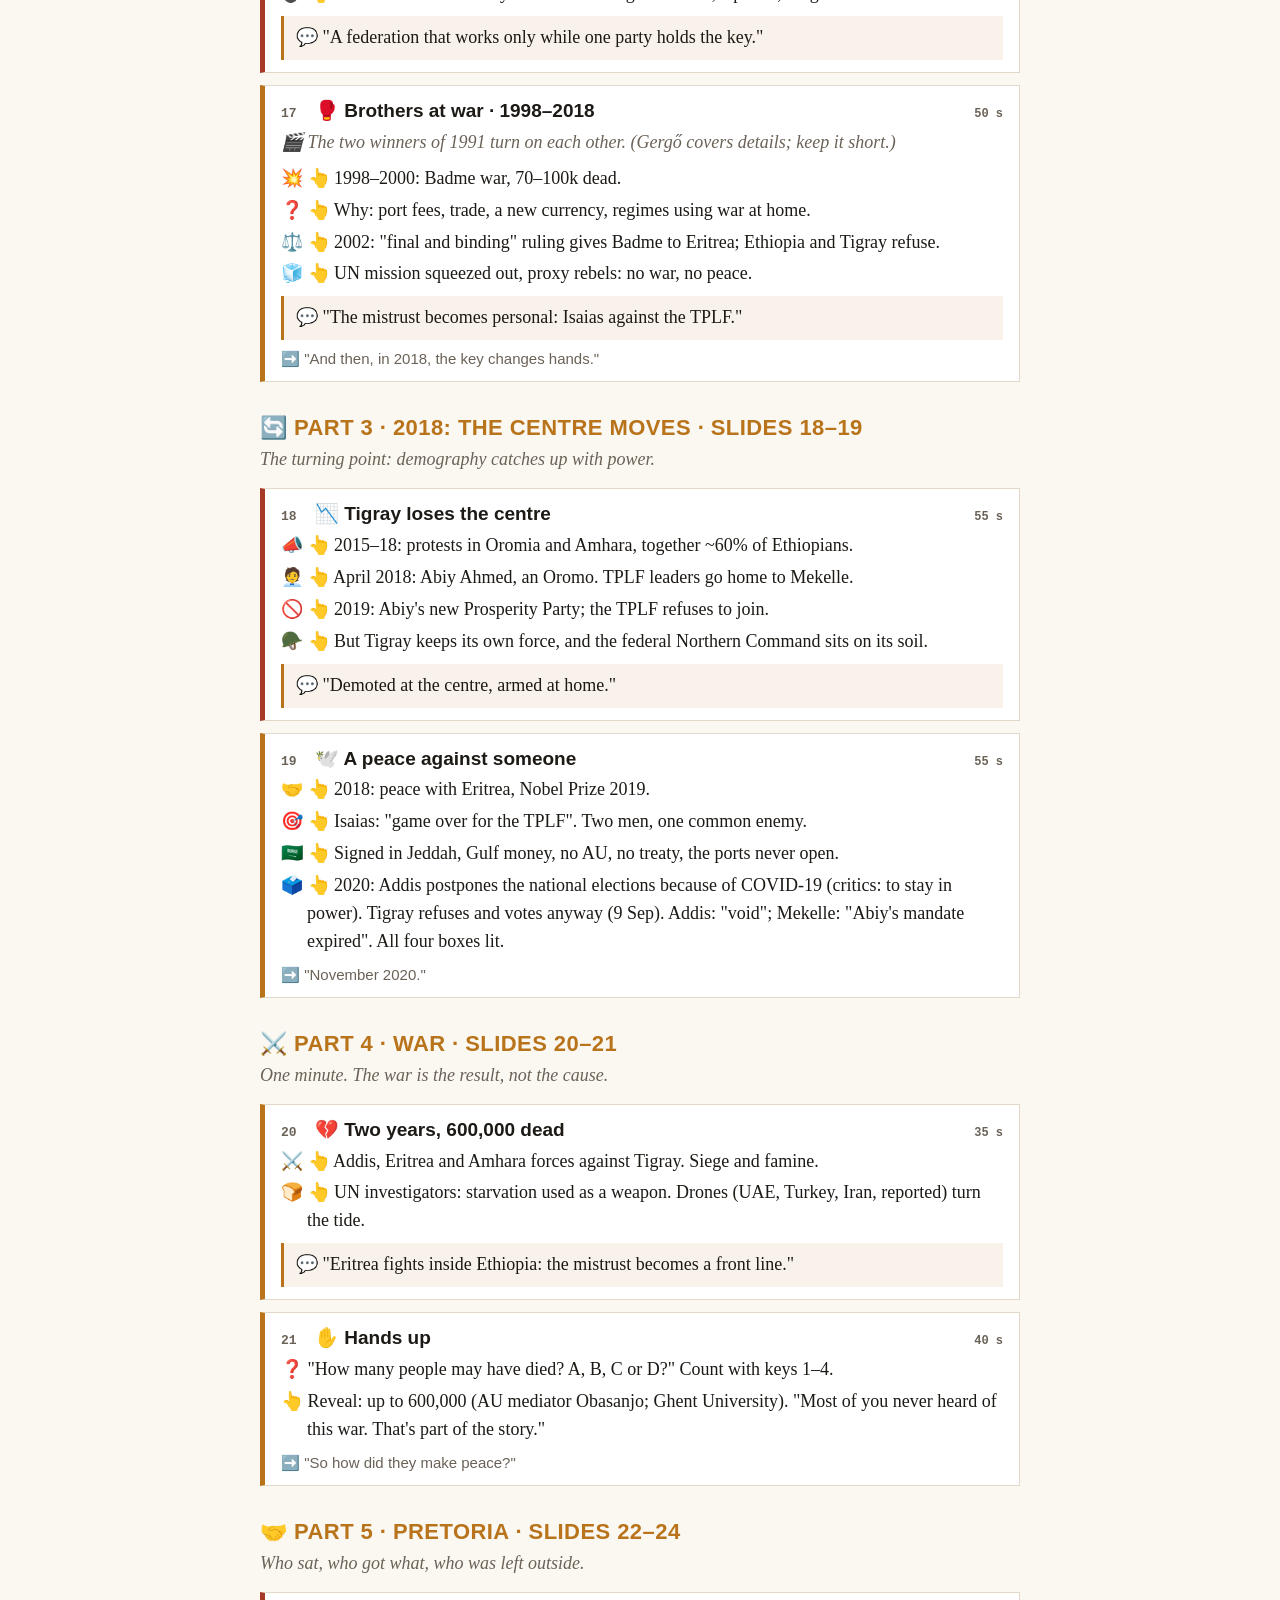
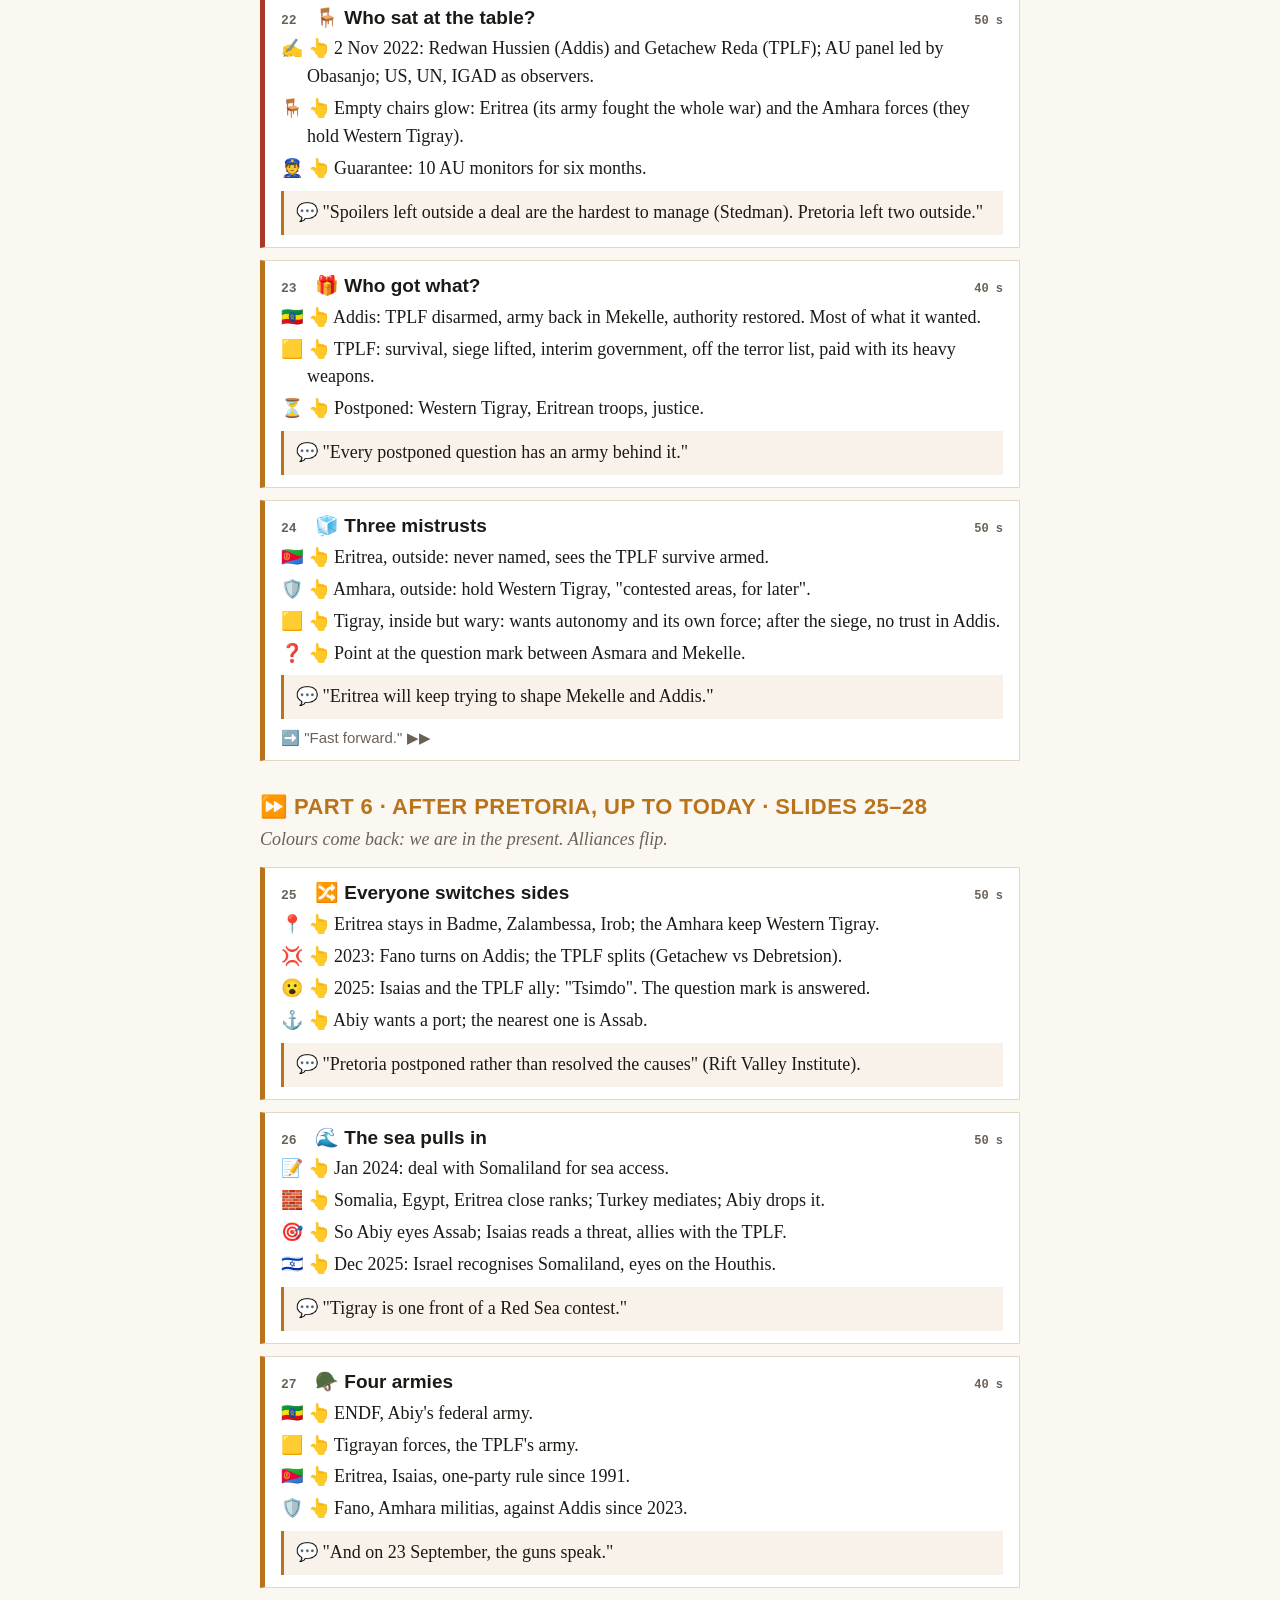
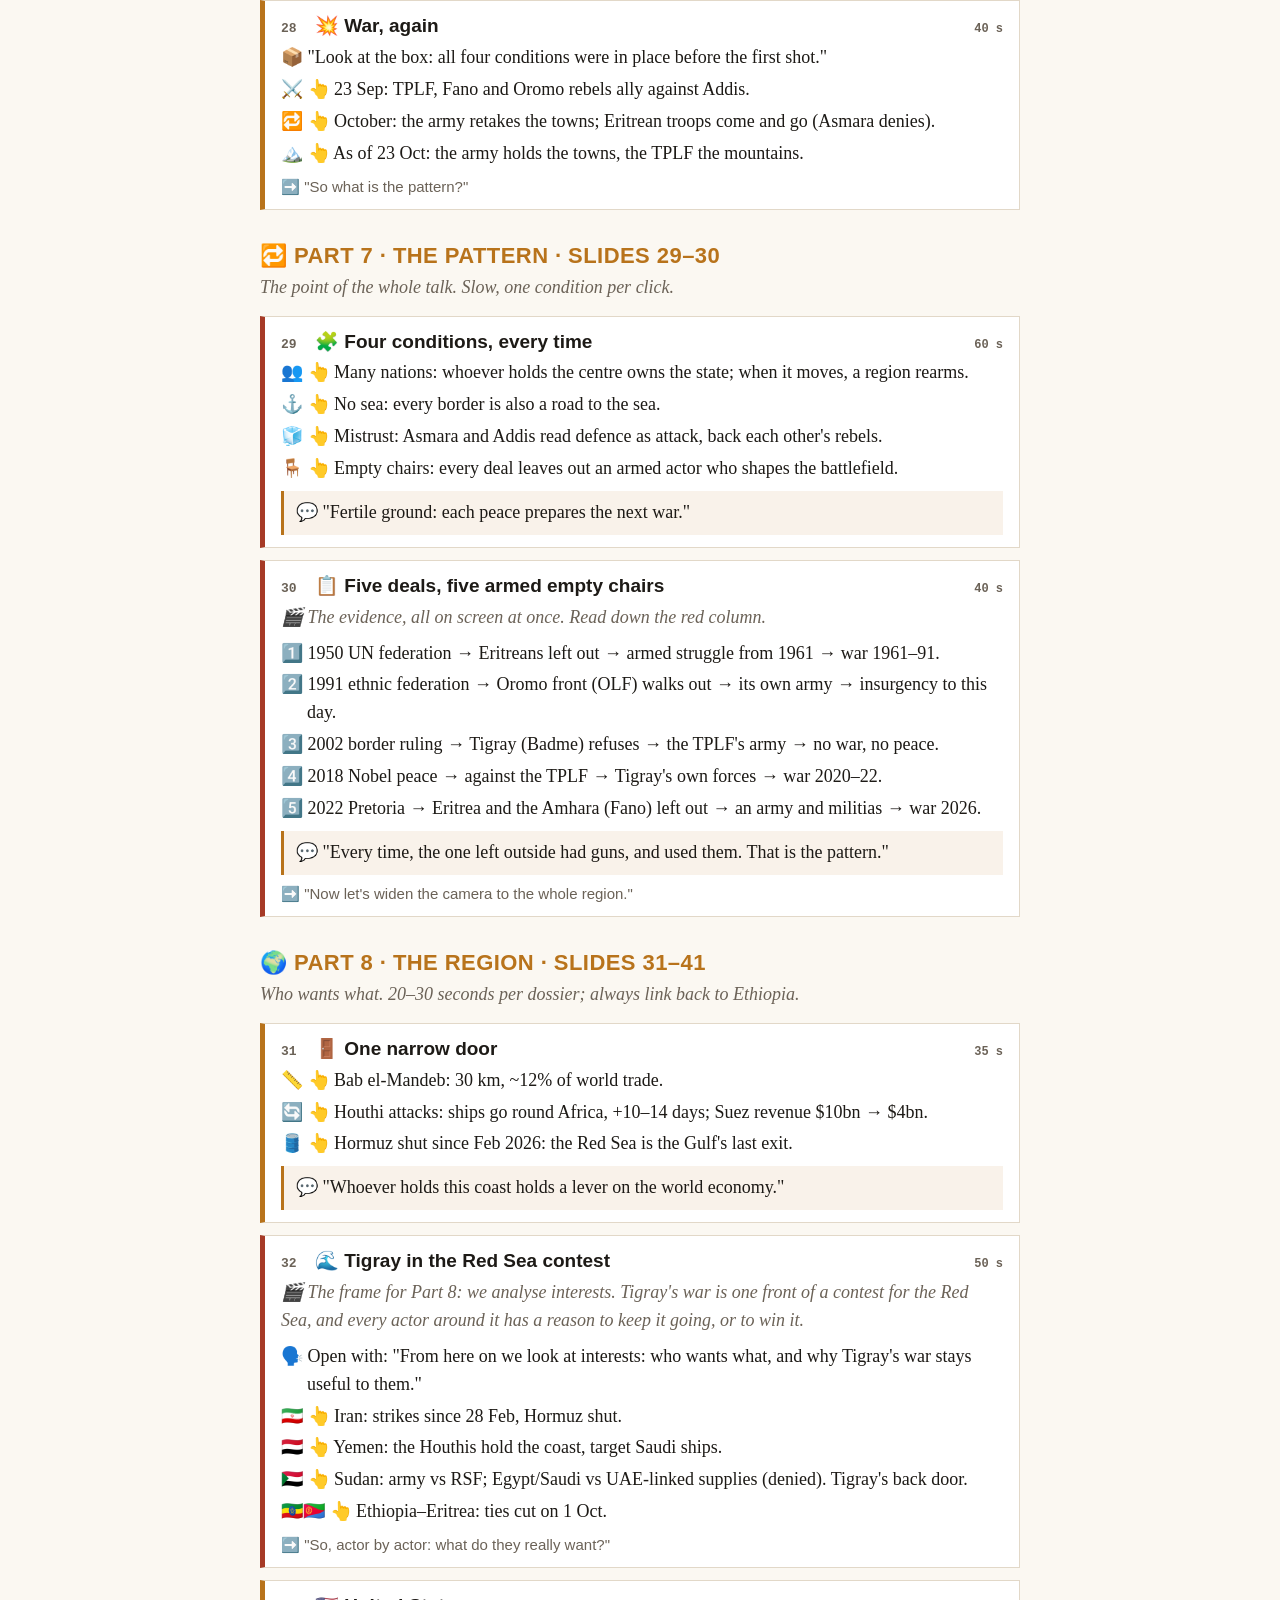
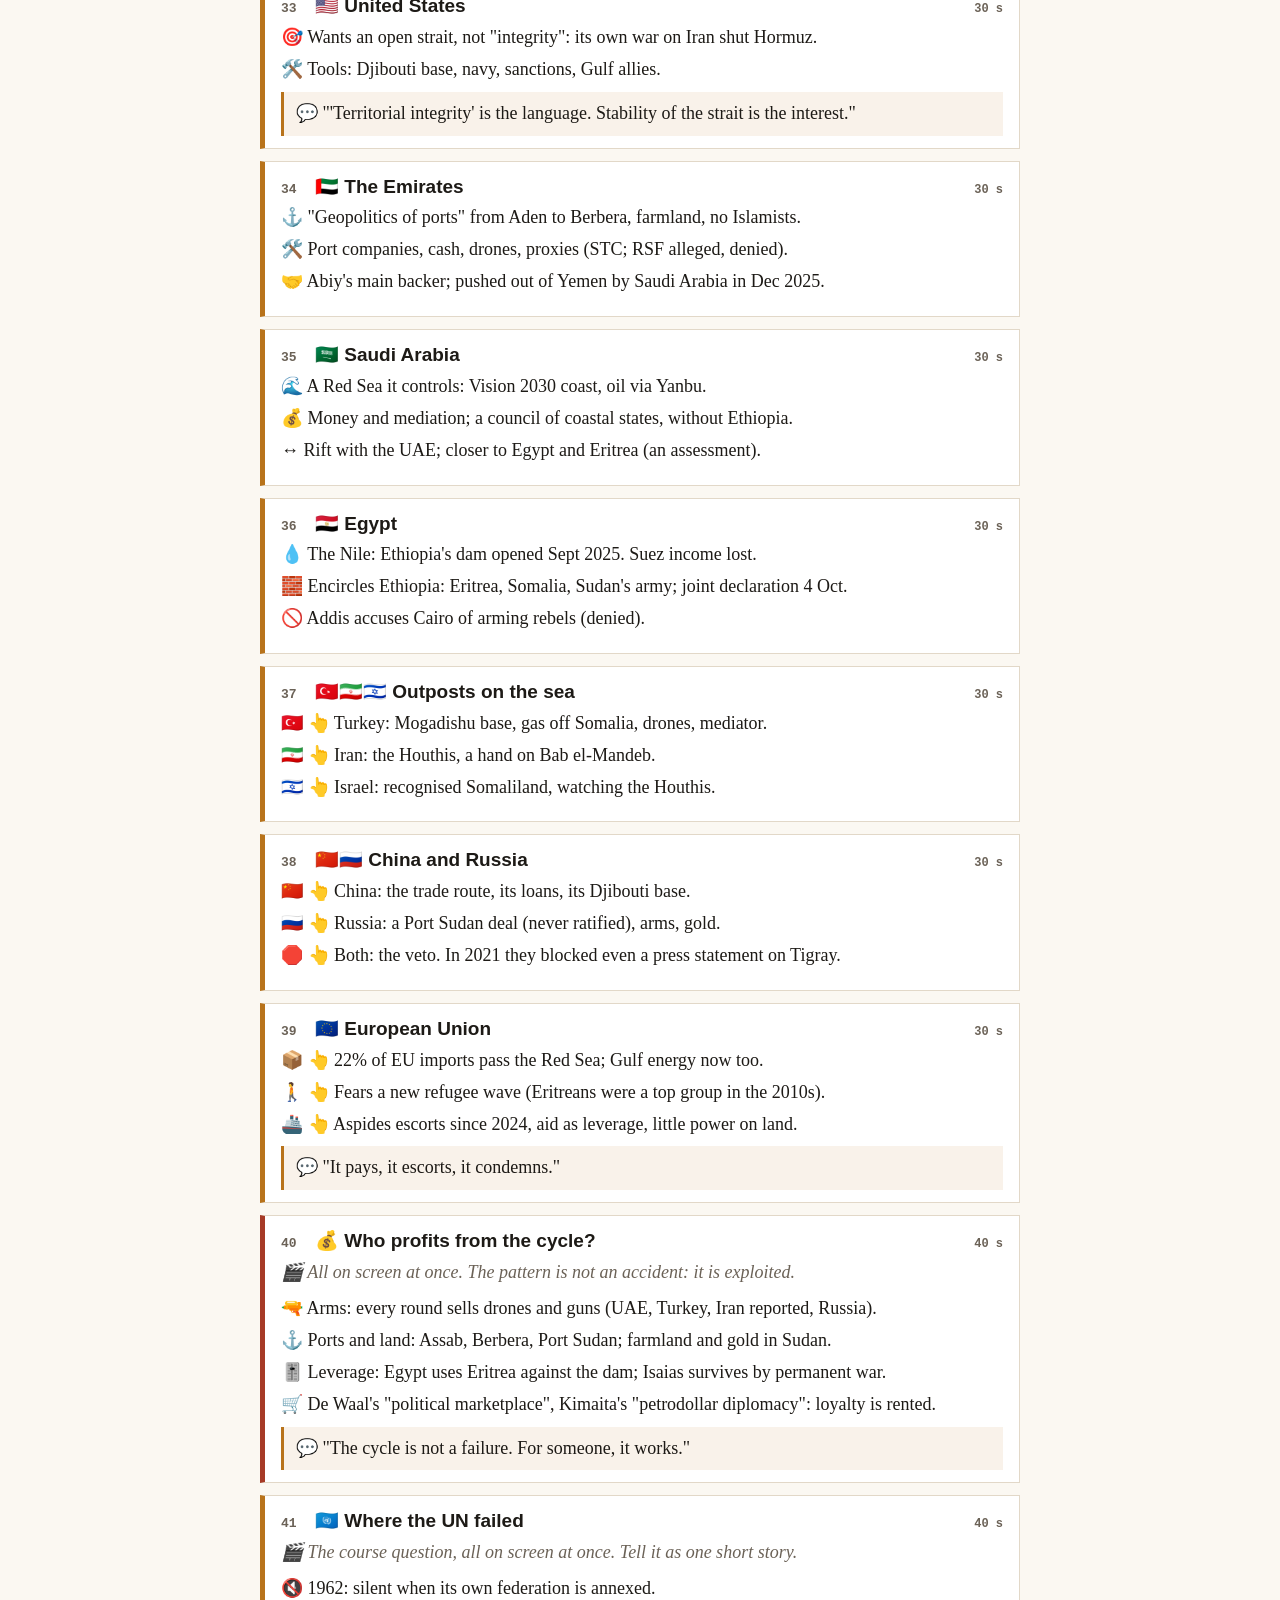
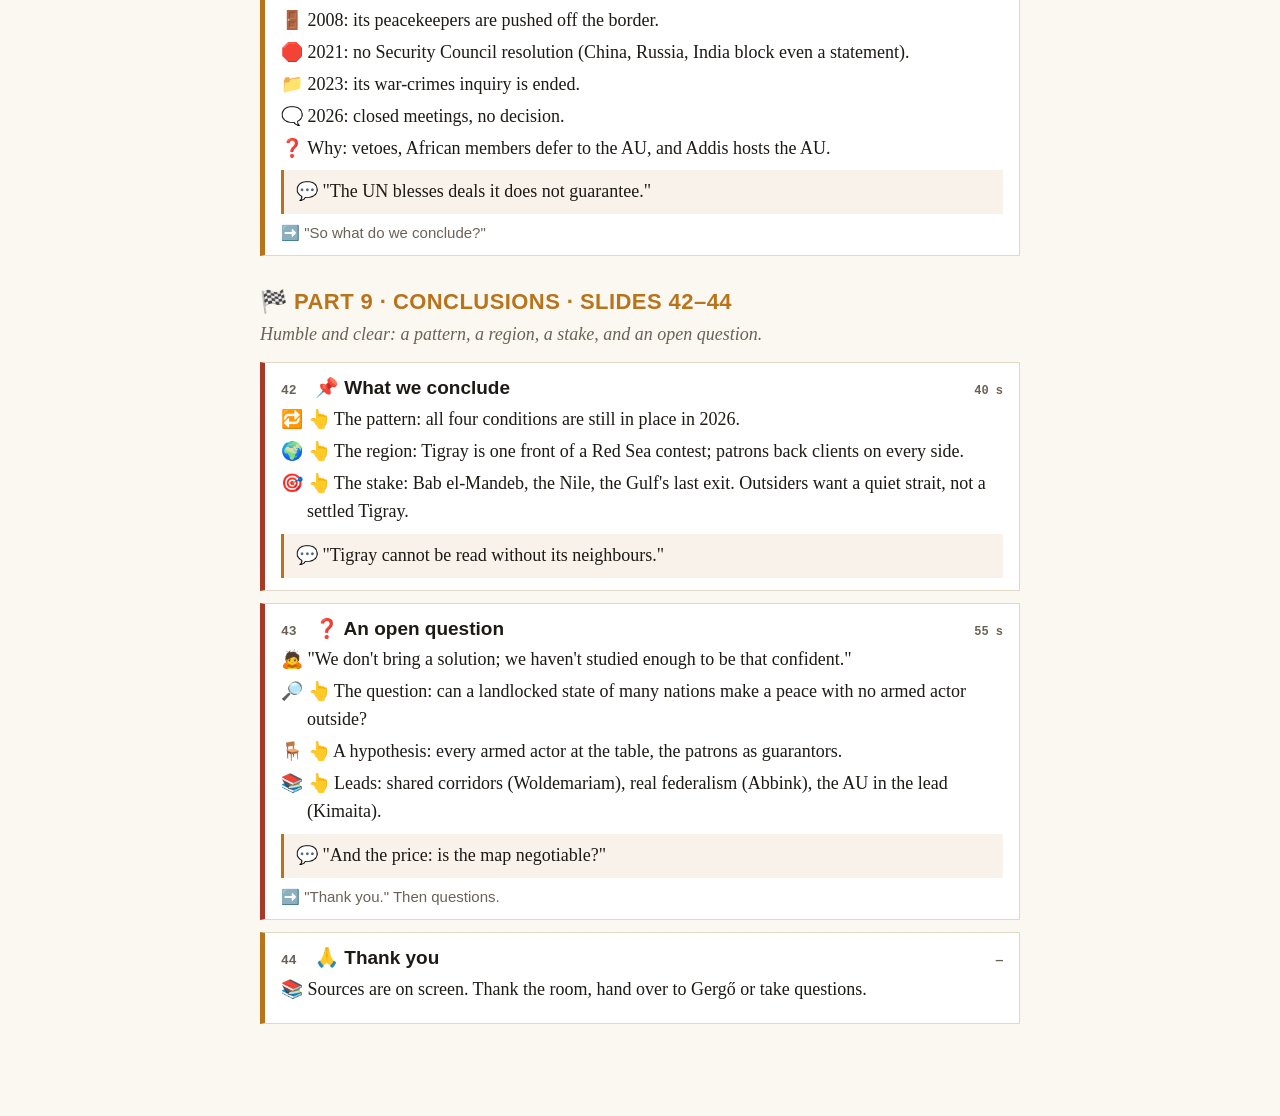
<file: notes.html>
<!doctype html>
<html lang="en">
<head>
<meta charset="utf-8">
<meta name="viewport" content="width=device-width,initial-scale=1">
<title>Tigray speaker notes</title>
<style>
  :root { --ink:#1d1a16; --dim:#6b6257; --ochre:#b8731b; --oxide:#a63a26; --sky:#2f6f8f; --line:#e2d8c8; --paper:#fbf8f2; --card:#ffffff; --soft:rgba(184,115,27,.09); }
  @media (prefers-color-scheme: dark) { :root:not([data-theme="light"]) { --ink:#ece3d3; --dim:#a99a82; --ochre:#e0972f; --oxide:#e0664a; --sky:#7fb6d3; --line:#3a3128; --paper:#15110e; --card:#1f1914; --soft:rgba(224,151,47,.10); } }
  :root[data-theme="dark"] { --ink:#ece3d3; --dim:#a99a82; --ochre:#e0972f; --oxide:#e0664a; --sky:#7fb6d3; --line:#3a3128; --paper:#15110e; --card:#1f1914; --soft:rgba(224,151,47,.10); }
  * { box-sizing: border-box; }
  body { margin: 0; background: var(--paper); color: var(--ink); font: 18px/1.55 Georgia, "Times New Roman", serif; padding: 24px 16px 80px; }
  main { max-width: 760px; margin: 0 auto; }
  h1 { font: 800 34px/1.05 "Helvetica Neue", Arial, sans-serif; text-transform: uppercase; margin: 0 0 6px; }
  .intro { color: var(--dim); margin: 0 0 14px; }
  .legend { display: flex; flex-wrap: wrap; gap: 6px 16px; font: 14px/1.4 "Helvetica Neue", Arial, sans-serif; color: var(--dim); margin-bottom: 18px; }
  nav { display: flex; flex-wrap: wrap; gap: 6px; margin: 0 0 28px; position: sticky; top: 0; background: var(--paper); padding: 8px 0; z-index: 2; border-bottom: 1px solid var(--line); }
  nav a { font: 600 13px/1 "Menlo", "Courier New", monospace; color: var(--ochre); text-decoration: none; border: 1px solid var(--line); padding: 7px 9px; background: var(--card); }
  h2 { font: 800 22px/1.1 "Helvetica Neue", Arial, sans-serif; text-transform: uppercase; letter-spacing: .02em; margin: 34px 0 6px; color: var(--ochre); scroll-margin-top: 60px; }
  .partline { margin: 0 0 14px; color: var(--dim); font-style: italic; }
  .s { background: var(--card); border: 1px solid var(--line); border-left: 5px solid var(--ochre); padding: 14px 16px 12px; margin: 0 0 12px; }
  .s.key { border-left-color: var(--oxide); }
  .s h3 { margin: 0 0 6px; font: 700 19px/1.2 "Helvetica Neue", Arial, sans-serif; display: flex; gap: 10px; align-items: baseline; }
  .s h3 .n { font: 600 13px/1 "Menlo", monospace; color: var(--dim); min-width: 24px; }
  .s h3 .t { font: 600 12px/1 "Menlo", monospace; color: var(--dim); margin-left: auto; white-space: nowrap; }
  .beat { margin: 0 0 8px; color: var(--dim); font-style: italic; }
  .s ul { margin: 0 0 8px; padding-left: 0; list-style: none; }
  .s li { margin: 4px 0; padding-left: 26px; text-indent: -26px; }
  .land { margin: 6px 0 0; padding: 8px 12px; background: var(--soft); border-left: 3px solid var(--ochre); }
  .bridge { margin: 8px 0 0; font: 15px/1.4 "Helvetica Neue", Arial, sans-serif; color: var(--dim); }
  @media print { nav { position: static; } .s { break-inside: avoid; } body { background: #fff; color: #000; } }
</style>
</head>
<body>
<main>
<h1>🎬 Tigray · speaker notes</h1>
<p class="intro">One card per slide, in story order. Read the 🎬 line to know where you are in the film; say the 🗣️ lines in your own words; land the 💬 line; use the ➡️ line to move on. About 29 minutes, then questions.</p>
<div class="legend"><span>🎬 where we are in the story</span><span>🗣️ say</span><span>👆 click</span><span>💬 the line to land</span><span>➡️ bridge</span></div>
<nav>
  <a href="#p0">Open</a><a href="#p1">1 Map</a><a href="#p2">2 History</a><a href="#p3">3 · 2018</a><a href="#p4">4 War</a><a href="#p5">5 Pretoria</a><a href="#p6">6 Today</a><a href="#p7">7 Pattern</a><a href="#p8">8 Region</a><a href="#p9">9 End</a>
</nav>

<h2 id="p0">🎞️ Opening · slides 1–3</h2>
<p class="partline">Start in the fire, then promise the audience a clear road.</p>

<div class="s"><h3><span class="n">01</span>🗺️ Cover<span class="t">while people sit</span></h3>
<p class="beat">🎬 The poster before the film.</p>
<ul><li>🤫 Say nothing, or just your name and the course.</li><li>👀 Let them look at the map: Tigray in gold, the sea in blue.</li></ul>
<p class="bridge">➡️ 👆 Click when the room is quiet.</p></div>

<div class="s key"><h3><span class="n">02</span>💥 23 September 2026<span class="t">30 s</span></h3>
<p class="beat">🎬 Cold open: we start in the middle of the action.</p>
<ul><li>🗣️ Date and first line are already on screen: "Twenty-third of September, this year. Fighting resumes in northern Ethiopia." 👆</li><li>✈️ "The airports in Axum, Shire and Mekelle are seized." 👆</li><li>🕊️ "Four years after a peace deal that was supposed to end it."</li></ul>
<p class="land">💬 "This is Tigray. And this is the second war here in six years."</p></div>

<div class="s"><h3><span class="n">03</span>🧭 The route<span class="t">40 s</span></h3>
<p class="beat">🎬 The thesis, then the map of the talk.</p>
<ul><li>📖 "My seminar text is Jon Abbink, 2011, on ethnic federalism."</li><li>🎯 Thesis: "Tigray is not a domestic war. It sits where three problems meet: a state of many nations, a giant that lost its sea, and a neighbour it does not trust."</li><li>🛣️ "Nine short parts: map, history, 2018, war, Pretoria, today, the pattern, the region, and a question." Don't read the list.</li></ul>
<p class="bridge">➡️ "So let's start with the map."</p></div>

<h2 id="p1">🗺️ Part 1 · The map · slides 4–11</h2>
<p class="partline">Three dilemmas, and why Tigray sits on all of them. Watch the box in the corner fill up.</p>

<div class="s"><h3><span class="n">04</span>🌍 The Horn of Africa<span class="t">40 s</span></h3>
<p class="beat">🎬 Meet the three characters and the sea.</p>
<ul><li>🇪🇹 👆 Ethiopia: 130 million, second biggest in Africa, no coast since 1993.</li><li>🇪🇷 👆 Eritrea: ~3.5 million (no census ever), the whole coast: Assab and Massawa.</li><li>🟨 👆 Tigray: northern region, 6 million, wedged between Eritrea and Sudan.</li><li>🌊 👆 The Red Sea: ~12% of world trade. "Every time the blue line lights up, the sea is the reason."</li></ul></div>

<div class="s"><h3><span class="n">05</span>🧩 Dilemma 1 · one state, many nations?<span class="t">55 s</span></h3>
<p class="beat">🎬 The first crack in the story: who owns the state?</p>
<ul><li>👥 👆 80+ peoples. Oromo ~35%, Amhara ~27%, Somali and Tigrayans ~6% each (2007 census).</li><li>🏠 👆 Since 1991 each region is an ethnic homeland, with its own government and police.</li><li>✊ 👆 1969: student Walleligne Makonnen: "not one nation, a dozen nationalities". Every regime answered by force.</li><li>📦 Point to the box top-left: "We'll collect four conditions. This is the first."</li></ul>
<p class="land">💬 "Whoever holds the centre holds the state."</p></div>

<div class="s"><h3><span class="n">06</span>⚓ Dilemma 2 · a giant without a sea<span class="t">45 s</span></h3>
<p class="beat">🎬 The second crack: the lost coast.</p>
<ul><li>🏳️ 👆 1993: Eritrea's independence takes the whole coast.</li><li>🚢 👆 Over 90% of Ethiopia's trade goes through one port: Djibouti.</li><li>🔒 👆 One corridor, high fees, no leverage: the sea turns from trade into security.</li><li>🗨️ 👆 Abiy: sea access is "legal, historical and existential".</li></ul>
<p class="bridge">➡️ "How does a country without a sea think?"</p></div>

<div class="s"><h3><span class="n">07</span>🧠 Three ways to think<span class="t">50 s</span></h3>
<p class="beat">🎬 The lens from the HORN article (Woldemariam, using Mahdi).</p>
<ul><li>😰 👆 Vulnerability: the neighbour with the port holds your lifeline.</li><li>🔀 👆 Adaptation: many partners, many ports: Djibouti, Berbera, Port Sudan, Assab.</li><li>🤝 👆 Interdependence: shared corridors and rules, so no neighbour can close the door.</li><li>🇨🇭 👆 Switzerland and Botswana chose rules; Afghanistan and Armenia, nationalism and isolation.</li></ul>
<p class="land">💬 "Keep this question: which path is Ethiopia on?"</p></div>

<div class="s"><h3><span class="n">08</span>⚖️ Two logics<span class="t">50 s</span></h3>
<p class="beat">🎬 Put the two neighbours side by side.</p>
<ul><li>📊 Row by row 👆: 130 m vs 3.5 m · no sea vs the whole coast.</li><li>🏛️ Regime: a federation with bureaucracies vs a one-party state, no national election, Isaias since 1991.</li><li>🎯 Logic: Ethiopia wants partners and trade; Eritrea thinks security first, its ports are its only card.</li></ul>
<p class="land">💬 "For Ethiopia the coast is a lifeline. For Eritrea it is leverage."</p></div>

<div class="s"><h3><span class="n">09</span>🧊 Dilemma 3 · built-in mistrust<span class="t">45 s</span></h3>
<p class="beat">🎬 The third crack: two neighbours who read each other wrong.</p>
<ul><li>🧠 👆 Asmara remembers: 1962 annexation, 30 years of war, 1998.</li><li>😟 👆 Addis fears: an Eritrea that arms rebels and holds the door to the sea.</li><li>🔁 👆 The trap: each side's defence looks like the other's attack.</li></ul>
<p class="land">💬 "Every peace so far was made between leaders, not institutions."</p></div>

<div class="s key"><h3><span class="n">10</span>📍 Why Tigray?<span class="t">50 s</span></h3>
<p class="beat">🎬 Zoom in: our region sits on the fault line.</p>
<ul><li>🧱 👆 The frontier: Badme, Zalambessa, Irob, every border war is fought here.</li><li>🚪 👆 The back door: its west touches Sudan (farmland, refugees, guns).</li><li>🪖 👆 The army: the TPLF ruled Ethiopia 27 years and still has its own force.</li><li>☠️ 👆 The enemy: for Asmara an armed TPLF is an "existential threat".</li></ul>
<p class="land">💬 "Tigray sits on all three dilemmas at once."</p>
<p class="bridge">➡️ "But why 'existential'? Let's look from Asmara."</p></div>

<div class="s key"><h3><span class="n">11</span>🇪🇷 Why "existential" for Asmara?<span class="t">50 s</span></h3>
<p class="beat">🎬 Switch the camera to Asmara: why would Isaias fear a regional party next door?</p>
<ul><li>🧠 👆 Memory: the TPLF ran the state that fought Eritrea in 1998, kept Badme, lobbied for UN sanctions (2009).</li><li>📏 👆 Next door: an organised army right on the border, ~100 km from Asmara.</li><li>👑 👆 The regime: TPLF-era Addis hosted Eritrean opposition groups. No elections in Eritrea, so Isaias's legitimacy rests on defending the nation; a strong hostile Tigray could help topple him.</li><li>🗣️ 👆 Same people: Tigrinya speakers on both sides of the border; a strong Tigray competes for the same people and the same past.</li></ul>
<p class="land">💬 "Not a rival party: a rival state next door. That's why he fought it in 2020, and allied with it in 2025: the goal is to control what Tigray does."</p>
<p class="bridge">➡️ "How did we get here? Rewind." ◀◀</p></div>

<h2 id="p2">⏪ Part 2 · How we got here · slides 12–17</h2>
<p class="partline">Sepia colours = the past. Each scene lights a condition in the box. Keep it fast.</p>

<div class="s"><h3><span class="n">12</span>👑 An empire by conquest · 1889<span class="t">35 s</span></h3>
<ul><li>⚔️ 👆 Menelik II conquers south, east, west: borders drawn by force, peoples ruled from an Amharic centre. Root of dilemma 1.</li><li>🇮🇹 👆 Italy takes the coast, calls it Eritrea. Root of dilemma 2. Adwa 1896: Ethiopia beats Italy, never a colony.</li></ul>
<p class="bridge">➡️ "After World War II, the UN has to decide what to do with Eritrea."</p></div>

<div class="s"><h3><span class="n">13</span>🇺🇳 The UN draws a line · 1950<span class="t">45 s</span></h3>
<ul><li>📜 👆 Res. 390 A: Eritrea federated with Ethiopia; the emperor gets his coast.</li><li>🪑 👆 The table: UN, emperor, US/UK… Eritreans never voted. The first empty chair.</li><li>🔨 👆 1962: annexation. The UN says nothing.</li></ul>
<p class="land">💬 "The first empty chair, and the birth of the mistrust."</p></div>

<div class="s"><h3><span class="n">14</span>🔥 Thirty years of war · 1961–1993<span class="t">35 s</span></h3>
<ul><li>⭐ 👆 1974: the Derg junta topples the emperor. Terror, famine, Soviet arms.</li><li>🏔️ 👆 Two guerrilla fronts fight it: EPLF (Eritrea) and TPLF (Tigray), uneasy allies.</li><li>🏳️ 👆 1991 they win; 1993 Eritrea is independent.</li></ul>
<p class="land">💬 "Ethiopia loses the sea."</p></div>

<div class="s"><h3><span class="n">15</span>🔝 Tigray at the top · 1991<span class="t">50 s</span></h3>
<p class="beat">🎬 The twist: a 6% region now runs the whole country.</p>
<ul><li>🏛️ 👆 The TPLF leads the EPRDF coalition, rules 27 years (Meles Zenawi).</li><li>⚓ 👆 It accepts Eritrea's independence: Ethiopia becomes landlocked under a Tigrayan-led government.</li><li>🗺️ 👆 It redraws the map by ethnicity, with a right to secede (Art. 39: every "nation, nationality and people" may leave the federation). The Oromo front walks out.</li></ul>
<p class="land">💬 "Nationalists still blame the TPLF for losing the sea."</p></div>

<div class="s key"><h3><span class="n">16</span>📖 Abbink · the federalism trap<span class="t">70 s</span></h3>
<p class="beat">🎬 Your seminar text. Slow down: this is the heart of the history.</p>
<ul><li>📦 👆 Containers: each people owns land; every border becomes a prize (Western Tigray, p. 608).</li><li>🔐 👆 One lock: one party runs everything, "more like a unitary state" (p. 602).</li><li>😴 👆 A right that sleeps: Art. 39 is "vacuous" while the centre is strong (p. 605); the West pays.</li><li>💣 👆 If the lock breaks: every container has a government, a police, a right to leave.</li></ul>
<p class="land">💬 "A federation that works only while one party holds the key."</p></div>

<div class="s"><h3><span class="n">17</span>🥊 Brothers at war · 1998–2018<span class="t">50 s</span></h3>
<p class="beat">🎬 The two winners of 1991 turn on each other. (Gergő covers details; keep it short.)</p>
<ul><li>💥 👆 1998–2000: Badme war, 70–100k dead.</li><li>❓ 👆 Why: port fees, trade, a new currency, regimes using war at home.</li><li>⚖️ 👆 2002: "final and binding" ruling gives Badme to Eritrea; Ethiopia and Tigray refuse.</li><li>🧊 👆 UN mission squeezed out, proxy rebels: no war, no peace.</li></ul>
<p class="land">💬 "The mistrust becomes personal: Isaias against the TPLF."</p>
<p class="bridge">➡️ "And then, in 2018, the key changes hands."</p></div>

<h2 id="p3">🔄 Part 3 · 2018: the centre moves · slides 18–19</h2>
<p class="partline">The turning point: demography catches up with power.</p>

<div class="s key"><h3><span class="n">18</span>📉 Tigray loses the centre<span class="t">55 s</span></h3>
<ul><li>📣 👆 2015–18: protests in Oromia and Amhara, together ~60% of Ethiopians.</li><li>🧑‍💼 👆 April 2018: Abiy Ahmed, an Oromo. TPLF leaders go home to Mekelle.</li><li>🚫 👆 2019: Abiy's new Prosperity Party; the TPLF refuses to join.</li><li>🪖 👆 But Tigray keeps its own force, and the federal Northern Command sits on its soil.</li></ul>
<p class="land">💬 "Demoted at the centre, armed at home."</p></div>

<div class="s"><h3><span class="n">19</span>🕊️ A peace against someone<span class="t">55 s</span></h3>
<ul><li>🤝 👆 2018: peace with Eritrea, Nobel Prize 2019.</li><li>🎯 👆 Isaias: "game over for the TPLF". Two men, one common enemy.</li><li>🇸🇦 👆 Signed in Jeddah, Gulf money, no AU, no treaty, the ports never open.</li><li>🗳️ 👆 2020: Addis postpones the national elections because of COVID-19 (critics: to stay in power). Tigray refuses and votes anyway (9 Sep). Addis: "void"; Mekelle: "Abiy's mandate expired". All four boxes lit.</li></ul>
<p class="bridge">➡️ "November 2020."</p></div>

<h2 id="p4">⚔️ Part 4 · War · slides 20–21</h2>
<p class="partline">One minute. The war is the result, not the cause.</p>

<div class="s"><h3><span class="n">20</span>💔 Two years, 600,000 dead<span class="t">35 s</span></h3>
<ul><li>⚔️ 👆 Addis, Eritrea and Amhara forces against Tigray. Siege and famine.</li><li>🍞 👆 UN investigators: starvation used as a weapon. Drones (UAE, Turkey, Iran, reported) turn the tide.</li></ul>
<p class="land">💬 "Eritrea fights inside Ethiopia: the mistrust becomes a front line."</p></div>

<div class="s"><h3><span class="n">21</span>✋ Hands up<span class="t">40 s</span></h3>
<ul><li>❓ "How many people may have died? A, B, C or D?" Count with keys 1–4.</li><li>👆 Reveal: up to 600,000 (AU mediator Obasanjo; Ghent University). "Most of you never heard of this war. That's part of the story."</li></ul>
<p class="bridge">➡️ "So how did they make peace?"</p></div>

<h2 id="p5">🤝 Part 5 · Pretoria · slides 22–24</h2>
<p class="partline">Who sat, who got what, who was left outside.</p>

<div class="s key"><h3><span class="n">22</span>🪑 Who sat at the table?<span class="t">50 s</span></h3>
<ul><li>✍️ 👆 2 Nov 2022: Redwan Hussien (Addis) and Getachew Reda (TPLF); AU panel led by Obasanjo; US, UN, IGAD as observers.</li><li>🪑 👆 Empty chairs glow: Eritrea (its army fought the whole war) and the Amhara forces (they hold Western Tigray).</li><li>👮 👆 Guarantee: 10 AU monitors for six months.</li></ul>
<p class="land">💬 "Spoilers left outside a deal are the hardest to manage (Stedman). Pretoria left two outside."</p></div>

<div class="s"><h3><span class="n">23</span>🎁 Who got what?<span class="t">40 s</span></h3>
<ul><li>🇪🇹 👆 Addis: TPLF disarmed, army back in Mekelle, authority restored. Most of what it wanted.</li><li>🟨 👆 TPLF: survival, siege lifted, interim government, off the terror list, paid with its heavy weapons.</li><li>⏳ 👆 Postponed: Western Tigray, Eritrean troops, justice.</li></ul>
<p class="land">💬 "Every postponed question has an army behind it."</p></div>

<div class="s"><h3><span class="n">24</span>🧊 Three mistrusts<span class="t">50 s</span></h3>
<ul><li>🇪🇷 👆 Eritrea, outside: never named, sees the TPLF survive armed.</li><li>🛡️ 👆 Amhara, outside: hold Western Tigray, "contested areas, for later".</li><li>🟨 👆 Tigray, inside but wary: wants autonomy and its own force; after the siege, no trust in Addis.</li><li>❓ 👆 Point at the question mark between Asmara and Mekelle.</li></ul>
<p class="land">💬 "Eritrea will keep trying to shape Mekelle and Addis."</p>
<p class="bridge">➡️ "Fast forward." ▶▶</p></div>

<h2 id="p6">⏩ Part 6 · After Pretoria, up to today · slides 25–28</h2>
<p class="partline">Colours come back: we are in the present. Alliances flip.</p>

<div class="s"><h3><span class="n">25</span>🔀 Everyone switches sides<span class="t">50 s</span></h3>
<ul><li>📍 👆 Eritrea stays in Badme, Zalambessa, Irob; the Amhara keep Western Tigray.</li><li>💢 👆 2023: Fano turns on Addis; the TPLF splits (Getachew vs Debretsion).</li><li>😮 👆 2025: Isaias and the TPLF ally: "Tsimdo". The question mark is answered.</li><li>⚓ 👆 Abiy wants a port; the nearest one is Assab.</li></ul>
<p class="land">💬 "Pretoria postponed rather than resolved the causes" (Rift Valley Institute).</p></div>

<div class="s"><h3><span class="n">26</span>🌊 The sea pulls in<span class="t">50 s</span></h3>
<ul><li>📝 👆 Jan 2024: deal with Somaliland for sea access.</li><li>🧱 👆 Somalia, Egypt, Eritrea close ranks; Turkey mediates; Abiy drops it.</li><li>🎯 👆 So Abiy eyes Assab; Isaias reads a threat, allies with the TPLF.</li><li>🇮🇱 👆 Dec 2025: Israel recognises Somaliland, eyes on the Houthis.</li></ul>
<p class="land">💬 "Tigray is one front of a Red Sea contest."</p></div>

<div class="s"><h3><span class="n">27</span>🪖 Four armies<span class="t">40 s</span></h3>
<ul><li>🇪🇹 👆 ENDF, Abiy's federal army.</li><li>🟨 👆 Tigrayan forces, the TPLF's army.</li><li>🇪🇷 👆 Eritrea, Isaias, one-party rule since 1991.</li><li>🛡️ 👆 Fano, Amhara militias, against Addis since 2023.</li></ul>
<p class="land">💬 "And on 23 September, the guns speak."</p></div>

<div class="s"><h3><span class="n">28</span>💥 War, again<span class="t">40 s</span></h3>
<ul><li>📦 "Look at the box: all four conditions were in place before the first shot."</li><li>⚔️ 👆 23 Sep: TPLF, Fano and Oromo rebels ally against Addis.</li><li>🔁 👆 October: the army retakes the towns; Eritrean troops come and go (Asmara denies).</li><li>🏔️ 👆 As of 23 Oct: the army holds the towns, the TPLF the mountains.</li></ul>
<p class="bridge">➡️ "So what is the pattern?"</p></div>

<h2 id="p7">🔁 Part 7 · The pattern · slides 29–30</h2>
<p class="partline">The point of the whole talk. Slow, one condition per click.</p>

<div class="s key"><h3><span class="n">29</span>🧩 Four conditions, every time<span class="t">60 s</span></h3>
<ul><li>👥 👆 Many nations: whoever holds the centre owns the state; when it moves, a region rearms.</li><li>⚓ 👆 No sea: every border is also a road to the sea.</li><li>🧊 👆 Mistrust: Asmara and Addis read defence as attack, back each other's rebels.</li><li>🪑 👆 Empty chairs: every deal leaves out an armed actor who shapes the battlefield.</li></ul>
<p class="land">💬 "Fertile ground: each peace prepares the next war."</p></div>

<div class="s key"><h3><span class="n">30</span>📋 Five deals, five armed empty chairs<span class="t">40 s</span></h3>
<p class="beat">🎬 The evidence, all on screen at once. Read down the red column.</p>
<ul><li>1️⃣ 1950 UN federation → Eritreans left out → armed struggle from 1961 → war 1961–91.</li><li>2️⃣ 1991 ethnic federation → Oromo front (OLF) walks out → its own army → insurgency to this day.</li><li>3️⃣ 2002 border ruling → Tigray (Badme) refuses → the TPLF's army → no war, no peace.</li><li>4️⃣ 2018 Nobel peace → against the TPLF → Tigray's own forces → war 2020–22.</li><li>5️⃣ 2022 Pretoria → Eritrea and the Amhara (Fano) left out → an army and militias → war 2026.</li></ul>
<p class="land">💬 "Every time, the one left outside had guns, and used them. That is the pattern."</p>
<p class="bridge">➡️ "Now let's widen the camera to the whole region."</p></div>

<h2 id="p8">🌍 Part 8 · The region · slides 31–41</h2>
<p class="partline">Who wants what. 20–30 seconds per dossier; always link back to Ethiopia.</p>

<div class="s"><h3><span class="n">31</span>🚪 One narrow door<span class="t">35 s</span></h3>
<ul><li>📏 👆 Bab el-Mandeb: 30 km, ~12% of world trade.</li><li>🔄 👆 Houthi attacks: ships go round Africa, +10–14 days; Suez revenue $10bn → $4bn.</li><li>🛢️ 👆 Hormuz shut since Feb 2026: the Red Sea is the Gulf's last exit.</li></ul>
<p class="land">💬 "Whoever holds this coast holds a lever on the world economy."</p></div>

<div class="s key"><h3><span class="n">32</span>🌊 Tigray in the Red Sea contest<span class="t">50 s</span></h3>
<p class="beat">🎬 The frame for Part 8: we analyse interests. Tigray's war is one front of a contest for the Red Sea, and every actor around it has a reason to keep it going, or to win it.</p>
<ul><li>🗣️ Open with: "From here on we look at interests: who wants what, and why Tigray's war stays useful to them."</li><li>🇮🇷 👆 Iran: strikes since 28 Feb, Hormuz shut.</li><li>🇾🇪 👆 Yemen: the Houthis hold the coast, target Saudi ships.</li><li>🇸🇩 👆 Sudan: army vs RSF; Egypt/Saudi vs UAE-linked supplies (denied). Tigray's back door.</li><li>🇪🇹🇪🇷 👆 Ethiopia–Eritrea: ties cut on 1 Oct.</li></ul>
<p class="bridge">➡️ "So, actor by actor: what do they really want?"</p></div>

<div class="s"><h3><span class="n">33</span>🇺🇸 United States<span class="t">30 s</span></h3>
<ul><li>🎯 Wants an open strait, not "integrity": its own war on Iran shut Hormuz.</li><li>🛠️ Tools: Djibouti base, navy, sanctions, Gulf allies.</li></ul>
<p class="land">💬 "'Territorial integrity' is the language. Stability of the strait is the interest."</p></div>

<div class="s"><h3><span class="n">34</span>🇦🇪 The Emirates<span class="t">30 s</span></h3>
<ul><li>⚓ "Geopolitics of ports" from Aden to Berbera, farmland, no Islamists.</li><li>🛠️ Port companies, cash, drones, proxies (STC; RSF alleged, denied).</li><li>🤝 Abiy's main backer; pushed out of Yemen by Saudi Arabia in Dec 2025.</li></ul></div>

<div class="s"><h3><span class="n">35</span>🇸🇦 Saudi Arabia<span class="t">30 s</span></h3>
<ul><li>🌊 A Red Sea it controls: Vision 2030 coast, oil via Yanbu.</li><li>💰 Money and mediation; a council of coastal states, without Ethiopia.</li><li>↔️ Rift with the UAE; closer to Egypt and Eritrea (an assessment).</li></ul></div>

<div class="s"><h3><span class="n">36</span>🇪🇬 Egypt<span class="t">30 s</span></h3>
<ul><li>💧 The Nile: Ethiopia's dam opened Sept 2025. Suez income lost.</li><li>🧱 Encircles Ethiopia: Eritrea, Somalia, Sudan's army; joint declaration 4 Oct.</li><li>🚫 Addis accuses Cairo of arming rebels (denied).</li></ul></div>

<div class="s"><h3><span class="n">37</span>🇹🇷🇮🇷🇮🇱 Outposts on the sea<span class="t">30 s</span></h3>
<ul><li>🇹🇷 👆 Turkey: Mogadishu base, gas off Somalia, drones, mediator.</li><li>🇮🇷 👆 Iran: the Houthis, a hand on Bab el-Mandeb.</li><li>🇮🇱 👆 Israel: recognised Somaliland, watching the Houthis.</li></ul></div>

<div class="s"><h3><span class="n">38</span>🇨🇳🇷🇺 China and Russia<span class="t">30 s</span></h3>
<ul><li>🇨🇳 👆 China: the trade route, its loans, its Djibouti base.</li><li>🇷🇺 👆 Russia: a Port Sudan deal (never ratified), arms, gold.</li><li>🛑 👆 Both: the veto. In 2021 they blocked even a press statement on Tigray.</li></ul></div>

<div class="s"><h3><span class="n">39</span>🇪🇺 European Union<span class="t">30 s</span></h3>
<ul><li>📦 👆 22% of EU imports pass the Red Sea; Gulf energy now too.</li><li>🚶 👆 Fears a new refugee wave (Eritreans were a top group in the 2010s).</li><li>🚢 👆 Aspides escorts since 2024, aid as leverage, little power on land.</li></ul>
<p class="land">💬 "It pays, it escorts, it condemns."</p></div>

<div class="s key"><h3><span class="n">40</span>💰 Who profits from the cycle?<span class="t">40 s</span></h3>
<p class="beat">🎬 All on screen at once. The pattern is not an accident: it is exploited.</p>
<ul><li>🔫 Arms: every round sells drones and guns (UAE, Turkey, Iran reported, Russia).</li><li>⚓ Ports and land: Assab, Berbera, Port Sudan; farmland and gold in Sudan.</li><li>🎚️ Leverage: Egypt uses Eritrea against the dam; Isaias survives by permanent war.</li><li>🛒 De Waal's "political marketplace", Kimaita's "petrodollar diplomacy": loyalty is rented.</li></ul>
<p class="land">💬 "The cycle is not a failure. For someone, it works."</p></div>

<div class="s"><h3><span class="n">41</span>🇺🇳 Where the UN failed<span class="t">40 s</span></h3>
<p class="beat">🎬 The course question, all on screen at once. Tell it as one short story.</p>
<ul><li>🔇 1962: silent when its own federation is annexed.</li><li>🚪 2008: its peacekeepers are pushed off the border.</li><li>🛑 2021: no Security Council resolution (China, Russia, India block even a statement).</li><li>📁 2023: its war-crimes inquiry is ended.</li><li>🗨️ 2026: closed meetings, no decision.</li><li>❓ Why: vetoes, African members defer to the AU, and Addis hosts the AU.</li></ul>
<p class="land">💬 "The UN blesses deals it does not guarantee."</p>
<p class="bridge">➡️ "So what do we conclude?"</p></div>

<h2 id="p9">🏁 Part 9 · Conclusions · slides 42–44</h2>
<p class="partline">Humble and clear: a pattern, a region, a stake, and an open question.</p>

<div class="s key"><h3><span class="n">42</span>📌 What we conclude<span class="t">40 s</span></h3>
<ul><li>🔁 👆 The pattern: all four conditions are still in place in 2026.</li><li>🌍 👆 The region: Tigray is one front of a Red Sea contest; patrons back clients on every side.</li><li>🎯 👆 The stake: Bab el-Mandeb, the Nile, the Gulf's last exit. Outsiders want a quiet strait, not a settled Tigray.</li></ul>
<p class="land">💬 "Tigray cannot be read without its neighbours."</p></div>

<div class="s key"><h3><span class="n">43</span>❓ An open question<span class="t">55 s</span></h3>
<ul><li>🙇 "We don't bring a solution; we haven't studied enough to be that confident."</li><li>🔎 👆 The question: can a landlocked state of many nations make a peace with no armed actor outside?</li><li>🪑 👆 A hypothesis: every armed actor at the table, the patrons as guarantors.</li><li>📚 👆 Leads: shared corridors (Woldemariam), real federalism (Abbink), the AU in the lead (Kimaita).</li></ul>
<p class="land">💬 "And the price: is the map negotiable?"</p>
<p class="bridge">➡️ "Thank you." Then questions.</p></div>

<div class="s"><h3><span class="n">44</span>🙏 Thank you<span class="t">—</span></h3>
<ul><li>📚 Sources are on screen. Thank the room, hand over to Gergő or take questions.</li></ul></div>

</main>
</body>
</html>
</file>
<file: css/deck.css>
@import url("../fonts/fonts.css");

/* Layout: a fixed 1920×1080 stage scaled to the screen; a live map canvas and an optional
   news-video layer sit behind every slide, slides are full-bleed type compositions on top. */
:root {
  --basalt: #15110e;      /* volcanic highland rock, the ground */
  --basalt-2: #221c17;
  --sand: #ecdfc6;        /* sandstone, main text */
  --sand-dim: #a99a82;
  --ochre: #e0972f;       /* accent: Tigray, the subject */
  --oxide: #c4472f;       /* iron-oxide red: violence, broken commitments */
  --lichen: #8fa48a;      /* kept commitments, AU/UN */
  --line: rgba(236, 223, 198, .16);

  --f-display: "Big Shoulders Display", "Oswald", "Arial Narrow", sans-serif;
  --f-serif: "Source Serif 4", Georgia, "Times New Roman", serif;
  --f-sans: "Archivo", "Helvetica Neue", Arial, sans-serif;
  --f-mono: "IBM Plex Mono", ui-monospace, Menlo, monospace;
  --f-geez: "Noto Serif Ethiopic", "Kefa", "Abyssinica SIL", serif;

  --ease: cubic-bezier(.2, .7, .1, 1);
  color-scheme: dark;
}

* { box-sizing: border-box; }
html, body { margin: 0; height: 100%; height: 100dvh; background: var(--basalt); overflow: hidden; overscroll-behavior: none; }
body { font-family: var(--f-sans); color: var(--sand); -webkit-font-smoothing: antialiased; }

/* the viewport is exactly one screen (100dvh); the stage is scaled from its top-left corner to fill it */
#viewport { position: fixed; left: 0; top: 0; width: 100vw; height: 100vh; height: 100dvh; background: var(--basalt); overflow: hidden; }
#stage {
  position: absolute; left: 0; top: 0; width: 1920px; height: 1080px; overflow: hidden;
  background: var(--basalt); transform-origin: 0 0;
}
aside.notes { display: none; }

/* ---------- background layers ---------- */
#map { position: absolute; left: 0; top: 0; z-index: 1; }
#video-layer { position: absolute; inset: 0; z-index: 2; pointer-events: none; }
#video-layer video {
  position: absolute; inset: 0; width: 100%; height: 100%; object-fit: cover;
  opacity: 0; transition: opacity 1.2s var(--ease); filter: saturate(.75) contrast(1.05);
}
#video-layer video.on { opacity: 1; }
#video-shade {
  position: absolute; inset: 0; z-index: 3; pointer-events: none; opacity: 0;
  background:
    linear-gradient(90deg, rgba(21,17,14,.92) 0%, rgba(21,17,14,.55) 45%, rgba(21,17,14,.15) 100%),
    linear-gradient(0deg, rgba(21,17,14,.85) 0%, rgba(21,17,14,0) 40%);
  transition: opacity 1.2s var(--ease);
}
#video-shade.on { opacity: 1; }
#grain {
  position: absolute; inset: -50%; z-index: 4; pointer-events: none; opacity: .07;
  background-image: url("data:image/svg+xml;utf8,<svg xmlns='http://www.w3.org/2000/svg' width='200' height='200'><filter id='n'><feTurbulence type='fractalNoise' baseFrequency='.9' numOctaves='2' stitchTiles='stitch'/></filter><rect width='100%' height='100%' filter='url(%23n)'/></svg>");
  animation: grain 1.2s steps(6) infinite;
}
@keyframes grain { 0%{transform:translate(0,0)} 25%{transform:translate(-3%,2%)} 50%{transform:translate(2%,-3%)} 75%{transform:translate(-2%,-1%)} 100%{transform:translate(0,0)} }

/* ---------- slides ---------- */
.slide {
  position: absolute; inset: 0; z-index: 10; padding: 110px 140px 120px;
  display: flex; flex-direction: column; justify-content: center; gap: 36px;
  opacity: 0; visibility: hidden; pointer-events: none; transform: scale(1.03);
  transition: opacity .7s var(--ease), transform 1.1s var(--ease), visibility 0s linear .7s;
}
.slide.active { opacity: 1; visibility: visible; pointer-events: auto; transform: none; transition: opacity .7s var(--ease), transform 1.1s var(--ease), visibility 0s; }
#stage.portrait .slide { justify-content: flex-start; padding: 90px 70px 120px; }

/* entrance animations: each element rises in, staggered by --d (set in deck.js) */
.enter { animation: rise .9s var(--ease) both; animation-delay: var(--d, 0ms); }
h1.enter, h2.enter, .line.enter { animation-name: wipe; animation-duration: 1.1s; }
.card.enter, .fact.enter, .opt.enter { animation-name: rise; }
.timeline.enter, .score.enter { animation-name: unfold; animation-duration: 1.2s; }
@keyframes rise { from { opacity: 0; translate: 0 46px; filter: blur(8px); } to { opacity: 1; translate: 0 0; filter: none; } }
@keyframes wipe { from { clip-path: inset(0 0 100% 0); translate: 0 30px; } to { clip-path: inset(0 0 -10% 0); translate: 0 0; } }
@keyframes unfold { from { opacity: 0; clip-path: inset(0 100% 0 0); } to { opacity: 1; clip-path: inset(0 -5% 0 0); } }
.slide.right { padding-left: 1000px; }
/* a soft scrim behind left-hand text so map lines never cut through it */
.slide.narrow::before, .slide.bottom::before, .slide.scrim::before {
  content: ""; position: absolute; inset: 0; z-index: -1; pointer-events: none;
  background: linear-gradient(90deg, rgba(13,11,9,.92) 0%, rgba(13,11,9,.78) 38%, rgba(13,11,9,0) 58%);
}
.slide.narrow, .slide.bottom, .slide.scrim { isolation: isolate; }
.slide.narrow > * { max-width: min(860px, calc(var(--sw, 1920px) * .45)); }
.slide.bottom { justify-content: flex-end; }

.eyebrow {
  font-family: var(--f-mono); font-size: 22px; letter-spacing: .18em; text-transform: uppercase;
  color: var(--ochre); display: flex; gap: 18px; align-items: center;
}
.eyebrow .act { color: var(--sand-dim); }
h1, h2, h3 { margin: 0; font-family: var(--f-display); font-weight: 900; text-transform: uppercase; line-height: .88; letter-spacing: -.005em; text-wrap: balance; }
h1 { font-size: 230px; }
h2 { font-size: 132px; }
h3 { font-size: 64px; font-weight: 800; line-height: .95; }
.lede { font-family: var(--f-serif); font-size: 40px; line-height: 1.32; max-width: 1100px; color: var(--sand); margin: 0; text-wrap: pretty; }
.lede em, .quote em { color: var(--ochre); font-style: normal; }
.small { font-size: 26px; line-height: 1.45; color: var(--sand-dim); max-width: 1000px; margin: 0; }
.mono { font-family: var(--f-mono); }
.ochre { color: var(--ochre); } .oxide { color: var(--oxide); } .lichen { color: var(--lichen); } .dim { color: var(--sand-dim); }

.geez { font-family: var(--f-geez); font-weight: 700; }

/* staged reveals: elements with .step appear one keypress at a time */
.step { opacity: 0; transform: translateY(18px); transition: opacity .6s var(--ease), transform .6s var(--ease); }
.step.shown { opacity: 1; transform: none; }
.step.fade { transform: none; }

/* ---------- cold open ---------- */
.cold .date { font-family: var(--f-mono); font-size: 34px; letter-spacing: .1em; color: var(--ochre); }
.cold .line { font-family: var(--f-display); font-weight: 800; font-size: 120px; text-transform: uppercase; line-height: .9; }
.title-slide h1 { font-size: 300px; }
.title-slide .geez { font-size: 120px; color: var(--ochre); line-height: 1; }
.byline { display: flex; gap: 48px; font-family: var(--f-mono); font-size: 22px; letter-spacing: .08em; color: var(--sand-dim); text-transform: uppercase; }

/* ---------- fact grid ---------- */
.facts { display: grid; grid-template-columns: repeat(2, minmax(0, 1fr)); gap: 34px 60px; max-width: 760px; }
.fact { border-top: 2px solid var(--line); padding-top: 14px; display: flex; flex-direction: column; gap: 6px; }
.fact .v { font-family: var(--f-display); font-weight: 800; font-size: 76px; line-height: .9; color: var(--sand); font-variant-numeric: tabular-nums; }
.fact .k { font-family: var(--f-mono); font-size: 18px; letter-spacing: .12em; text-transform: uppercase; color: var(--sand-dim); }
.src { font-family: var(--f-mono); font-size: 15px; color: var(--sand-dim); letter-spacing: .04em; opacity: .8; }

/* ---------- quote (Abbink) ---------- */
.quote { font-family: var(--f-serif); font-size: 54px; line-height: 1.22; margin: 0; max-width: 1350px; text-wrap: pretty; }
.quote::before { content: "“"; color: var(--ochre); margin-left: -.45em; padding-right: .05em; }
.quote::after { content: "”"; color: var(--ochre); }
.cite { font-family: var(--f-mono); font-size: 22px; color: var(--sand-dim); letter-spacing: .06em; }
.paper {
  display: grid; grid-template-columns: 420px minmax(0, 1fr); gap: 70px; align-items: center;
}
.paper .cover {
  aspect-ratio: 210/297; background: var(--sand); color: var(--basalt); padding: 40px 34px;
  display: flex; flex-direction: column; gap: 22px; box-shadow: 0 40px 80px rgba(0,0,0,.55); transform: rotate(-2.5deg);
}
.paper .cover .j { font-family: var(--f-mono); font-size: 14px; letter-spacing: .1em; text-transform: uppercase; border-bottom: 1px solid var(--basalt); padding-bottom: 12px; }
.paper .cover .t { font-family: var(--f-serif); font-weight: 600; font-size: 31px; line-height: 1.15; }
.paper .cover .a { font-family: var(--f-serif); font-style: italic; font-size: 22px; }
.paper .cover .d { margin-top: auto; font-family: var(--f-mono); font-size: 13px; }

/* ---------- timeline ---------- */
.timeline { position: relative; display: grid; grid-auto-flow: column; grid-auto-columns: minmax(0, 1fr); gap: 0; margin-top: 30px; }
.timeline::before { content: ""; position: absolute; left: 0; right: 0; top: 13px; height: 2px; background: var(--line); }
.tl { position: relative; padding: 46px 22px 0 0; display: flex; flex-direction: column; gap: 10px; min-width: 0; }
.tl::before { content: ""; position: absolute; left: 0; top: 4px; width: 20px; height: 20px; border-radius: 50%; background: var(--basalt); border: 3px solid var(--ochre); }
.tl.bad::before { border-color: var(--oxide); background: var(--oxide); }
.tl.added::before { border-style: dashed; }
.tl .y { font-family: var(--f-mono); font-size: 22px; color: var(--ochre); letter-spacing: .06em; }
.tl.bad .y { color: var(--oxide); }
.tl .h { font-family: var(--f-display); font-weight: 800; font-size: 34px; text-transform: uppercase; line-height: .95; overflow-wrap: anywhere; hyphens: auto; }
.tl .p { font-size: 21px; line-height: 1.4; color: var(--sand-dim); }
.tl .tag { font-family: var(--f-mono); font-size: 14px; letter-spacing: .1em; text-transform: uppercase; color: var(--basalt); background: var(--sand-dim); align-self: flex-start; padding: 3px 8px; }

/* ---------- event ticker (map-driven slides) ---------- */
.ticker { display: flex; flex-direction: column; gap: 4px; max-width: 700px; }
.ticker .when { font-family: var(--f-mono); font-size: 30px; color: var(--ochre); letter-spacing: .06em; font-variant-numeric: tabular-nums; }
.ticker .what { font-family: var(--f-display); font-weight: 800; font-size: 72px; line-height: .92; text-transform: uppercase; }
.ticker .detail { font-family: var(--f-serif); font-size: 30px; line-height: 1.35; color: var(--sand); }
.ticker .conf { font-family: var(--f-mono); font-size: 15px; letter-spacing: .08em; color: var(--sand-dim); text-transform: uppercase; }
.scrub { display: flex; gap: 8px; margin-top: 22px; }
.scrub i { width: 46px; height: 6px; background: var(--line); display: block; transition: background .4s; }
.scrub i.on { background: var(--ochre); }
.keyhint { font-family: var(--f-mono); font-size: 15px; letter-spacing: .1em; color: var(--sand-dim); text-transform: uppercase; }

/* ---------- scorecard ---------- */
.score { display: grid; grid-template-columns: minmax(0,1fr) 210px 210px; gap: 0; max-width: 1640px; border-top: 2px solid var(--line); }
.score > div { padding: 15px 18px; border-bottom: 1px solid var(--line); font-size: 27px; display: flex; align-items: center; }
.score .hd { font-family: var(--f-mono); font-size: 17px; letter-spacing: .14em; text-transform: uppercase; color: var(--sand-dim); }
.pill { font-family: var(--f-mono); font-size: 18px; letter-spacing: .08em; text-transform: uppercase; padding: 6px 14px; border: 2px solid currentColor; }
.pill.ok { color: var(--lichen); } .pill.part { color: var(--ochre); } .pill.no { color: var(--oxide); } .pill.na { color: var(--sand-dim); }

/* ---------- cards (spoilers / actors) ---------- */
.cards { display: grid; grid-template-columns: repeat(3, minmax(0, 1fr)); gap: 30px; }
.card { background: rgba(34, 28, 23, .82); border-top: 4px solid var(--ochre); padding: 30px 30px 34px; display: flex; flex-direction: column; gap: 14px; backdrop-filter: blur(6px); }
.card.red { border-top-color: var(--oxide); } .card.green { border-top-color: var(--lichen); }
.card .k { font-family: var(--f-mono); font-size: 17px; letter-spacing: .12em; text-transform: uppercase; color: var(--sand-dim); }
.card h4 { margin: 0; font-family: var(--f-display); font-weight: 800; font-size: 52px; text-transform: uppercase; line-height: .95; }
.card p { margin: 0; font-size: 23px; line-height: 1.45; color: var(--sand); }

/* ---------- interactive: polls ---------- */
.poll { display: grid; grid-template-columns: minmax(0, 1fr) 380px; gap: 80px; align-items: center; }
.poll .q { font-family: var(--f-display); font-weight: 800; font-size: 84px; text-transform: uppercase; line-height: .92; margin: 0; text-wrap: balance; }
.opts { display: flex; flex-direction: column; gap: 14px; margin-top: 34px; }
.opt { position: relative; display: grid; grid-template-columns: 54px minmax(0,1fr) 90px; align-items: center; gap: 18px; padding: 14px 18px; border: 2px solid var(--line); font-size: 30px; overflow: hidden; }
.opt .bar { position: absolute; inset: 0 auto 0 0; width: 0; background: rgba(224, 151, 47, .22); transition: width .9s var(--ease); z-index: 0; }
.opt > :not(.bar) { position: relative; z-index: 1; }
.opt .l { font-family: var(--f-mono); font-size: 26px; color: var(--ochre); }
.opt .n { font-family: var(--f-mono); font-size: 26px; text-align: right; font-variant-numeric: tabular-nums; color: var(--sand-dim); }
.opt.correct { border-color: var(--lichen); }
.opt.correct .bar { background: rgba(143, 164, 138, .3); }
.opt.correct::after { content: "✓"; position: absolute; right: 120px; top: 50%; transform: translateY(-50%); color: var(--lichen); font-size: 34px; z-index: 1; }
.qr { background: var(--sand); padding: 22px; display: flex; flex-direction: column; align-items: center; gap: 14px; color: var(--basalt); }
.qr canvas, .qr svg, .qr img { width: 300px; height: 300px; image-rendering: pixelated; }
.qr .code { font-family: var(--f-mono); font-size: 17px; letter-spacing: .04em; text-align: center; max-width: 300px; overflow-wrap: anywhere; }
.qr .code b { font-size: 34px; display: block; letter-spacing: .12em; }
.qr.missing { background: transparent; border: 2px dashed var(--line); color: var(--sand-dim); height: 380px; justify-content: center; text-align: center; padding: 30px; font-family: var(--f-mono); font-size: 18px; line-height: 1.5; }

/* ---------- scenario ---------- */
.scenario { display: grid; grid-template-columns: minmax(0, 1fr) minmax(0, 1fr); gap: 70px; align-items: start; }
.reality { border-left: 4px solid var(--oxide); padding-left: 30px; display: flex; flex-direction: column; gap: 14px; }
.reality .k { font-family: var(--f-mono); font-size: 18px; letter-spacing: .14em; text-transform: uppercase; color: var(--oxide); }
.reality p { margin: 0; font-family: var(--f-serif); font-size: 31px; line-height: 1.35; }

/* ---------- rewind transition ---------- */
#rewind { position: absolute; inset: 0; z-index: 50; pointer-events: none; opacity: 0; display: grid; place-items: center;
  background: repeating-linear-gradient(0deg, rgba(255,255,255,.04) 0 2px, transparent 2px 5px), rgba(21,17,14,.6); }
#rewind.on { animation: rewind 1.8s steps(18) forwards; }
#rewind span { font-family: var(--f-mono); font-size: 64px; letter-spacing: .2em; color: var(--sand); }
@keyframes rewind { 0%{opacity:0} 10%{opacity:1; transform: translateX(-6px)} 50%{transform: translateX(6px) skewX(-2deg)} 90%{opacity:1} 100%{opacity:0} }

/* ---------- chrome: progress, counter, timer ---------- */
#hud { position: absolute; left: 140px; right: 140px; bottom: 44px; z-index: 40; display: flex; align-items: center; gap: 24px; font-family: var(--f-mono); font-size: 15px; letter-spacing: .12em; text-transform: uppercase; color: var(--sand-dim); }
#progress { flex: 1; height: 2px; background: var(--line); position: relative; }
#progress i { position: absolute; left: 0; top: 0; bottom: 0; background: var(--ochre); transition: width .6s var(--ease); }
#hud.hidden { opacity: 0; }

/* ---------- help ---------- */
#help { position: absolute; right: 60px; top: 60px; z-index: 60; background: rgba(21,17,14,.95); border: 1px solid var(--line); padding: 28px 34px; font-family: var(--f-mono); font-size: 18px; line-height: 1.9; }
#help b { color: var(--ochre); display: inline-block; min-width: 110px; }

@media (prefers-reduced-motion: reduce) {
  *, *::before, *::after { transition-duration: .01ms !important; animation: none !important; }
}

/* ---------- overview (O): slide sorter ---------- */
#overview { position: fixed; inset: 0; z-index: 100; background: rgba(13,11,9,.96); display: none; overflow: auto; padding: 40px clamp(16px, 4vw, 64px); }
#overview.on { display: block; animation: rise .4s var(--ease) both; }
#overview h2 { font-size: clamp(28px, 4vw, 56px); margin-bottom: 24px; }
#overview .grid { display: grid; grid-template-columns: repeat(auto-fill, minmax(220px, 1fr)); gap: 14px; }
#overview button { aspect-ratio: 16 / 9; display: flex; flex-direction: column; justify-content: space-between; gap: 6px; text-align: left; padding: 14px 16px; background: var(--basalt-2); border: 1.5px solid var(--line); color: var(--sand); cursor: pointer; font: inherit; }
#overview button:hover, #overview button:focus-visible { border-color: var(--ochre); outline: none; }
#overview button.cur { border-color: var(--ochre); box-shadow: inset 0 0 0 1px var(--ochre); }
#overview .n { font-family: var(--f-mono); font-size: 13px; color: var(--ochre); letter-spacing: .1em; }
#overview .t { font-family: var(--f-display); font-weight: 800; font-size: 24px; line-height: 1; text-transform: uppercase; }
#overview .a { font-family: var(--f-mono); font-size: 11px; color: var(--sand-dim); letter-spacing: .08em; text-transform: uppercase; }
#overview .hint { font-family: var(--f-mono); font-size: 13px; color: var(--sand-dim); margin-top: 18px; letter-spacing: .06em; }
</file>
<file: css/scene.css>
/* Scene layer: map, waving flags, explosions, actor tokens, speech bubbles, arrows, alliances. */
#geo, #ink { position: absolute; left: 0; top: 0; z-index: 1; overflow: visible; }
#ink { z-index: 5; pointer-events: none; }
#layer { position: absolute; inset: 0; z-index: 6; pointer-events: none; }
.slide { z-index: 10; }

/* ---------- map ---------- */
.country { fill: #2a221c; stroke: rgba(236,223,198,.28); stroke-width: .7px; vector-effect: non-scaling-stroke; transition: fill .9s, fill-opacity .9s, opacity .9s; }
.country.faded { opacity: .38; }
.country.lit { stroke: rgba(236,223,198,.6); stroke-width: 1.2px; }
.region { fill: transparent; stroke: rgba(236,223,198,.35); stroke-width: .8px; vector-effect: non-scaling-stroke; transition: opacity .9s, fill .9s, fill-opacity .9s; }
.zone { fill: transparent; stroke: rgba(236,223,198,.28); stroke-width: .6px; stroke-dasharray: 3 3; vector-effect: non-scaling-stroke; transition: opacity .9s, fill .9s, fill-opacity .9s; }
.poly { fill-opacity: 0; stroke-width: 1.5px; stroke-dasharray: 5 4; vector-effect: non-scaling-stroke; transition: fill-opacity .9s, stroke-opacity .9s; stroke-opacity: 0; }
.poly.in { fill-opacity: var(--fo, .6); stroke-opacity: .9; }
.pocket { fill-opacity: 0; stroke-width: 2px; vector-effect: non-scaling-stroke; transition: fill-opacity .8s, stroke-opacity .8s; stroke-opacity: 0; }
.pocket.in { fill-opacity: .75; stroke-opacity: 1; }
.scene-dim { position: absolute; inset: 0; background: #0d0b09; opacity: 0; transition: opacity 1s; z-index: -1; }

/* ---------- waving flag ---------- */
.wflag { display: flex; filter: drop-shadow(0 3px 6px rgba(0,0,0,.55)); }
.wflag i { flex: 1; height: 100%; background-repeat: no-repeat; animation: wave 1.7s ease-in-out infinite; }
@keyframes wave {
  0%, 100% { transform: translateY(-5%); filter: brightness(.82); }
  50% { transform: translateY(5%); filter: brightness(1.12); }
}
.wflag i:first-child { box-shadow: -3px 0 0 #6b5a46; }

/* ---------- markers ---------- */
.marker { position: absolute; left: 0; top: 0; opacity: 0; transition: opacity .6s; --mc: #ecdfc6; }
.marker.in { opacity: 1; }
.marker i { position: absolute; left: -7px; top: -7px; width: 14px; height: 14px; border-radius: 50%; background: var(--mc); box-shadow: 0 0 0 3px rgba(13,11,9,.75); }
.marker.cap i { border-radius: 2px; transform: rotate(45deg); }
.marker span { position: absolute; left: 14px; top: -14px; white-space: nowrap; font: 600 23px/1 var(--f-sans); color: var(--sand); text-shadow: 0 2px 6px #000, 0 0 2px #000; }
.marker.lft span { left: auto; right: 14px; }
.marker.pulse i::after { content: ""; position: absolute; inset: -4px; border-radius: 50%; border: 3px solid var(--mc); animation: ping 1.6s ease-out infinite; }
@keyframes ping { from { transform: scale(1); opacity: 1; } to { transform: scale(3.4); opacity: 0; } }

/* ---------- explosions ---------- */
.boom { position: absolute; left: 0; top: 0; opacity: 0; transition: opacity .4s; }
.boom.in { opacity: 1; }
.blast { position: absolute; left: var(--ox); top: var(--oy); transform: scale(var(--sz)); }
.blast b { position: absolute; display: block; }
.blast .core { left: -22px; top: -22px; width: 44px; height: 44px; border-radius: 50%;
  background: radial-gradient(circle, #fff6c8 0%, #ffd25a 28%, #ff7a1f 55%, rgba(196,71,47,0) 72%);
  animation: core 1.6s cubic-bezier(.2,.8,.2,1) infinite; animation-delay: var(--dl); }
.blast .ring { left: -30px; top: -30px; width: 60px; height: 60px; border-radius: 50%; border: 3px solid rgba(255,196,90,.9);
  animation: ringx 1.6s ease-out infinite; animation-delay: var(--dl); }
.blast .spark { left: 0; top: -2px; width: 18px; height: 4px; border-radius: 2px; background: #ffcf5a; transform-origin: 0 50%;
  animation: spark 1.6s ease-out infinite; animation-delay: var(--dl); }
.blast .smoke { left: -26px; top: -40px; width: 52px; height: 52px; border-radius: 50%; background: radial-gradient(circle, rgba(90,80,70,.75), rgba(60,52,45,0) 70%);
  animation: smoke 1.6s ease-out infinite; animation-delay: var(--dl); }
@keyframes core { 0% { transform: scale(.1); opacity: 1; } 35% { transform: scale(1.25); opacity: 1; } 100% { transform: scale(1.5); opacity: 0; } }
@keyframes ringx { 0% { transform: scale(.2); opacity: 1; } 100% { transform: scale(2.1); opacity: 0; } }
@keyframes spark { 0% { transform: rotate(var(--a)) translateX(4px) scaleX(.4); opacity: 1; } 70% { opacity: 1; } 100% { transform: rotate(var(--a)) translateX(46px) scaleX(1); opacity: 0; } }
@keyframes smoke { 0%, 30% { transform: translateY(0) scale(.4); opacity: 0; } 50% { opacity: .9; } 100% { transform: translateY(-34px) scale(1.4); opacity: 0; } }

/* ---------- labels and pinned flags ---------- */
.maplabel { position: absolute; left: 0; top: 0; opacity: 0; transition: opacity .6s; --lc: #ecdfc6; }
.maplabel.in { opacity: 1; }
.maplabel span { position: absolute; transform: translate(-50%, -50%); white-space: nowrap; font: 600 21px/1.1 var(--f-mono); letter-spacing: .08em; text-transform: uppercase; color: var(--lc); text-shadow: 0 2px 6px #000, 0 0 3px #000; text-align: center; }
.maplabel.big span { font: 900 46px/.9 var(--f-display); letter-spacing: .02em; }
.maplabel.note span { font: italic 20px/1.2 var(--f-serif); text-transform: none; letter-spacing: 0; color: var(--sand-dim); }
.mapflag { position: absolute; left: 0; top: 0; opacity: 0; transition: opacity .6s, scale .6s; scale: .4; }
.mapflag.in { opacity: 1; scale: 1; }
.mapflag .wflag { position: absolute; transform: translate(-50%, -100%); }
.mapflag .fl { position: absolute; transform: translate(-50%, 8px); white-space: nowrap; font: 700 20px/1 var(--f-mono); letter-spacing: .1em; text-transform: uppercase; color: var(--sand); text-shadow: 0 2px 6px #000; }
.mapflag.big .fl { font-size: 26px; }

/* ---------- tokens (actors) ---------- */
.token { position: absolute; left: 0; top: 0; --tc: #ecdfc6; opacity: 0; scale: .2; transition: opacity .55s, scale .7s cubic-bezier(.3,1.6,.5,1); }
.token.in { opacity: 1; scale: 1; }
.token .ph { position: absolute; left: -54px; top: -54px; width: 108px; height: 108px; border-radius: 50%; overflow: hidden; background: #3a2f25;
  box-shadow: 0 0 0 5px var(--tc), 0 12px 28px rgba(0,0,0,.6); }
.token.big .ph { left: -72px; top: -72px; width: 144px; height: 144px; }
.token.small .ph { left: -38px; top: -38px; width: 76px; height: 76px; box-shadow: 0 0 0 4px var(--tc), 0 8px 18px rgba(0,0,0,.6); }
.token .ph img { width: 100%; height: 100%; object-fit: cover; object-position: 50% 18%; filter: saturate(.9) contrast(1.05); }
.token .ini { width: 100%; height: 100%; display: grid; place-items: center; font: 900 40px/1 var(--f-display); color: var(--sand); background: radial-gradient(circle at 30% 30%, #4a3c2f, #241d17); }
.token.small .ini { font-size: 28px; }
.token .tflag { position: absolute; left: 22px; top: 22px; }
.token.big .tflag { left: 34px; top: 34px; }
.token.small .tflag { left: 14px; top: 16px; }
.token .cap { position: absolute; left: 0; top: 66px; transform: translateX(-50%); text-align: center; white-space: nowrap; }
.token.big .cap { top: 86px; }
.token.small .cap { top: 46px; }
.token.caplft .cap { left: -66px; top: -16px; transform: translateX(-100%); text-align: right; }
.token.captop .cap { top: auto; bottom: 64px; }
.token .nm { font: 800 26px/1 var(--f-display); text-transform: uppercase; letter-spacing: .02em; color: var(--sand); text-shadow: 0 2px 6px #000; }
.token.small .nm { font-size: 21px; }
.token .rl { font: 500 15px/1.2 var(--f-mono); letter-spacing: .08em; text-transform: uppercase; color: var(--tc); text-shadow: 0 2px 4px #000; margin-top: 3px; }
.token.struck .ph { filter: grayscale(1) brightness(.6); }
.token.struck .ph::after { content: ""; position: absolute; inset: 0; background: linear-gradient(45deg, transparent 47%, var(--oxide) 47% 53%, transparent 53%); }
.token.glow .ph { box-shadow: 0 0 0 5px var(--tc), 0 0 40px 10px var(--tc); animation: glowp 1.8s ease-in-out infinite; }
@keyframes glowp { 50% { box-shadow: 0 0 0 5px var(--tc), 0 0 18px 2px var(--tc); } }

/* ---------- speech bubbles ---------- */
.bubble { position: absolute; left: 0; top: 0; width: 400px; opacity: 0; transition: opacity .4s, scale .5s cubic-bezier(.3,1.5,.5,1); scale: .6;
  --bx: -50%; --by: -100%; }
.bubble.in { opacity: 1; scale: 1; }
.bubble .q, .bubble .src { position: relative; }
.bubble::before { content: ""; position: absolute; inset: 0; transform: translate(var(--bx), var(--by)); }
.bubble > div { transform: translate(var(--bx), var(--by)); }
.bubble .q { background: var(--sand); color: #1a1410; font: 500 25px/1.3 var(--f-serif); padding: 16px 20px 14px; border-radius: 18px; box-shadow: 0 14px 34px rgba(0,0,0,.55); min-height: 1.3em; }
.bubble .src { font: 500 13px/1.3 var(--f-mono); letter-spacing: .06em; text-transform: uppercase; color: var(--sand-dim); padding: 6px 8px 0; text-shadow: 0 1px 3px #000; }
.bubble.top .q::after { content: ""; position: absolute; left: 50%; bottom: -14px; margin-left: -12px; border: 12px solid transparent; border-bottom: 0; border-top-color: var(--sand); }
.bubble.top .src { position: absolute; top: 100%; left: 0; padding-top: 18px; }
.bubble.bottom { --by: 0%; }
.bubble.bottom .q::after { content: ""; position: absolute; left: 50%; top: -14px; margin-left: -12px; border: 12px solid transparent; border-top: 0; border-bottom-color: var(--sand); }
.bubble.right { --bx: 0%; --by: -50%; }
.bubble.right .q::after { content: ""; position: absolute; left: -14px; top: 50%; margin-top: -12px; border: 12px solid transparent; border-left: 0; border-right-color: var(--sand); }
.bubble.left { --bx: -100%; --by: -50%; }
.bubble.left .q::after { content: ""; position: absolute; right: -14px; top: 50%; margin-top: -12px; border: 12px solid transparent; border-right: 0; border-left-color: var(--sand); }
.bubble.angry .q { background: #f1c9bd; } .bubble.cool .q { background: #d5e0d2; } .bubble.un .q { background: #cfe0f7; }

/* ---------- arrows ---------- */
.arrow .body { fill: none; stroke: var(--ac); stroke-width: var(--aw); stroke-linecap: round; stroke-dasharray: 1; stroke-dashoffset: 1; transition: stroke-dashoffset 1.1s cubic-bezier(.5,0,.2,1); filter: drop-shadow(0 3px 5px rgba(0,0,0,.6)); }
.arrow.in .body { stroke-dashoffset: 0; }
.arrow .flow { fill: none; stroke: #fff8; stroke-width: calc(var(--aw) * .45); stroke-linecap: round; stroke-dasharray: .015 .045; opacity: 0; transition: opacity .6s .9s; }
.arrow.in .flow { opacity: 1; animation: flow 1.4s linear infinite; }
@keyframes flow { to { stroke-dashoffset: -.06; } }
.arrow .head { fill: var(--ac); opacity: 0; transition: opacity .3s 1s; filter: drop-shadow(0 2px 4px rgba(0,0,0,.6)); }
.arrow.in .head { opacity: 1; }
.arrow.support .body { stroke-dasharray: 1; }
.arrow.claim .body { stroke-dasharray: .03 .02; stroke-dashoffset: 0; opacity: 0; transition: opacity .8s; }
.arrow.claim.in .body { opacity: 1; animation: flow 2s linear infinite; }
.alabel { position: absolute; left: 0; top: 0; display: flex; align-items: center; gap: 8px; transform-origin: 0 0; opacity: 0; transition: opacity .5s .8s; }
.alabel.in { opacity: 1; }
.alabel > * { translate: -50% -50%; }
.alabel .wflag { position: absolute; left: 0; top: 0; translate: -50% -130%; }
.alabel .t { white-space: nowrap; font: 700 18px/1 var(--f-mono); letter-spacing: .08em; text-transform: uppercase; color: var(--ac); background: rgba(13,11,9,.85); padding: 6px 10px; border: 1.5px solid var(--ac); }

/* ---------- alliance links ---------- */
.link .ln { fill: none; stroke-width: 6px; stroke-linecap: round; stroke-dasharray: 1; stroke-dashoffset: 1; transition: stroke-dashoffset 1s, stroke .6s; filter: drop-shadow(0 2px 5px rgba(0,0,0,.6)); }
.link.in .ln { stroke-dashoffset: 0; }
.link.ally .ln { stroke: var(--lichen); }
.link.enemy .ln { stroke: var(--oxide); stroke-dasharray: .02 .015; stroke-dashoffset: 0; opacity: 0; transition: opacity .8s; }
.link.enemy.in .ln { opacity: 1; animation: flow 1.6s linear infinite; }
.link.tense .ln { stroke: var(--ochre); stroke-dasharray: .05 .03; stroke-dashoffset: 0; opacity: 0; transition: opacity .8s; }
.link.tense.in .ln { opacity: 1; }
.lbadge { position: absolute; left: 0; top: 0; opacity: 0; transition: opacity .5s .7s; }
.lbadge.in { opacity: 1; }
.lbadge span { position: absolute; transform: translate(-50%, -50%); white-space: nowrap; font: 800 19px/1 var(--f-mono); letter-spacing: .1em; text-transform: uppercase; padding: 7px 12px; background: #0d0b09; border: 2px solid currentColor; }
.lbadge.ally span { color: var(--lichen); } .lbadge.enemy span { color: var(--oxide); } .lbadge.tense span { color: var(--ochre); }

/* ---------- year stamp and legend ---------- */
.year-stamp { position: absolute; right: 70px; top: 40px; font: 900 150px/.9 var(--f-display); color: rgba(236,223,198,.62); letter-spacing: -.01em; opacity: 0; transition: opacity .6s; text-shadow: 0 6px 30px rgba(0,0,0,.7); font-variant-numeric: tabular-nums; }
.year-stamp.in { opacity: 1; }
.legend { position: absolute; right: 70px; bottom: 100px; display: flex; flex-direction: column; gap: 10px; padding: 16px 20px; background: rgba(13,11,9,.84); border: 1px solid var(--line); opacity: 0; transition: opacity .6s; }
.legend.in { opacity: 1; }
.legend[data-pos=bl] { right: auto; left: 44%; }
.legend[data-pos=tr] { bottom: auto; top: 220px; }
.legend div { display: flex; align-items: center; gap: 12px; font: 500 18px/1.2 var(--f-mono); letter-spacing: .05em; color: var(--sand); }
.legend b { width: 30px; height: 18px; display: block; border: 1px solid rgba(236,223,198,.4); }

/* ---------- slide add-ons ---------- */
.tag { display: inline-block; font: 600 15px/1 var(--f-mono); letter-spacing: .12em; text-transform: uppercase; padding: 6px 10px; border: 1.5px solid currentColor; }
.slide > .disclaimer { max-width: none !important; white-space: nowrap; }
.disclaimer { position: absolute; left: 140px; bottom: 76px; font: 500 12px/1.3 var(--f-mono); letter-spacing: .06em; color: var(--sand-dim); text-transform: uppercase; z-index: 12; }
.slide.free { padding: 0; }
.slide.free > .box { position: absolute; }
.ttl { position: absolute; left: 70px; top: 50px; max-width: 900px; display: flex; flex-direction: column; gap: 10px; }
.ttl h2 { font-size: 92px; text-shadow: 0 6px 30px rgba(0,0,0,.8); }
.ttl .lede { font-size: 30px; text-shadow: 0 2px 10px #000; }
.ttl .eyebrow { text-shadow: 0 2px 8px #000; }
.panel { position: absolute; background: rgba(21,17,14,.88); border-left: 4px solid var(--ochre); padding: 20px 24px; backdrop-filter: blur(4px); max-width: 560px; }
.panel h4 { margin: 0 0 8px; font: 800 34px/1 var(--f-display); text-transform: uppercase; }
.panel p { margin: 0; font: 400 20px/1.35 var(--f-sans); color: var(--sand); }
.panel.red { border-left-color: var(--oxide); } .panel.green { border-left-color: var(--lichen); } .panel.blue { border-left-color: var(--sky, #5b92e5); }
.trap { display: grid; grid-template-columns: repeat(4, minmax(0, 1fr)); gap: 22px; margin-top: 10px; }
.trap .st { background: rgba(34,28,23,.86); border-top: 4px solid var(--ochre); padding: 22px 22px 26px; display: flex; flex-direction: column; gap: 10px; }
.trap .st .n { font: 800 60px/1 var(--f-display); color: var(--ochre); }
.trap .st h4 { margin: 0; font: 800 34px/.95 var(--f-display); text-transform: uppercase; }
.trap .st p { margin: 0; font-size: 21px; line-height: 1.4; }
.trap .st.red { border-top-color: var(--oxide); } .trap .st.red .n { color: var(--oxide); }

/* ---------- film devices ---------- */
/* flashback tint: warm, faded, vignetted — "we are in the past" */
.past-tint { position: absolute; inset: 0; pointer-events: none; opacity: 0; transition: opacity 1.2s;
  background: radial-gradient(ellipse at 60% 50%, rgba(150,100,40,.10) 0%, rgba(90,55,20,.22) 60%, rgba(20,12,6,.6) 100%); mix-blend-mode: normal; }
.past-tint.in { opacity: 1; }

/* the Red Sea glow */
.sea-glow { opacity: 0; transition: opacity 1s; pointer-events: none; }
.sea-glow.in { opacity: 1; }
.sea-glow path { fill: none; stroke-linecap: round; stroke-linejoin: round; }
.sea-glow .halo { stroke: #5b92e5; stroke-opacity: .22; stroke-width: calc(var(--seaw, 20px) * 1.9); animation: seapulse 2.6s ease-in-out infinite; }
.sea-glow .core { stroke: #8cb6f0; stroke-opacity: .55; stroke-width: calc(var(--seaw, 20px) * .55); stroke-dasharray: 2 14; animation: seaflow 3s linear infinite; }
@keyframes seapulse { 0%,100% { stroke-opacity: .14; } 50% { stroke-opacity: .32; } }
@keyframes seaflow { to { stroke-dashoffset: -64; } }

/* the cycle counter (top left) */
.cycle { position: absolute; left: 140px; top: 26px; z-index: 30; display: flex; flex-direction: column; gap: 8px; opacity: 0; translate: 0 -16px; transition: opacity .6s, translate .6s; pointer-events: none; }
.cycle.in { opacity: 1; translate: 0 0; }
.cycle .ch { display: flex; align-items: baseline; gap: 14px; font-family: var(--f-mono); text-transform: uppercase; letter-spacing: .12em; text-shadow: 0 2px 8px #000; }
.cycle .ch b { font: 900 30px/1 var(--f-display); color: var(--ochre); letter-spacing: .02em; }
.cycle .ch span { font-size: 17px; color: var(--sand); }
.cycle .cs { display: flex; gap: 6px; }
.cycle .cs i { font: 600 16px/1 var(--f-mono); font-style: normal; letter-spacing: .08em; text-transform: uppercase; color: var(--sand-dim); padding: 7px 10px; border: 1.5px solid rgba(236,223,198,.28); background: rgba(13,11,9,.78); display: flex; gap: 7px; align-items: center; transition: background .5s, color .5s, border-color .5s; }
.cycle .cs i em { font-style: normal; font-weight: 800; opacity: .6; }
.cycle .cs i.on { color: #15110e; background: var(--ochre); border-color: var(--ochre); }
.cycle .cs i.on:last-child { background: var(--oxide); border-color: var(--oxide); color: var(--sand); }
.cycle .cs i.now { animation: tick .9s cubic-bezier(.3,1.6,.5,1); box-shadow: 0 0 0 3px rgba(224,151,47,.35); }
.cycle .cs i.q { border-style: dashed; }
@keyframes tick { from { transform: scale(1.35); } to { transform: none; } }

/* the negotiating table with empty chairs */
.table { position: absolute; z-index: 25; transform: translate(-50%, -50%); display: flex; flex-direction: column; align-items: center; gap: 0; opacity: 0; pointer-events: none; }
.table.in { opacity: 1; transition: opacity .6s; }
.table .seats { display: flex; gap: 14px; align-items: flex-end; padding: 0 22px; }
.table .seat { display: flex; flex-direction: column; align-items: center; gap: 8px; width: 112px; --tc: #ecdfc6; }
.table.in .seat { animation: rise .7s var(--ease) both; }
.table.in .seat:nth-child(2) { animation-delay: .12s; } .table.in .seat:nth-child(3) { animation-delay: .24s; } .table.in .seat:nth-child(4) { animation-delay: .36s; } .table.in .seat:nth-child(5) { animation-delay: .48s; } .table.in .seat:nth-child(6) { animation-delay: .6s; }
.table .chair { width: 92px; height: 92px; border-radius: 50%; overflow: hidden; border: 4px solid var(--tc); background: #2a221c; display: grid; place-items: center; box-shadow: 0 8px 26px rgba(0,0,0,.6); }
.table .chair img { width: 100%; height: 100%; object-fit: cover; object-position: 50% 18%; }
.table .chair span { font: 900 26px/1 var(--f-display); color: var(--sand); }
.table .seat.empty .chair { background: rgba(13,11,9,.6); border: 4px dashed var(--oxide); font: 900 52px/1 var(--f-display); color: var(--oxide); }
.table .seat.empty.hl .chair { animation: emptyglow 1.6s ease-in-out infinite; }
@keyframes emptyglow { 0%,100% { box-shadow: 0 0 0 0 rgba(196,71,47,.0); } 50% { box-shadow: 0 0 0 14px rgba(196,71,47,.35); } }
.table .sl { font: 700 17px/1.15 var(--f-mono); letter-spacing: .06em; text-transform: uppercase; color: var(--sand); text-align: center; text-shadow: 0 2px 6px #000; min-height: 2.3em; }
.table .seat.empty .sl { color: var(--oxide); }
.table .board { margin-top: 6px; width: 100%; min-width: 360px; height: 54px; background: linear-gradient(#6b4a2c, #4a3220); border-radius: 6px; box-shadow: 0 14px 30px rgba(0,0,0,.6); display: grid; place-items: center; }
.table .board span { font: 700 17px/1 var(--f-mono); letter-spacing: .14em; text-transform: uppercase; color: var(--sand); }

/* the narrator line: a film subtitle */
.vo { position: absolute; left: 50%; bottom: 112px; transform: translate(-50%, 18px); z-index: 28; width: max-content; max-width: min(1240px, calc(var(--sw, 1920px) * .8)) !important;
  font: italic 400 40px/1.25 var(--f-serif); color: var(--sand); text-align: center; text-wrap: balance; padding: 14px 34px; background: rgba(13,11,9,.82); border-top: 2px solid var(--ochre); text-shadow: 0 2px 8px #000; }
.vo.shown { transform: translate(-50%, 0); }
.vo b { font-style: normal; color: var(--ochre); font-weight: 700; }

/* the pattern table (midpoint) */
.pattern { border-collapse: collapse; width: 100%; font-size: 26px; line-height: 1.2; }
.pattern th { font: 600 18px/1.1 var(--f-mono); letter-spacing: .1em; text-transform: uppercase; color: var(--ochre); text-align: left; padding: 6px 10px; border-bottom: 2px solid var(--ochre); }
.pattern td { padding: 12px 12px; border-bottom: 1px solid var(--line); vertical-align: top; color: var(--sand); background: rgba(21,17,14,.82); }
.pattern td:first-child { font: 800 30px/1 var(--f-display); text-transform: uppercase; color: var(--ochre); white-space: nowrap; }
.pattern td.w { color: var(--oxide); font-weight: 600; }
.pattern tr.step { transform: none; }
.pattern tr.now td { background: rgba(196,71,47,.18); }
.conds { display: grid; grid-template-columns: 1fr 1fr; gap: 16px; }
.conds .c { background: rgba(21,17,14,.86); border-left: 4px solid var(--lichen); padding: 16px 20px; }
.conds .c h4 { margin: 0 0 6px; font: 800 28px/1 var(--f-display); text-transform: uppercase; }
.conds .c p { margin: 0; font-size: 20px; line-height: 1.35; color: var(--sand); }

/* fast-forward transition reuses the rewind strip */
#rewind.ffwd span::after { content: ""; }
#rewind.ffwd.on { animation-name: ffwd; }
@keyframes ffwd { 0%{opacity:0} 10%{opacity:1; transform: translateX(6px)} 50%{transform: translateX(-6px) skewX(2deg)} 90%{opacity:1} 100%{opacity:0} }

/* ---------- airy layout: readable sizes, one thing at a time ---------- */
.step.gone { display: none; }
.slide.narrow .lede { font-size: 36px; line-height: 1.3; }
.slide.narrow h2 { font-size: 112px; }
.lede .k { font-family: var(--f-mono); font-size: 20px; letter-spacing: .12em; text-transform: uppercase; color: var(--ochre); display: block; margin-bottom: 6px; }

/* Abbink's trap: four headings, the explanation of the current one underneath */
.trap2 { display: flex; flex-direction: column; gap: 14px; }
.trap2 .it h4 { margin: 0; font: 800 44px/1 var(--f-display); text-transform: uppercase; color: var(--sand); }
.trap2 .it h4 span { color: var(--ochre); }
.trap2 .it.red h4 span { color: var(--oxide); }
.trap2 .it p { margin: 10px 0 6px; font: 400 32px/1.32 var(--f-serif); color: var(--sand); border-left: 4px solid var(--ochre); padding-left: 18px; }
.trap2 .it.red p { border-left-color: var(--oxide); }

/* actor dossiers: what they want, how they act, what it means here */
.dossier { display: flex; flex-direction: column; gap: 22px; }
.dossier .row .k { font: 600 19px/1 var(--f-mono); letter-spacing: .14em; text-transform: uppercase; color: var(--ochre); margin-bottom: 8px; }
.dossier .row p { margin: 0; font: 400 32px/1.3 var(--f-serif); color: var(--sand); text-wrap: pretty; }
.dossier .row p em { color: var(--ochre); font-style: normal; }

/* the UN list */
.ulist { display: flex; flex-direction: column; gap: 14px; max-width: 1100px; }
.ulist .r { display: grid; grid-template-columns: 170px minmax(0,1fr); gap: 24px; align-items: baseline; }
.ulist .r .y { font: 600 30px/1 var(--f-mono); color: var(--ochre); }
.ulist .r.bad .y { color: var(--oxide); }
.ulist .r p { margin: 0; font: 400 34px/1.25 var(--f-serif); }
.ulist .r p b { font-family: var(--f-display); text-transform: uppercase; font-weight: 800; letter-spacing: .01em; }

/* one big panel at a time (Red Sea) */
.panel.big { max-width: 640px; padding: 26px 30px; }
.panel.big h4 { font-size: 46px; }
.panel.big p { font: 400 30px/1.32 var(--f-serif); }

/* hands-up vote without QR */
.vote .q { font: 800 76px/.95 var(--f-display); text-transform: uppercase; margin: 0; text-wrap: balance; max-width: 1300px; }
.vote .opts { max-width: 1100px; }
.vote .opt { font-size: 34px; }
.vote .hint { font: 500 20px/1.4 var(--f-mono); letter-spacing: .06em; color: var(--sand-dim); text-transform: uppercase; }
.sources { columns: 2; column-gap: 60px; font: 400 22px/1.45 var(--f-sans); color: var(--sand-dim); max-width: 1500px; }
.sources p { margin: 0 0 10px; break-inside: avoid; }

/* the route of the talk */
.ulist.route .r { grid-template-columns: 56px minmax(0,1fr); }
.ulist.route .r p { font-size: 32px; }

/* two states side by side */
.vs { border-collapse: collapse; width: 100%; }
.vs th { font: 600 19px/1 var(--f-mono); letter-spacing: .14em; text-transform: uppercase; color: var(--ochre); text-align: left; padding: 0 14px 10px; border-bottom: 2px solid var(--ochre); }
.vs td { font: 400 30px/1.25 var(--f-serif); color: var(--sand); padding: 14px; border-bottom: 1px solid var(--line); vertical-align: top; background: rgba(21,17,14,.82); }
.vs td.k { font: 600 18px/1.25 var(--f-mono); letter-spacing: .12em; text-transform: uppercase; color: var(--sand-dim); width: 118px; }
.vs tr.step { transform: none; }

/* the cover */
.cover { gap: 34px; }
.cover .titleblock { display: flex; flex-direction: column; gap: 6px; }
.cover .geez { font-size: 104px; color: var(--ochre); line-height: 1; }
.cover h1 { font-size: 290px; line-height: .8; }
.cover .sub { margin: 0; font: 400 40px/1.28 var(--f-serif); color: var(--sand); text-wrap: pretty; }
.cover .sub em { color: var(--ochre); font-style: normal; }
.cover .meta { display: grid; grid-template-columns: 1fr 1fr; gap: 22px 40px; border-top: 2px solid var(--ochre); padding-top: 24px; }
.cover .meta span { display: block; font: 600 17px/1 var(--f-mono); letter-spacing: .14em; text-transform: uppercase; color: var(--ochre); margin-bottom: 9px; }
.cover .meta b { font: 500 26px/1.2 var(--f-sans); color: var(--sand); }

/* the evidence table: the column of those left outside */
.pattern.rounds td.out { color: var(--oxide); font-weight: 600; }
.pattern.rounds th:nth-child(3) { color: var(--oxide); border-bottom-color: var(--oxide); }
/* the UN list: why, in one line */
.why { font-size: 32px; max-width: 1200px; }
.pattern.rounds { font-size: 30px; }
.pattern.rounds th { font-size: 19px; }
.pattern.rounds td { padding: 10px 14px; }
.pattern.rounds td:first-child { font-size: 34px; }
</file>
